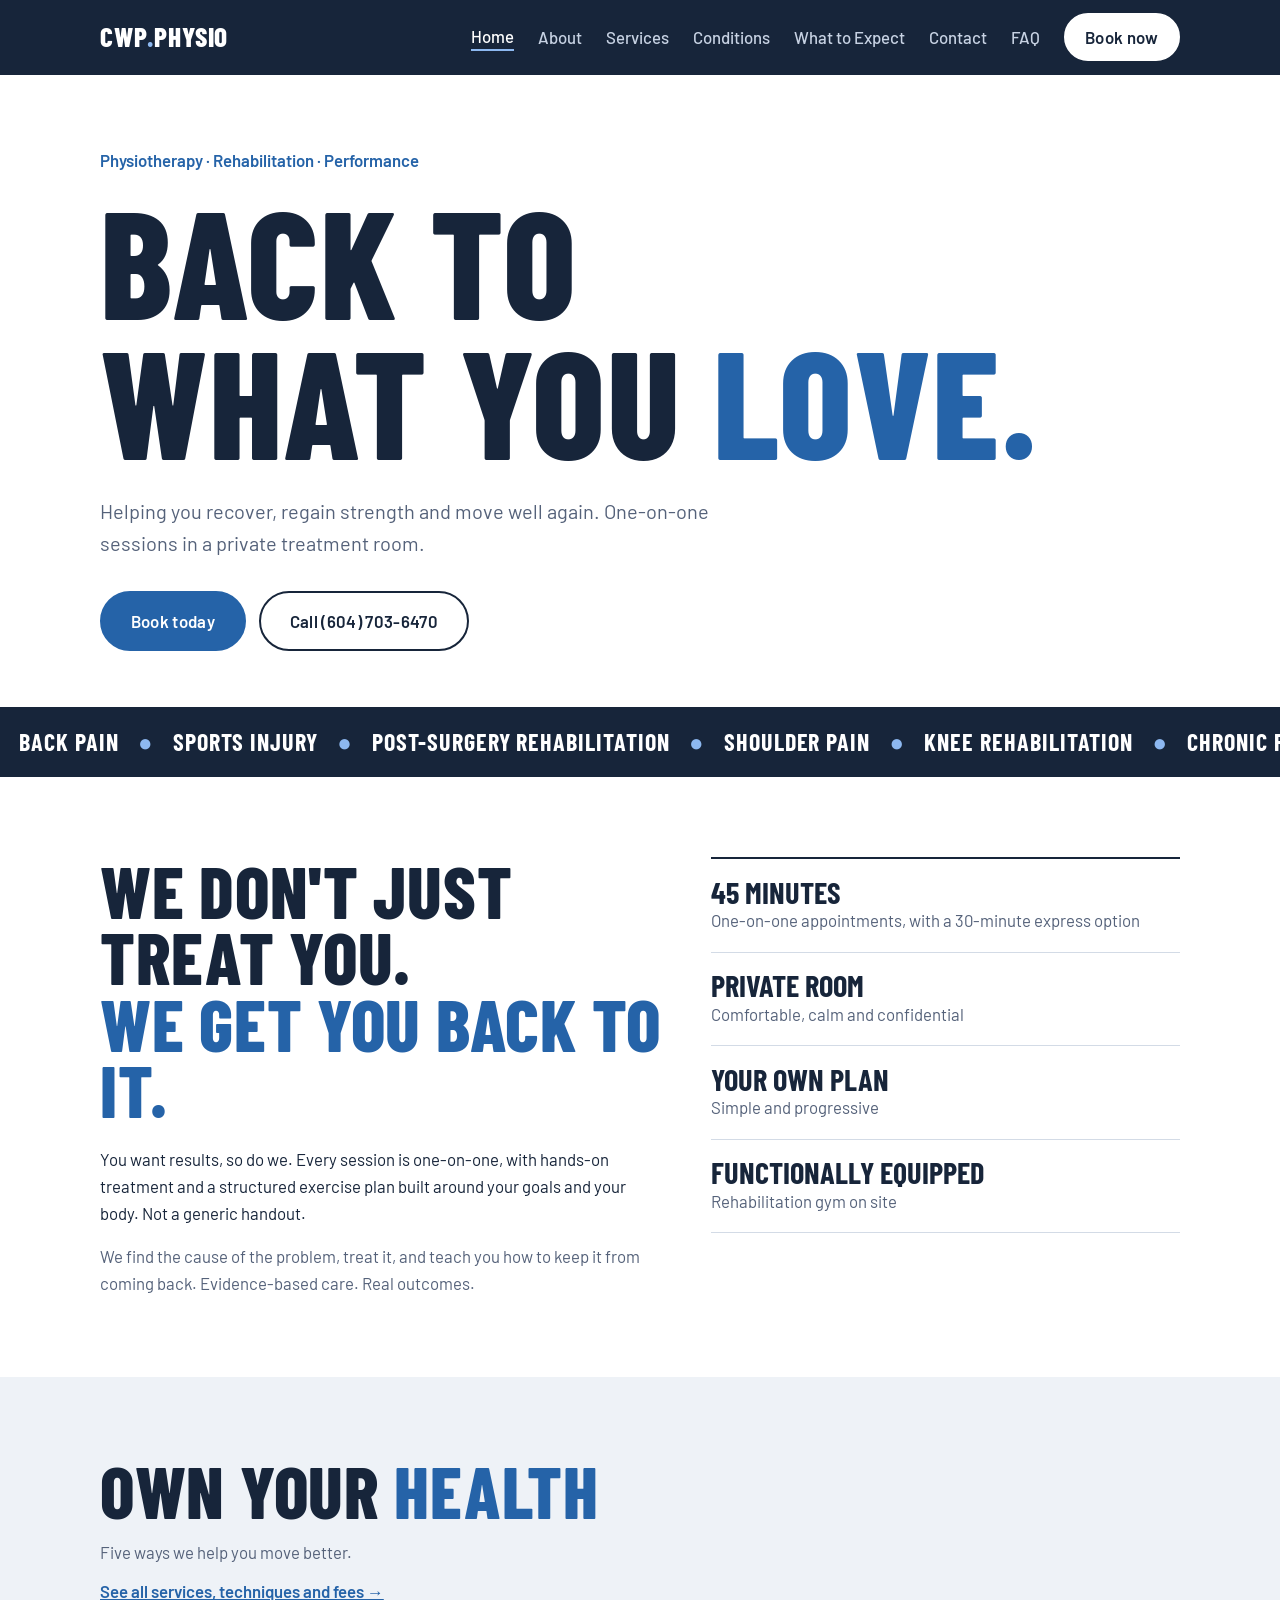
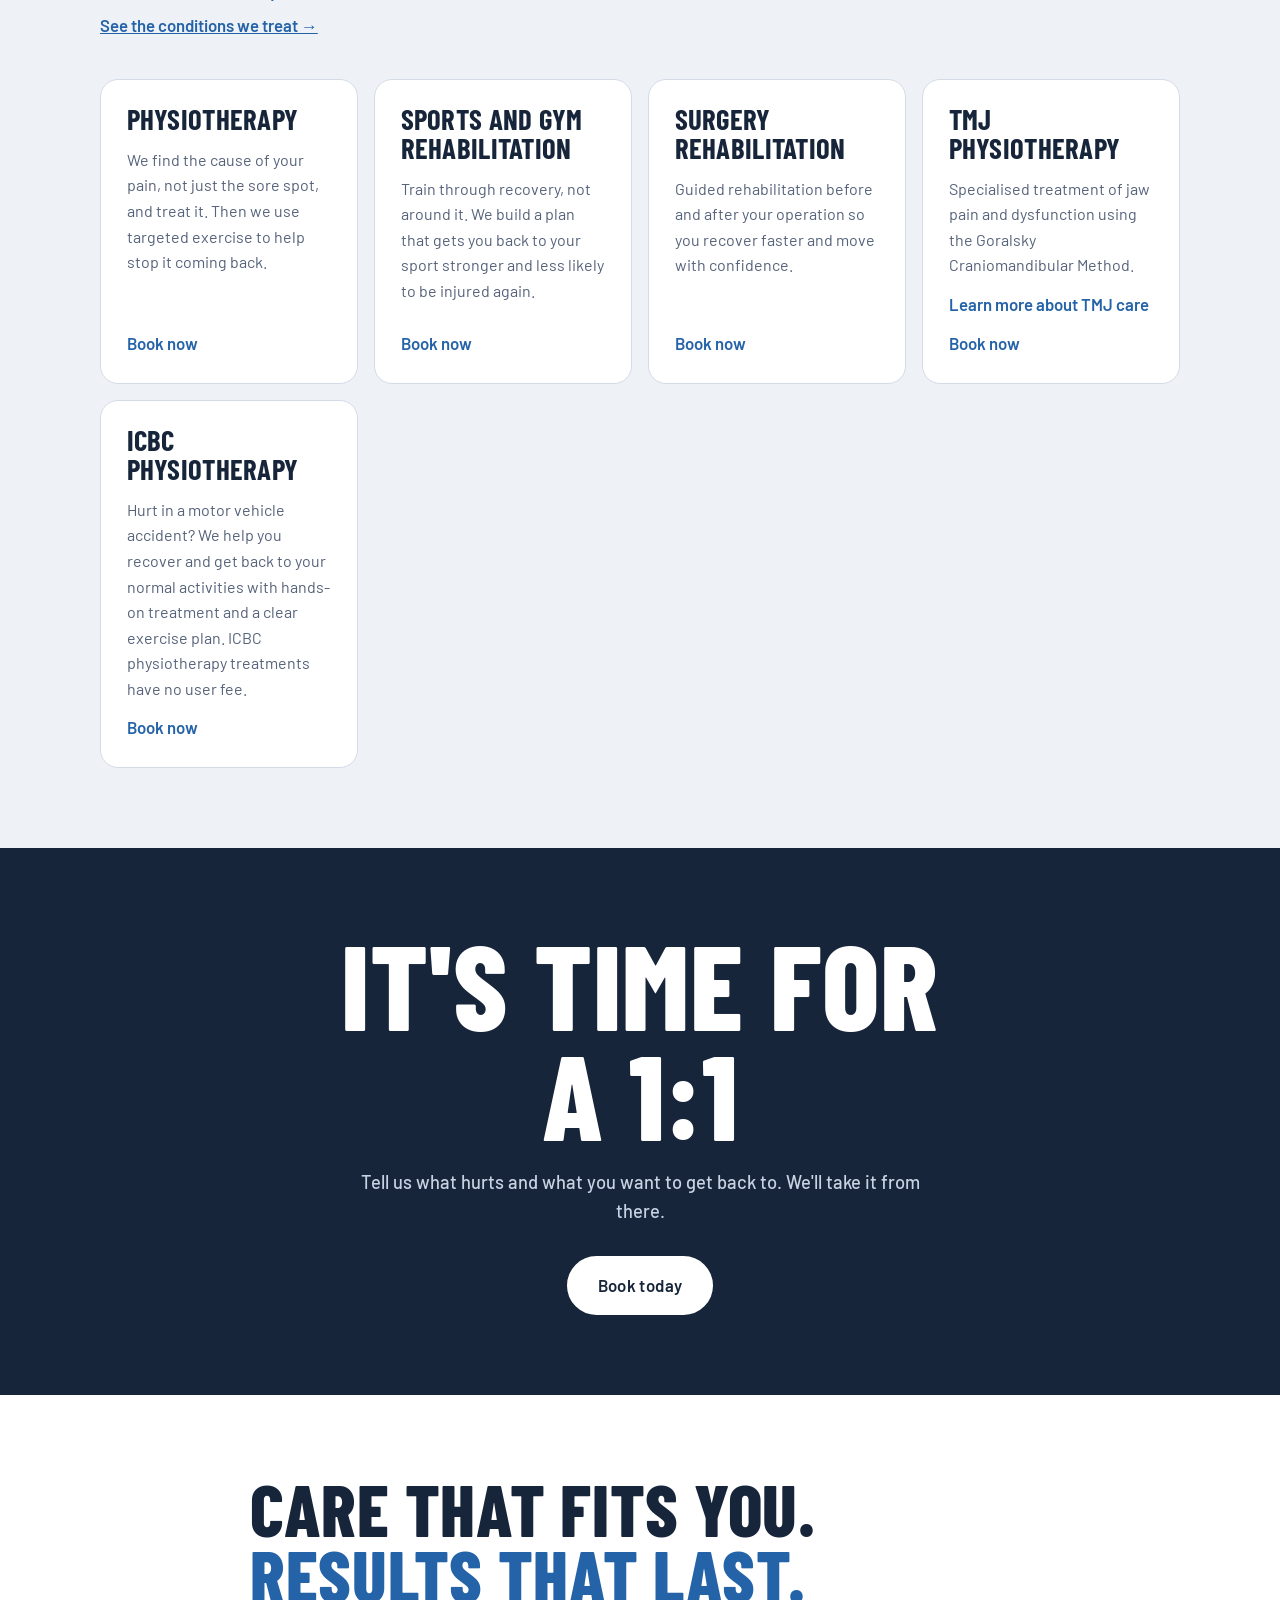
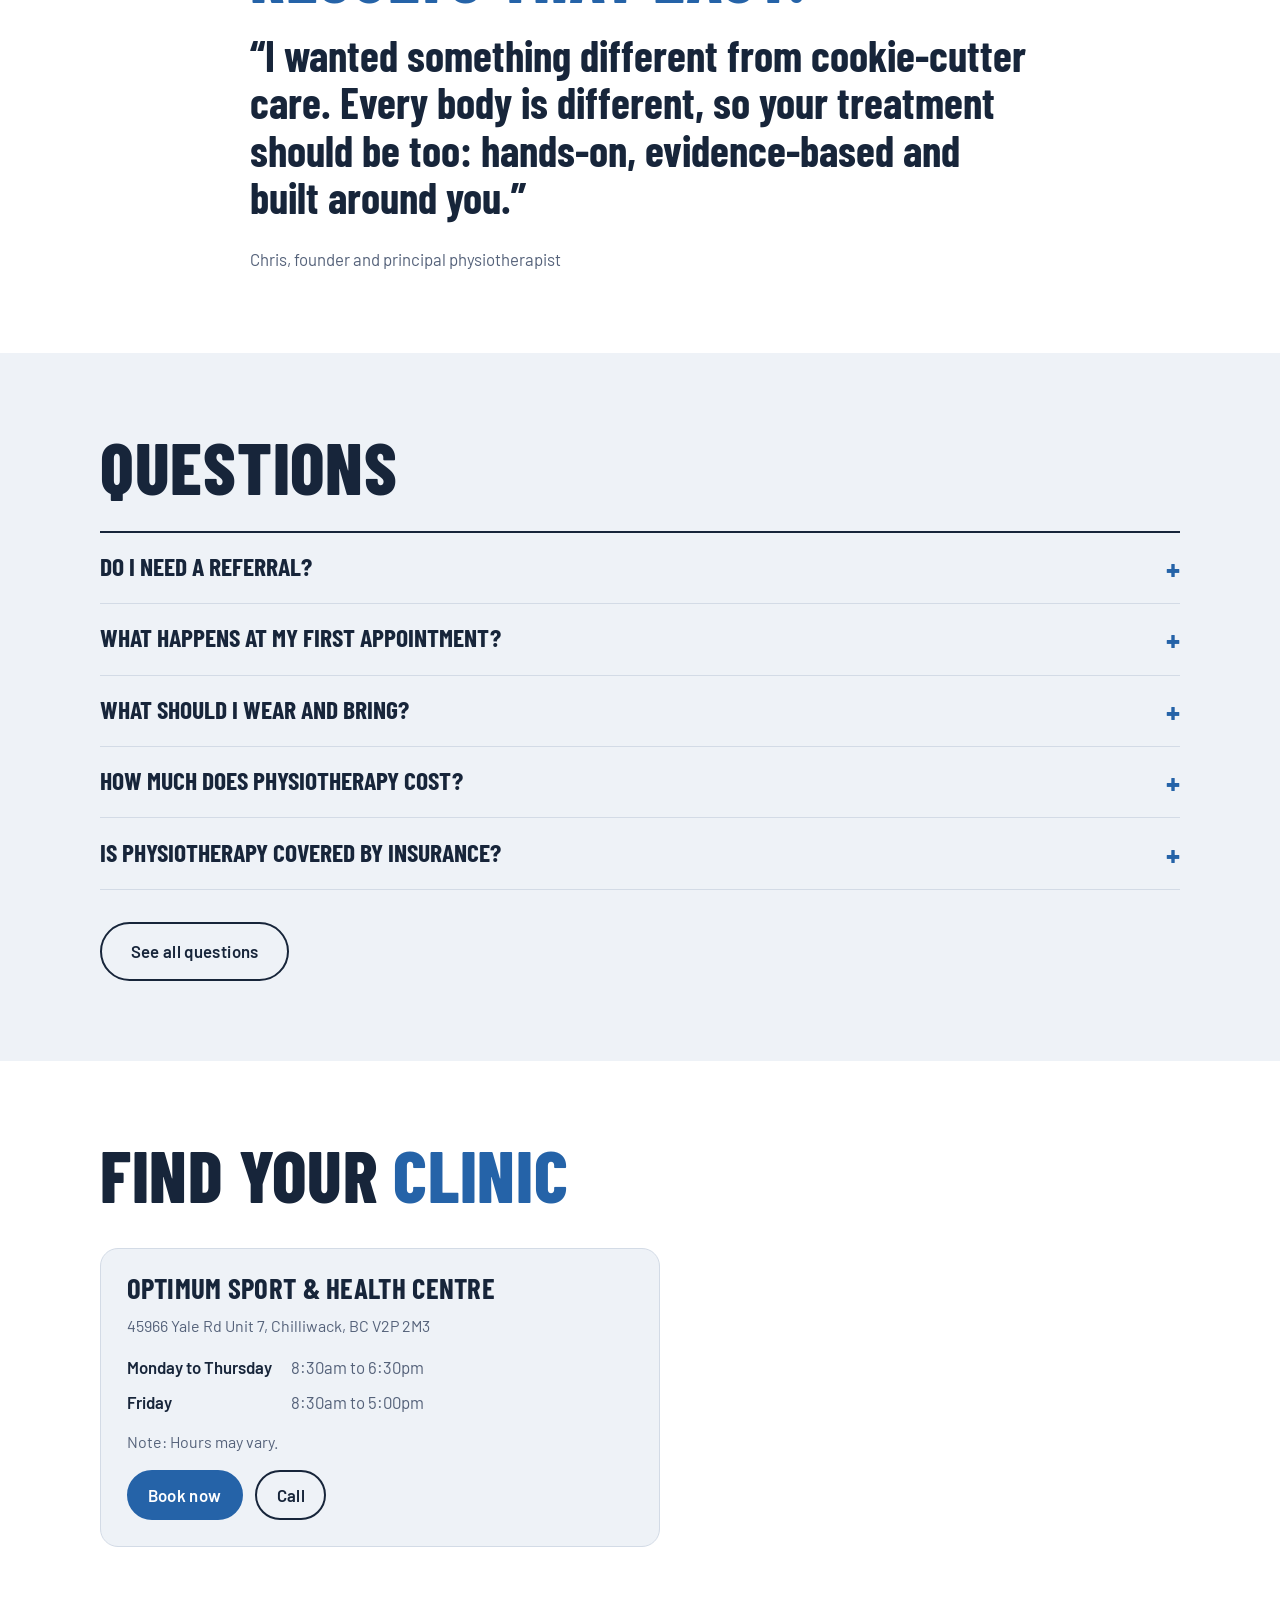
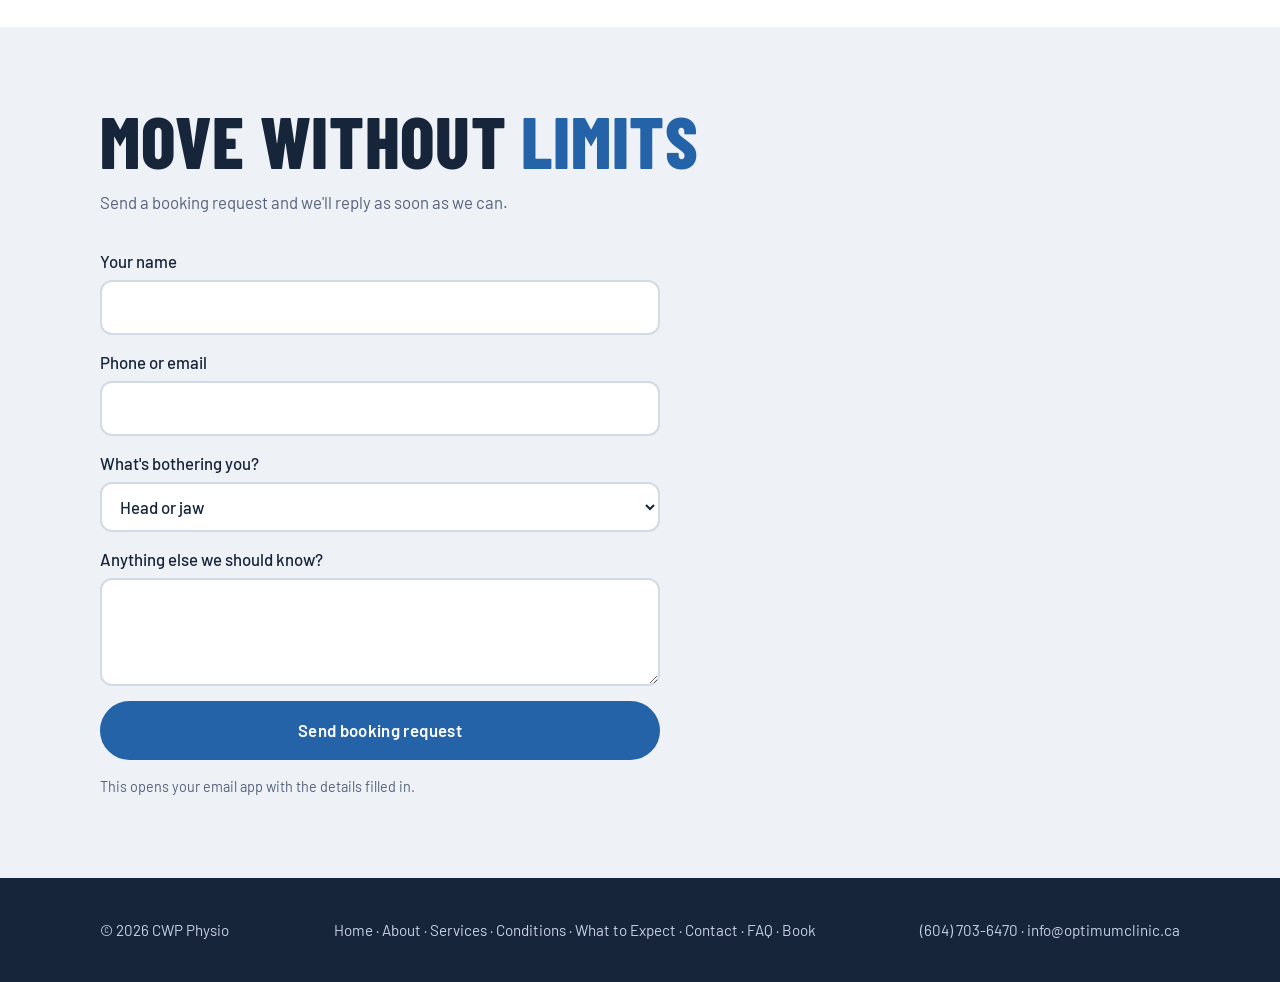
<file: index.html>
<!DOCTYPE html>
<html lang="en">
<head>
<meta charset="UTF-8">
<meta name="viewport" content="width=device-width, initial-scale=1">
<title>CWP Physio | Back to what you love</title>
<meta name="description" content="1-on-1 physiotherapy and rehabilitation in a private room. Book your assessment with CWP Physio.">
<link rel="preconnect" href="https://fonts.googleapis.com">
<link rel="preconnect" href="https://fonts.gstatic.com" crossorigin>
<link href="https://fonts.googleapis.com/css2?family=Barlow+Condensed:wght@700;800&family=Barlow:wght@400;500;600&display=swap" rel="stylesheet">
<link rel="stylesheet" href="styles.css">
<script src="menu.js" defer></script>
</head>
<body>
<header>
  <div class="wrap">
    <a class="logo" href="#top">CWP<span class="hot">.</span>Physio</a>
    <nav aria-label="Main">
      <a href="index.html#top" aria-current="page">Home</a>
      <a href="about.html">About</a>
      <a href="services.html">Services</a>
      <a href="conditions.html">Conditions</a>
      <a href="what-to-expect.html">What to Expect</a>
      <a href="locations.html">Contact</a>
      <a href="faq.html">FAQ</a>
      <a class="btn" href="https://optimumclinic.janeapp.com/#/staff_member/48" target="_blank" rel="noopener">Book now</a>
    </nav>
  </div>
</header>

<main id="top">
<div class="hero">
  <div class="wrap">
    <p class="tag">Physiotherapy &middot; Rehabilitation &middot; Performance</p>
    <h1>Back to<br>what you <span class="hot">love.</span></h1>
    <p class="lead">Helping you recover, regain strength and move well again. One-on-one sessions in a private treatment room.</p>
    <div class="cta">
      <a class="btn" href="https://optimumclinic.janeapp.com/#/staff_member/48" target="_blank" rel="noopener">Book today</a>
      <a class="btn ghost" href="tel:+16047036470">Call (604) 703-6470</a>
    </div>
  </div>
</div>

<div class="ticker" aria-hidden="true">
  <div>
    <span>Back pain</span><i>&#9679;</i><span>Sports injury</span><i>&#9679;</i><span>Post-surgery rehabilitation</span><i>&#9679;</i><span>Shoulder pain</span><i>&#9679;</i><span>Knee rehabilitation</span><i>&#9679;</i><span>Chronic pain</span><i>&#9679;</i><span>TMJ pain</span><i>&#9679;</i><span>Car accident injuries</span><i>&#9679;</i>
    <span>Back pain</span><i>&#9679;</i><span>Sports injury</span><i>&#9679;</i><span>Post-surgery rehabilitation</span><i>&#9679;</i><span>Shoulder pain</span><i>&#9679;</i><span>Knee rehabilitation</span><i>&#9679;</i><span>Chronic pain</span><i>&#9679;</i><span>TMJ pain</span><i>&#9679;</i><span>Car accident injuries</span><i>&#9679;</i>
  </div>
</div>

<section>
  <div class="wrap intro">
    <div>
      <h2>We don't just treat you.<br><span class="hot">We get you back to it.</span></h2>
      <p style="margin-top:1.5rem">You want results, so do we. Every session is one-on-one, with hands-on treatment and a structured exercise plan built around your goals and your body. Not a generic handout.</p>
      <p>We find the cause of the problem, treat it, and teach you how to keep it from coming back. Evidence-based care. Real outcomes.</p>
    </div>
    <div class="proof">
      <div><strong>45 minutes</strong><span>One-on-one appointments, with a 30-minute express option</span></div>
      <div><strong>Private Room</strong><span>Comfortable, calm and confidential</span></div>
      <div><strong>Your own plan</strong><span>Simple and progressive</span></div>
      <div><strong>Functionally equipped</strong><span>Rehabilitation gym on site</span></div>
    </div>
  </div>
</section>

<section id="services" style="background:var(--bg2)">
  <div class="wrap">
    <h2>Own your <span class="hot">health</span></h2>
    <p style="color:var(--mute);margin-top:1rem">Five ways we help you move better.</p>
    <p style="margin-top:.8rem"><a href="services.html" style="color:var(--hot);font-weight:600">See all services, techniques and fees &rarr;</a></p>
    <p style="margin-top:.4rem"><a href="conditions.html" style="color:var(--hot);font-weight:600">See the conditions we treat &rarr;</a></p>
    <div class="tiles">
      <div class="tile" style="background:var(--bg)"><h3>Physiotherapy</h3><p>We find the cause of your pain, not just the sore spot, and treat it. Then we use targeted exercise to help stop it coming back.</p><a href="https://optimumclinic.janeapp.com/#/staff_member/48" target="_blank" rel="noopener">Book now</a></div>
      <div class="tile" style="background:var(--bg)"><h3>Sports and gym rehabilitation</h3><p>Train through recovery, not around it. We build a plan that gets you back to your sport stronger and less likely to be injured again.</p><a href="https://optimumclinic.janeapp.com/#/staff_member/48" target="_blank" rel="noopener">Book now</a></div>
      <div class="tile" style="background:var(--bg)"><h3>Surgery rehabilitation</h3><p>Guided rehabilitation before and after your operation so you recover faster and move with confidence.</p><a href="https://optimumclinic.janeapp.com/#/staff_member/48" target="_blank" rel="noopener">Book now</a></div>
      <div class="tile" style="background:var(--bg)"><h3>TMJ Physiotherapy</h3><p>Specialised treatment of jaw pain and dysfunction using the Goralsky Craniomandibular Method.</p><a href="tmj.html">Learn more about TMJ care</a><a href="https://optimumclinic.janeapp.com/#/staff_member/48" target="_blank" rel="noopener">Book now</a></div>
      <div class="tile" style="background:var(--bg)"><h3>ICBC Physiotherapy</h3><p>Hurt in a motor vehicle accident? We help you recover and get back to your normal activities with hands-on treatment and a clear exercise plan. ICBC physiotherapy treatments have no user fee.</p><a href="https://optimumclinic.janeapp.com/#/staff_member/48" target="_blank" rel="noopener">Book now</a></div>
          </div>
  </div>
</section>

<div class="band">
  <div class="wrap">
    <h2>It's time for<br>a 1:1</h2>
    <p>Tell us what hurts and what you want to get back to. We'll take it from there.</p>
    <a class="btn" href="https://optimumclinic.janeapp.com/#/staff_member/48" target="_blank" rel="noopener">Book today</a>
  </div>
</div>

<section id="story">
  <div class="wrap quote">
    <h2>Care that fits you.<br><span class="hot">Results that last.</span></h2>
    <blockquote>&ldquo;I wanted something different from cookie-cutter care. Every body is different, so your treatment should be too: hands-on, evidence-based and built around you.&rdquo;</blockquote>
    <cite>Chris, founder and principal physiotherapist</cite>
  </div>
</section>

<section id="faq" class="faq" style="background:var(--bg2)">
  <div class="wrap">
    <h2>Questions</h2>
    <div style="margin-top:2rem;border-top:2px solid var(--bone)">
      <details><summary>Do I need a referral?</summary><p>No. You can book directly with us. If you are claiming through insurance, check with your provider first in case they have their own requirements.</p></details>
      <details><summary>What happens at my first appointment?</summary><p>We talk through your history, examine how you move, explain what we find, start treatment and give you your first exercises. Your first visit is usually 45 minutes, or 60 minutes for TMJ physiotherapy. A 30-minute express initial visit is also available if you would like to be seen sooner. See more on our <a href="what-to-expect.html" style="color:var(--hot)">What to Expect page</a>.</p></details>
      <details><summary>What should I wear and bring?</summary><p>Wear clothes that let you move easily and give us access to the sore area, such as shorts for a hip, knee, ankle or foot issue, a tank top or sports bra for a shoulder or neck issue, or a loose t-shirt for back or posture issues. Bring your usual running or gym shoes and any orthotics or assistive devices you use, your insurance details, your ICBC claim number if it applies, any scans or reports, and a list of your current medications. After you book, your intake forms are emailed to you, so please complete them before your visit or arrive 10 minutes early. See the full list on our <a href="what-to-expect.html#before-you-come-in" style="color:var(--hot)">What to Expect page</a>.</p></details>
      <details><summary>How much does physiotherapy cost?</summary><p>It varies by service, such as physiotherapy, TMJ physiotherapy, shockwave therapy and ICBC. <a href="services.html#fees" style="color:var(--hot)">Click here to see our updated price guidelines</a> on the Services page, including visit lengths and what is covered.</p></details>
      <details><summary>Is physiotherapy covered by insurance?</summary><p>Many extended health plans cover physiotherapy, but coverage varies, so check your annual limit and what your plan requires. ICBC physiotherapy treatments have no user fee. We are unable to provide physiotherapy for WorkSafeBC claims. If you are unsure about billing, call us on (604) 703-6470 and we will help.</p></details>
    </div>
    <p style="margin-top:2rem"><a class="btn ghost" href="faq.html">See all questions</a></p>
  </div>
</section>

<section id="locations">
  <div class="wrap">
    <h2>Find your <span class="hot">clinic</span></h2>
    <div class="locs" style="grid-template-columns:minmax(0,560px)">
      <div class="loc"><h3>Optimum Sport &amp; Health Centre</h3><p>45966 Yale Rd Unit 7, Chilliwack, BC V2P 2M3</p><dl style="margin-top:1rem"><dt>Monday to Thursday</dt><dd>8:30am to 6:30pm</dd><dt>Friday</dt><dd>8:30am to 5:00pm</dd></dl><p class="note" style="margin-top:.8rem">Note: Hours may vary.</p><div class="cta"><a class="btn" href="https://optimumclinic.janeapp.com/#/staff_member/48" target="_blank" rel="noopener">Book now</a><a class="btn ghost" href="tel:+16047036470">Call</a></div></div>
    </div>
  </div>
</section>

<section id="book" style="background:var(--bg2)">
  <div class="wrap">
    <h2>Move without <span class="hot">limits</span></h2>
    <p style="color:var(--mute);margin-top:1rem">Send a booking request and we'll reply as soon as we can.</p>
    <form id="bookform">
      <label>Your name<input name="name" required autocomplete="name"></label>
      <label>Phone or email<input name="contact" required></label>
      <label>What's bothering you?
        <select name="area"><option>Head or jaw</option><option>Neck, mid back, low back</option><option>Shoulder, forearm, or hand</option><option>Hip</option><option>Knee</option><option>Foot or ankle</option><option>After surgery</option><option>After motor vehicle accident</option><option>Something Else? Detail below</option></select>
      </label>
      <label>Anything else we should know?<textarea name="msg" rows="3"></textarea></label>
      <button class="btn" type="submit">Send booking request</button>
      <p class="note">This opens your email app with the details filled in.</p>
    </form>
  </div>
</section>
</main>

<footer class="site">
  <div class="wrap">
    <span>&copy; 2026 CWP Physio</span>
    <span><a href="index.html#top">Home</a> &middot; <a href="about.html">About</a> &middot; <a href="services.html">Services</a> &middot; <a href="conditions.html">Conditions</a> &middot; <a href="what-to-expect.html">What to Expect</a> &middot; <a href="locations.html">Contact</a> &middot; <a href="faq.html">FAQ</a> &middot; <a href="book.html">Book</a></span>
    <span><a href="tel:+16047036470">(604) 703-6470</a> &middot; <a href="mailto:info@optimumclinic.ca">info@optimumclinic.ca</a></span>
  </div>
</footer>

<script>
document.getElementById("bookform").addEventListener("submit",function(e){
  e.preventDefault();
  var f=new FormData(e.target);
  var body="Name: "+f.get("name")+"\nContact: "+f.get("contact")+"\nArea: "+f.get("area")+"\n\n"+f.get("msg");
  location.href="mailto:info@optimumclinic.ca?subject="+encodeURIComponent("Booking request")+"&body="+encodeURIComponent(body);
});
</script>
</body>
</html>
</file>
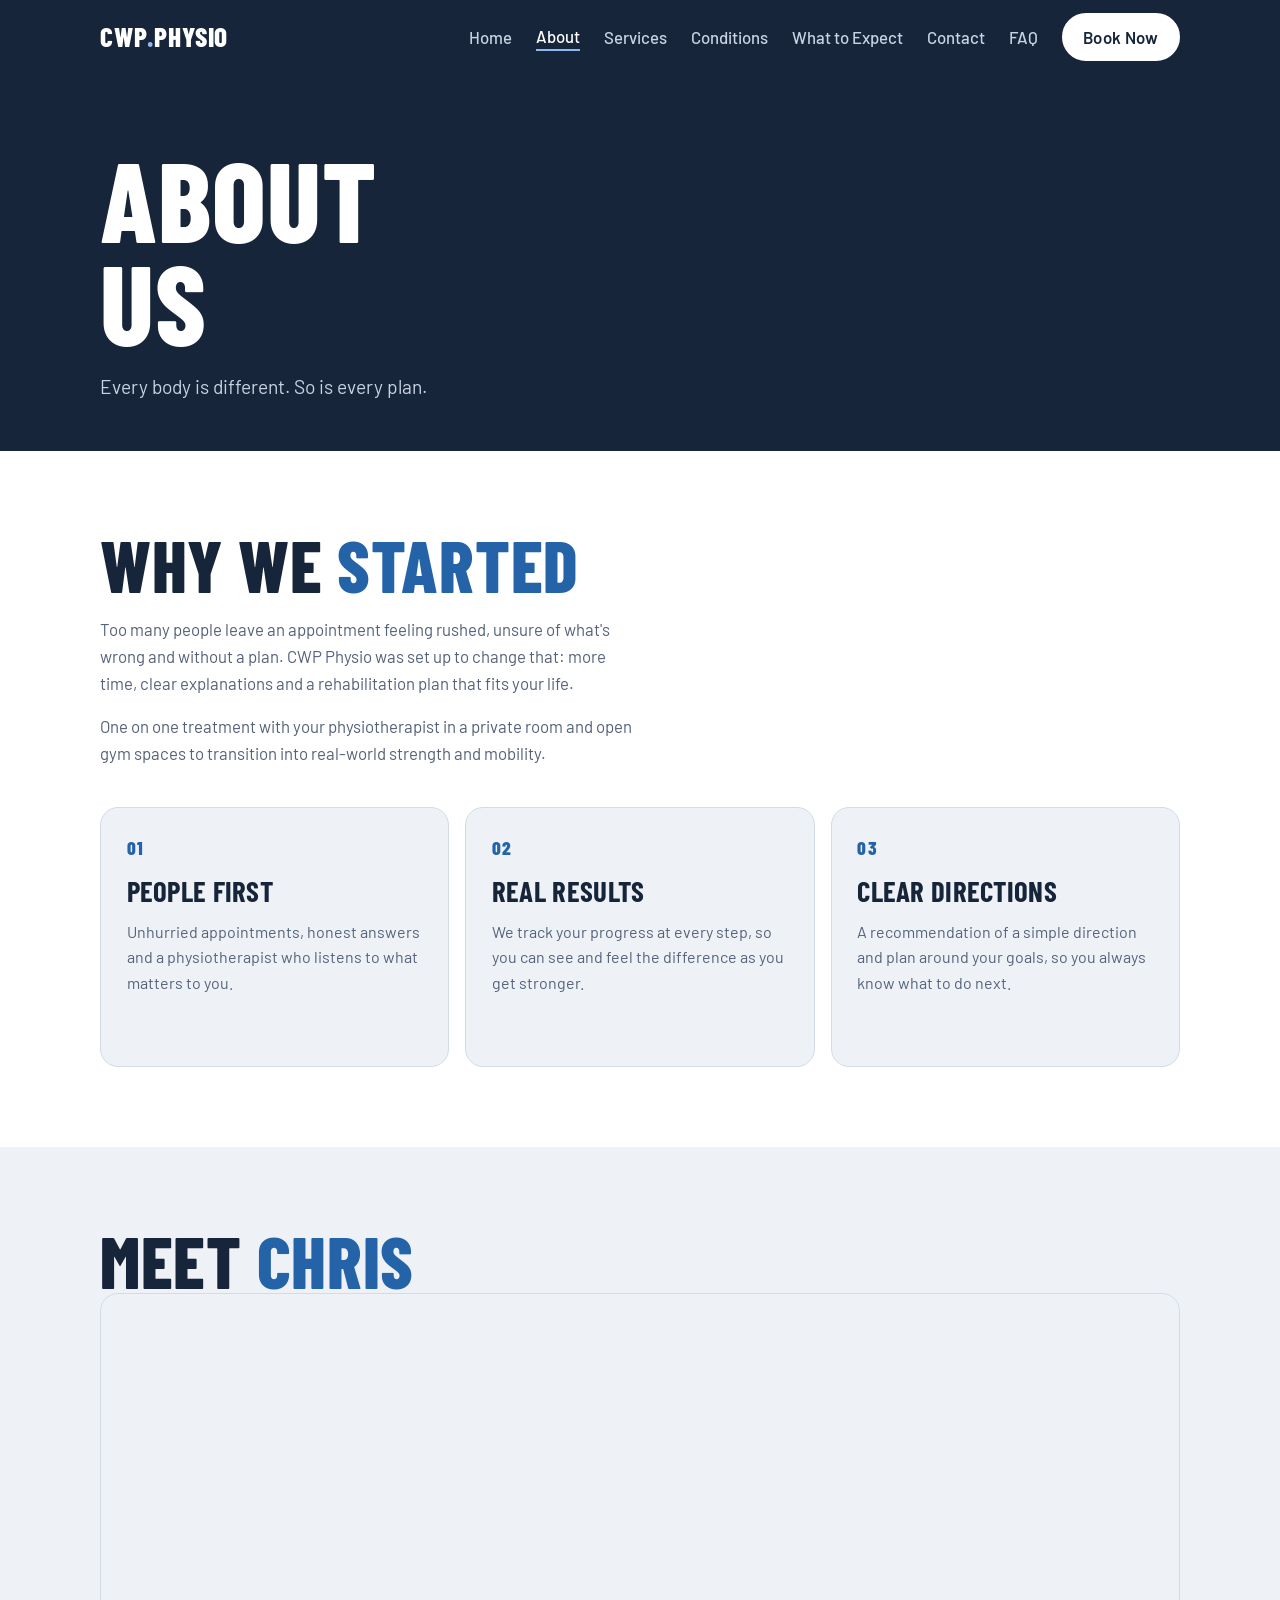
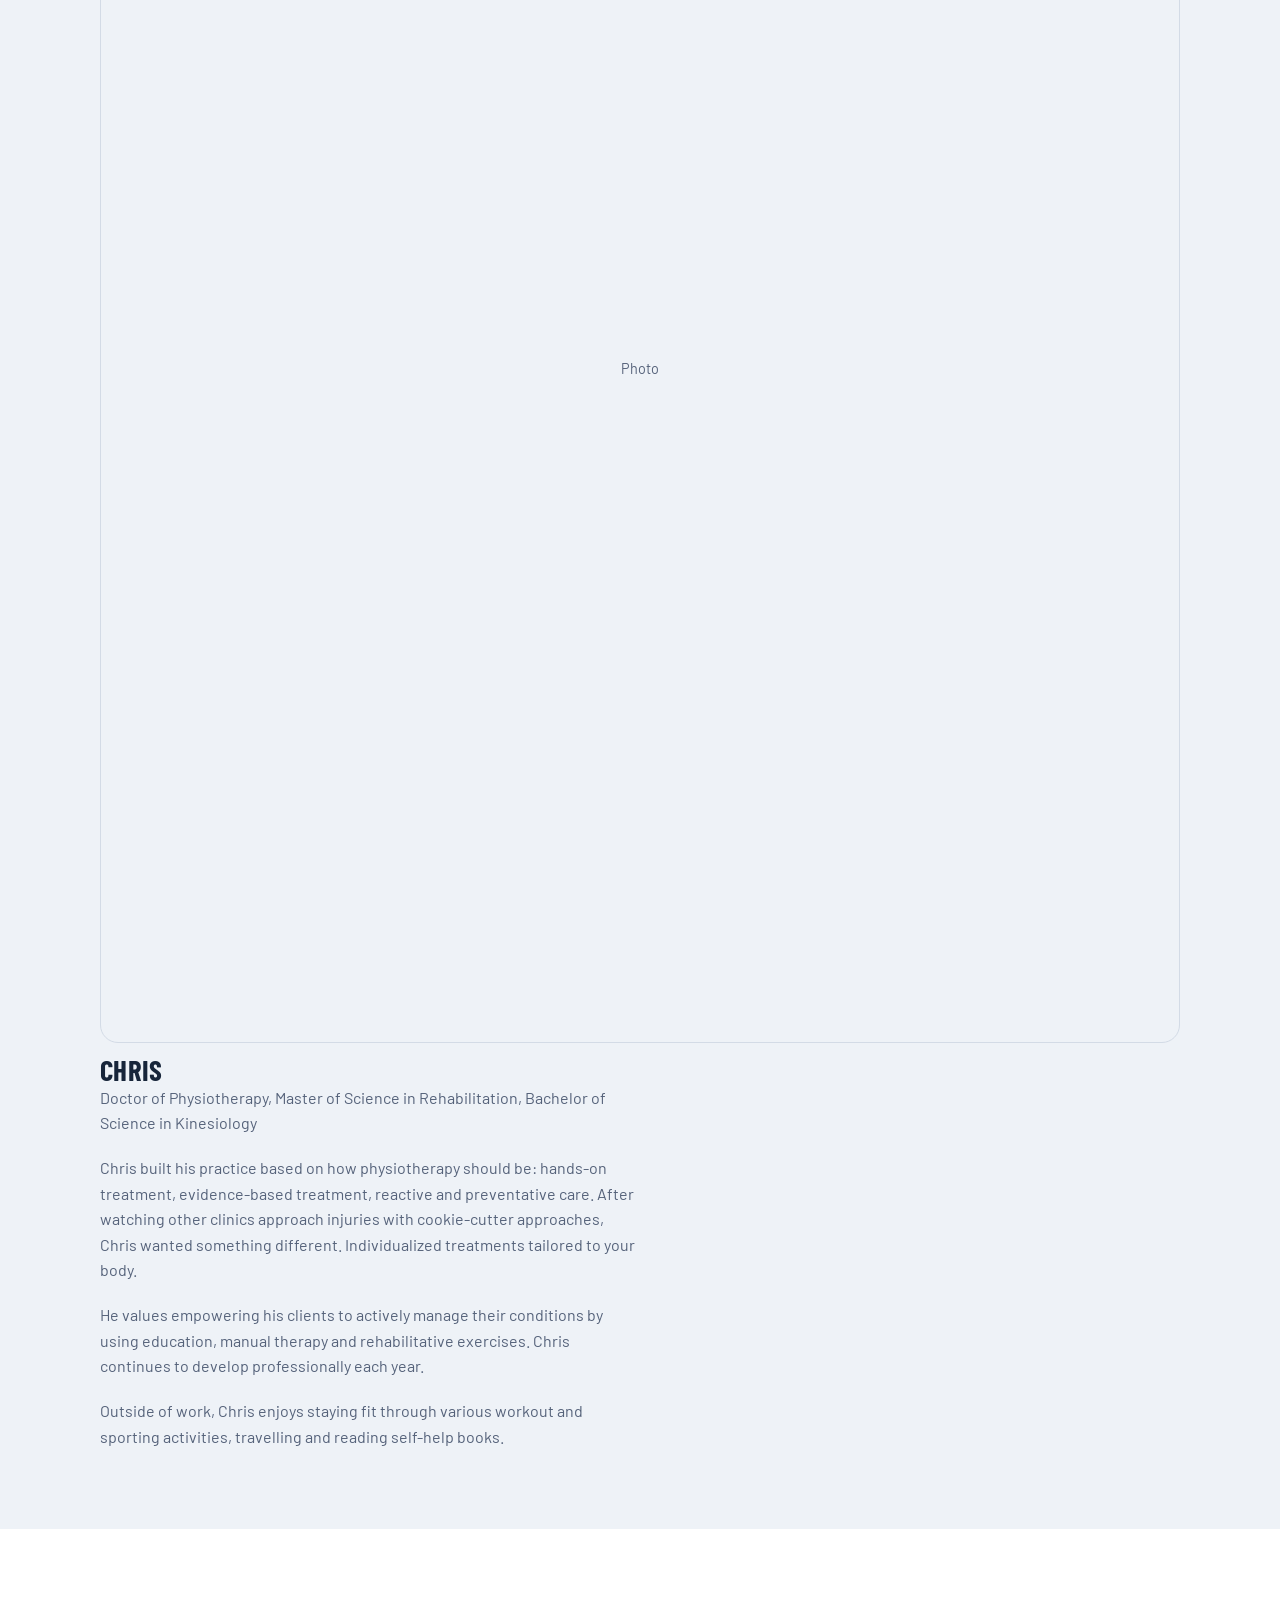
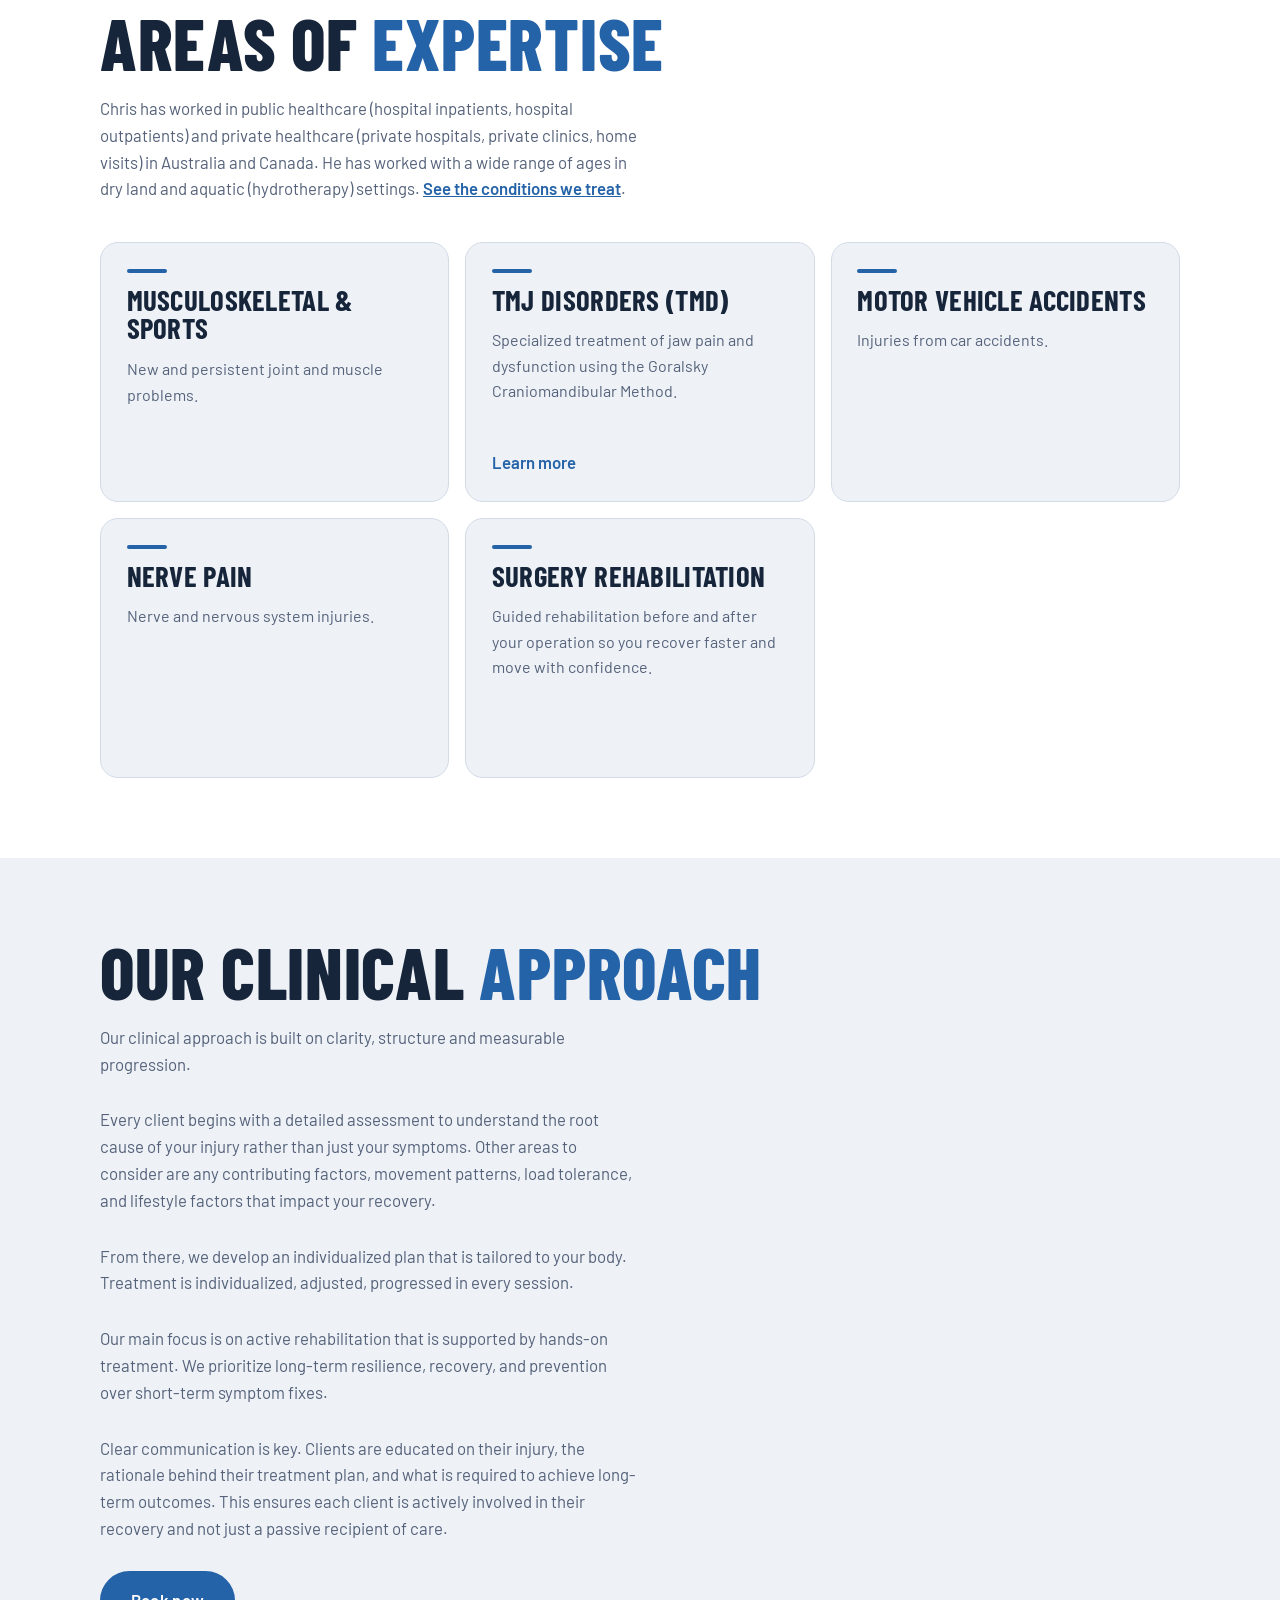
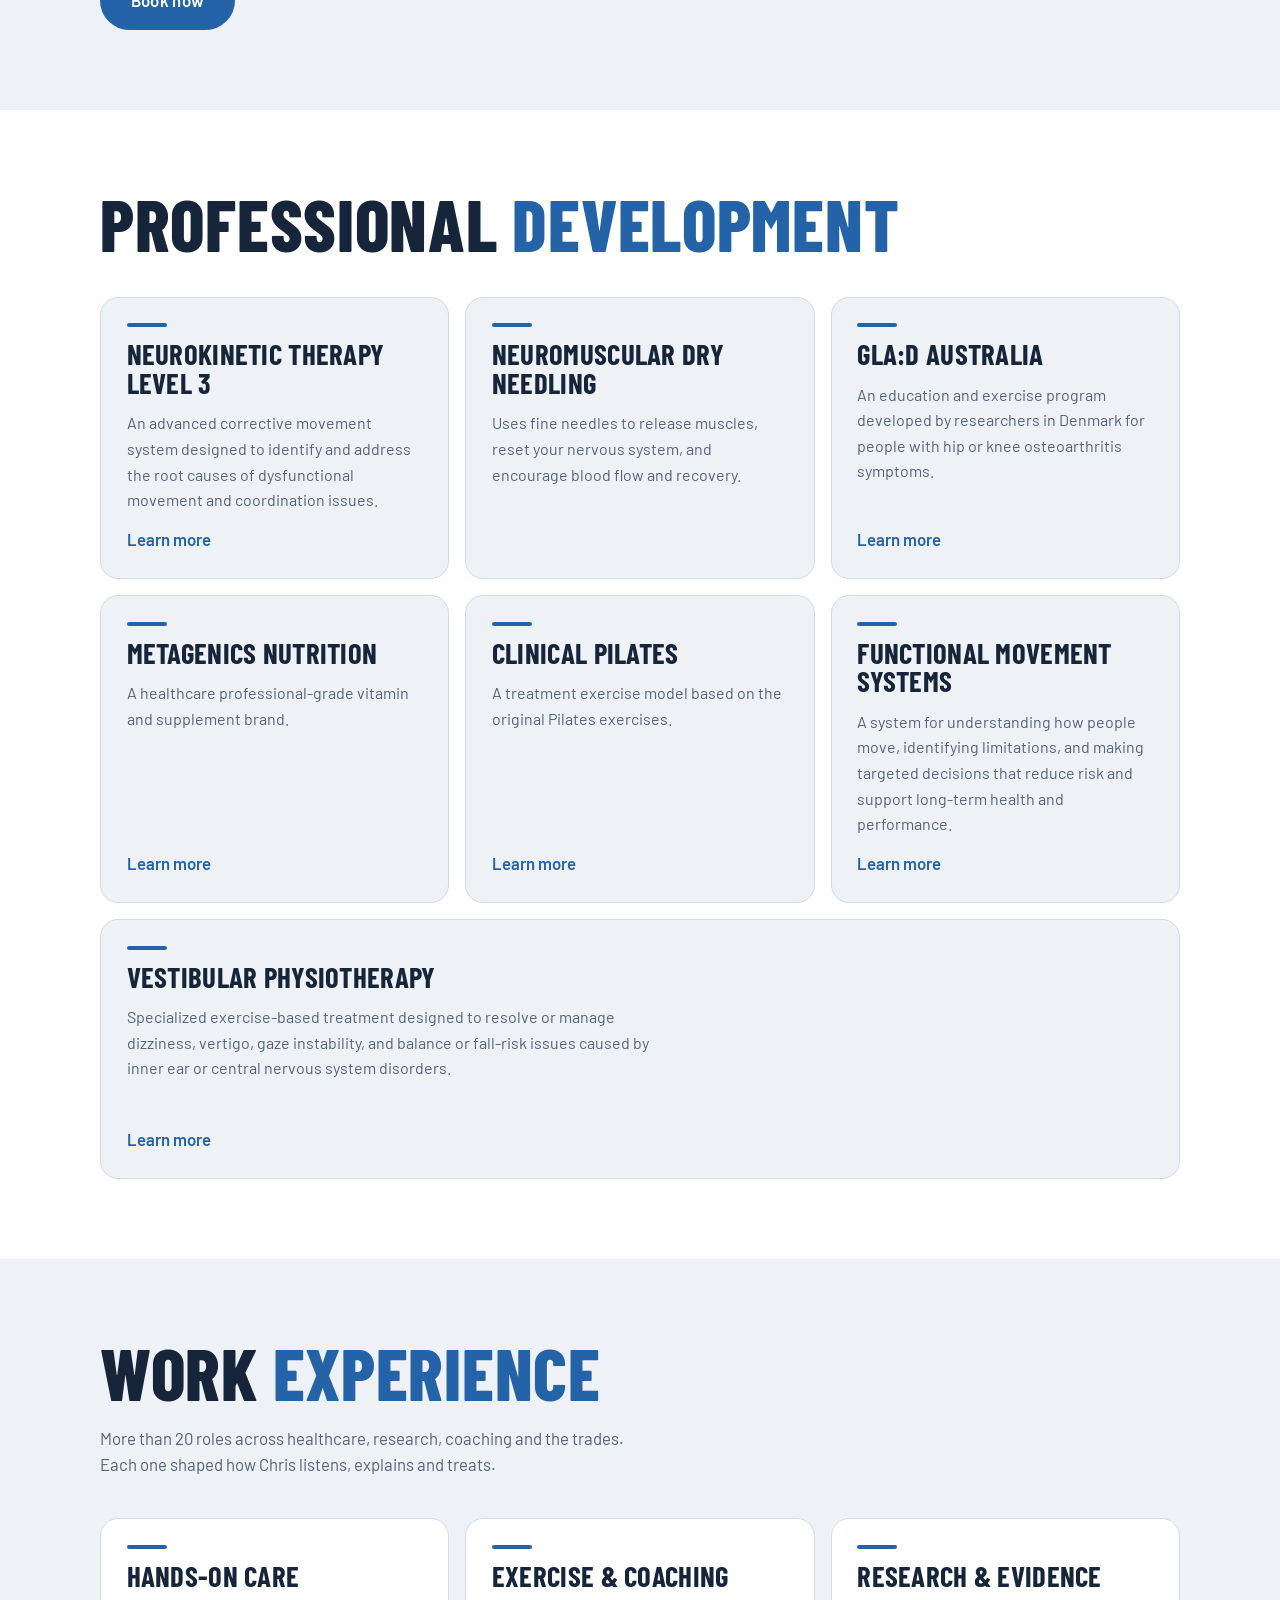
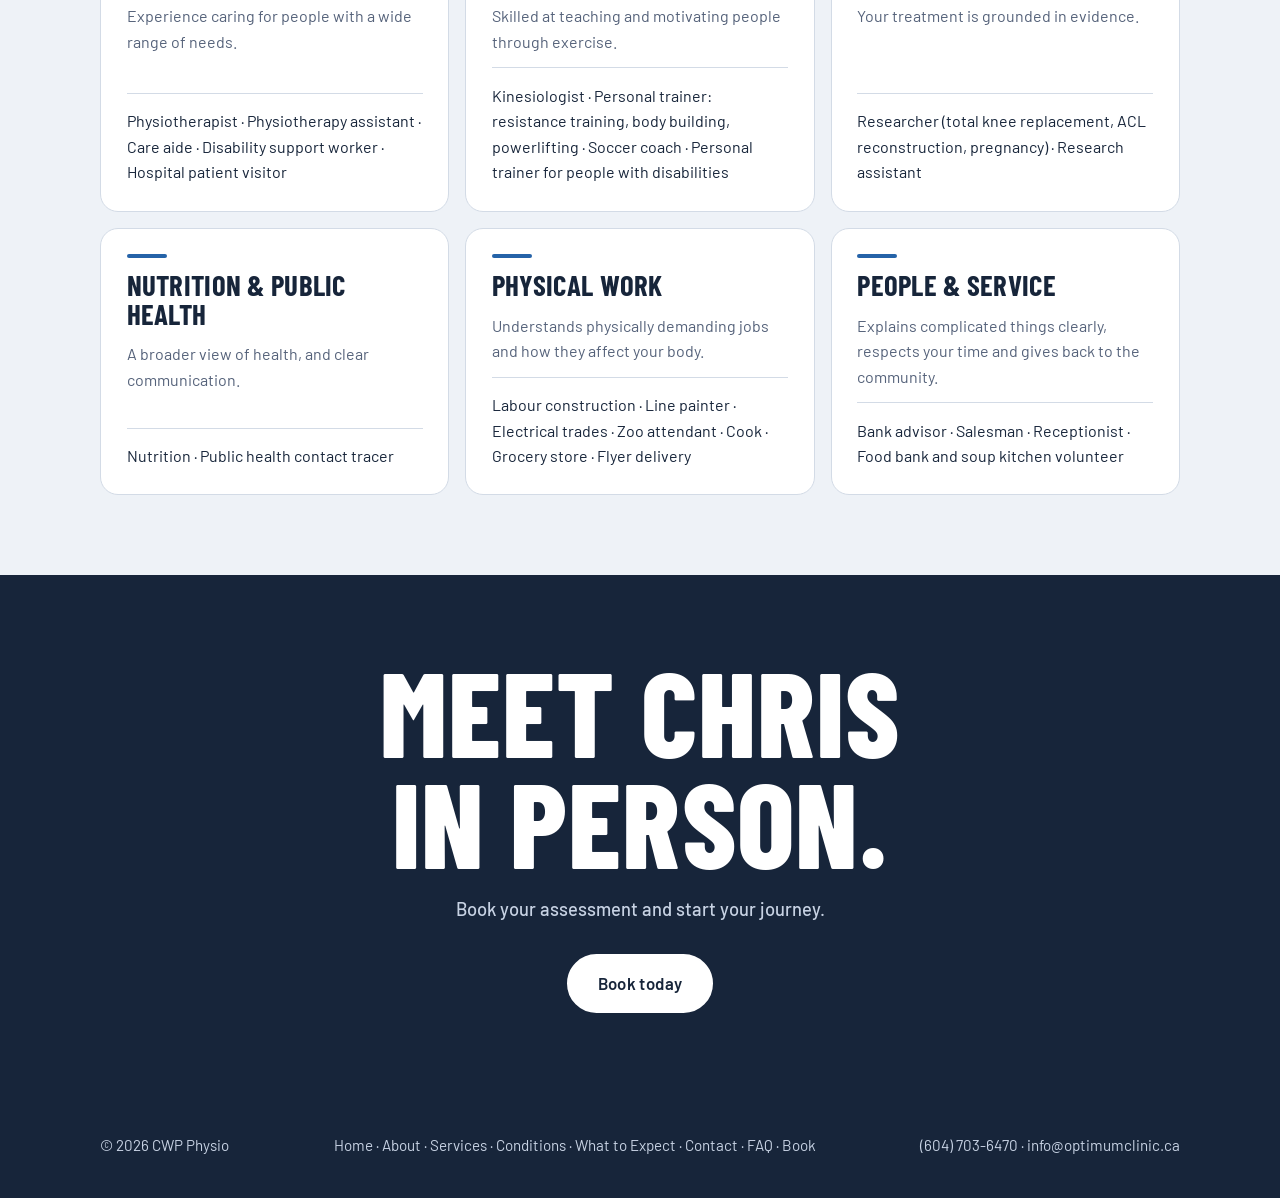
<file: about.html>
<!DOCTYPE html>
<html lang="en">
<head>
<meta charset="UTF-8">
<meta name="viewport" content="width=device-width, initial-scale=1">
<title>About | CWP Physio</title>
<meta name="description" content="Our story, values and team.">
<link rel="preconnect" href="https://fonts.googleapis.com">
<link rel="preconnect" href="https://fonts.gstatic.com" crossorigin>
<link href="https://fonts.googleapis.com/css2?family=Barlow+Condensed:wght@700;800&family=Barlow:wght@400;500;600&display=swap" rel="stylesheet">
<link rel="stylesheet" href="styles.css">
<script src="menu.js" defer></script>
<style>
.roles{margin-top:auto;padding-top:.9rem;border-top:1px solid var(--line);font-size:.95rem;color:var(--bone) !important;flex:none !important}
.num{font-family:var(--head);font-weight:800;font-size:1.2rem;letter-spacing:.08em;color:var(--hot)}
.bar{display:block;width:2.5rem;height:4px;border-radius:2px;background:var(--hot)}
</style>
</head>
<body>
<header>
  <div class="wrap">
    <a class="logo" href="index.html">CWP<span class="hot">.</span>Physio</a>
    <nav aria-label="Main">
      <a href="index.html#top">Home</a>
      <a href="about.html" aria-current="page">About</a>
      <a href="services.html">Services</a>
      <a href="conditions.html">Conditions</a>
      <a href="what-to-expect.html">What to Expect</a>
      <a href="locations.html">Contact</a>
      <a href="faq.html">FAQ</a>
      <a class="btn" href="https://optimumclinic.janeapp.com/#/staff_member/48" target="_blank" rel="noopener">Book Now</a>
    </nav>
  </div>
</header>
<main>
<div class="pagehead"><div class="wrap">
<h1>About<br>us</h1>
<p>Every body is different. So is every plan.</p>
</div></div>
<section><div class="wrap">
<h2>Why we <span class="hot">started</span></h2>
<p style="margin-top:1.2rem;color:var(--mute)">Too many people leave an appointment feeling rushed, unsure of what's wrong and without a plan. CWP Physio was set up to change that: more time, clear explanations and a rehabilitation plan that fits your life.</p>
<p style="margin-top:1rem;color:var(--mute)">One on one treatment with your physiotherapist in a private room and open gym spaces to transition into real-world strength and mobility.</p>
<div class="values">
<div class="tile"><span class="num">01</span><h3>People first</h3><p>Unhurried appointments, honest answers and a physiotherapist who listens to what matters to you.</p></div>
<div class="tile"><span class="num">02</span><h3>Real results</h3><p>We track your progress at every step, so you can see and feel the difference as you get stronger.</p></div>
<div class="tile"><span class="num">03</span><h3>Clear directions</h3><p>A recommendation of a simple direction and plan around your goals, so you always know what to do next.</p></div>
</div></div></section>
<section style="background:var(--bg2)"><div class="wrap">
<h2>Meet <span class="hot">Chris</span></h2>
<div class="Chris">
<div class="person"><div class="ph">Photo</div><h3>Chris</h3><p>Doctor of Physiotherapy, Master of Science in Rehabilitation, Bachelor of Science in Kinesiology</p>
<p style="margin-top:1.2rem;color:var(--mute)">Chris built his practice based on how physiotherapy should be: hands-on treatment, evidence-based treatment, reactive and preventative care. After watching other clinics approach injuries with cookie-cutter approaches, Chris wanted something different. Individualized treatments tailored to your body.</p>
<p style="margin-top:1.2rem;color:var(--mute)">He values empowering his clients to actively manage their conditions by using education, manual therapy and rehabilitative exercises. Chris continues to develop professionally each year.</p>
<p style="margin-top:1.2rem;color:var(--mute)">Outside of work, Chris enjoys staying fit through various workout and sporting activities, travelling and reading self-help books.</p>
</div>
</div></div></section>
<section><div class="wrap">
<h2>Areas of <span class="hot">expertise</span></h2>
<p style="margin-top:1.2rem;color:var(--mute)">Chris has worked in public healthcare (hospital inpatients, hospital outpatients) and private healthcare (private hospitals, private clinics, home visits) in Australia and Canada. He has worked with a wide range of ages in dry land and aquatic (hydrotherapy) settings. <a href="conditions.html" style="color:var(--hot);font-weight:600">See the conditions we treat</a>.</p>
<div class="tiles" style="grid-template-columns:repeat(auto-fit,minmax(min(100%,300px),1fr))">
<div class="tile"><span class="bar"></span><h3>Musculoskeletal &amp; Sports</h3><p>New and persistent joint and muscle problems.</p></div>
<div class="tile"><span class="bar"></span><h3>TMJ disorders (TMD)</h3><p>Specialized treatment of jaw pain and dysfunction using the Goralsky Craniomandibular Method.</p><a href="tmj.html">Learn more</a></div>
<div class="tile"><span class="bar"></span><h3>Motor Vehicle Accidents</h3><p>Injuries from car accidents.</p></div>
<div class="tile"><span class="bar"></span><h3>Nerve Pain</h3><p>Nerve and nervous system injuries.</p></div>
<div class="tile"><span class="bar"></span><h3>Surgery rehabilitation</h3><p>Guided rehabilitation before and after your operation so you recover faster and move with confidence.</p></div>
</div></div></section>
<section style="background:var(--bg2)"><div class="wrap"><h2>Our Clinical <span class="hot">Approach</span></h2>
<p style="margin:1.2rem 0 1.8rem;color:var(--mute)">Our clinical approach is built on clarity, structure and measurable progression.</p>
<p style="margin:1.2rem 0 1.8rem;color:var(--mute)">Every client begins with a detailed assessment to understand the root cause of your injury rather than just your symptoms. Other areas to consider are any contributing factors, movement patterns, load tolerance, and lifestyle factors that impact your recovery. </p>
<p style="margin:1.2rem 0 1.8rem;color:var(--mute)">From there, we develop an individualized plan that is tailored to your body. Treatment is individualized, adjusted, progressed in every session. </p>
<p style="margin:1.2rem 0 1.8rem;color:var(--mute)">Our main focus is on active rehabilitation that is supported by hands-on treatment. We prioritize long-term resilience, recovery, and prevention over short-term symptom fixes.</p>
  <p style="margin:1.2rem 0 1.8rem;color:var(--mute)">Clear communication is key. Clients are educated on their injury, the rationale behind their treatment plan, and what is required to achieve long-term outcomes. This ensures each client is actively involved in their recovery and not just a passive recipient of care. </p>
<a class="btn" href="https://optimumclinic.janeapp.com/#/staff_member/48" target="_blank" rel="noopener">Book now</a></div></section>
<section><div class="wrap">
<h2>Professional <span class="hot">Development</span></h2>
<div class="tiles" style="grid-template-columns:repeat(auto-fit,minmax(min(100%,280px),1fr))">
<div class="tile"><span class="bar"></span><h3>Neurokinetic Therapy Level 3</h3><p>An advanced corrective movement system designed to identify and address the root causes of dysfunctional movement and coordination issues.</p><a href="https://neurokinetictherapy.com/" target="_blank" rel="noopener">Learn more</a></div>
<div class="tile"><span class="bar"></span><h3>Neuromuscular Dry Needling</h3><p>Uses fine needles to release muscles, reset your nervous system, and encourage blood flow and recovery.</p></div>
<div class="tile"><span class="bar"></span><h3>GLA:D Australia</h3><p>An education and exercise program developed by researchers in Denmark for people with hip or knee osteoarthritis symptoms.</p><a href="https://gladaustralia.com.au/" target="_blank" rel="noopener">Learn more</a></div>
<div class="tile"><span class="bar"></span><h3>Metagenics Nutrition</h3><p>A healthcare professional-grade vitamin and supplement brand.</p><a href="https://www.metagenics.com/en-us/about-us" target="_blank" rel="noopener">Learn more</a></div>
<div class="tile"><span class="bar"></span><h3>Clinical Pilates</h3><p>A treatment exercise model based on the original Pilates exercises.</p><a href="https://clinicalpilates.com/" target="_blank" rel="noopener">Learn more</a></div>
<div class="tile"><span class="bar"></span><h3>Functional Movement Systems</h3><p>A system for understanding how people move, identifying limitations, and making targeted decisions that reduce risk and support long-term health and performance.</p><a href="https://www.functionalmovement.com/" target="_blank" rel="noopener">Learn more</a></div>
<div class="tile" style="grid-column:1/-1"><span class="bar"></span><h3>Vestibular Physiotherapy</h3><p>Specialized exercise-based treatment designed to resolve or manage dizziness, vertigo, gaze instability, and balance or fall-risk issues caused by inner ear or central nervous system disorders.</p><a href="https://vestibular-rehab.com/" target="_blank" rel="noopener">Learn more</a></div>
</div></div></section>
<section style="background:var(--bg2)"><div class="wrap">
<h2>Work <span class="hot">Experience</span></h2>
<p style="margin-top:1.2rem;color:var(--mute)">More than 20 roles across healthcare, research, coaching and the trades. Each one shaped how Chris listens, explains and treats.</p>
<div class="tiles" style="grid-template-columns:repeat(auto-fit,minmax(min(100%,320px),1fr))">
<div class="tile" style="background:var(--bg)"><span class="bar"></span><h3>Hands-on care</h3><p>Experience caring for people with a wide range of needs.</p><p class="roles">Physiotherapist &middot; Physiotherapy assistant &middot; Care aide &middot; Disability support worker &middot; Hospital patient visitor</p></div>
<div class="tile" style="background:var(--bg)"><span class="bar"></span><h3>Exercise &amp; coaching</h3><p>Skilled at teaching and motivating people through exercise.</p><p class="roles">Kinesiologist &middot; Personal trainer: resistance training, body building, powerlifting &middot; Soccer coach &middot; Personal trainer for people with disabilities</p></div>
<div class="tile" style="background:var(--bg)"><span class="bar"></span><h3>Research &amp; evidence</h3><p>Your treatment is grounded in evidence.</p><p class="roles">Researcher (total knee replacement, ACL reconstruction, pregnancy) &middot; Research assistant</p></div>
<div class="tile" style="background:var(--bg)"><span class="bar"></span><h3>Nutrition &amp; public health</h3><p>A broader view of health, and clear communication.</p><p class="roles">Nutrition &middot; Public health contact tracer</p></div>
<div class="tile" style="background:var(--bg)"><span class="bar"></span><h3>Physical work</h3><p>Understands physically demanding jobs and how they affect your body.</p><p class="roles">Labour construction &middot; Line painter &middot; Electrical trades &middot; Zoo attendant &middot; Cook &middot; Grocery store &middot; Flyer delivery</p></div>
<div class="tile" style="background:var(--bg)"><span class="bar"></span><h3>People &amp; service</h3><p>Explains complicated things clearly, respects your time and gives back to the community.</p><p class="roles">Bank advisor &middot; Salesman &middot; Receptionist &middot; Food bank and soup kitchen volunteer</p></div>
</div>
</div></section>
<div class="band"><div class="wrap"><h2>Meet Chris<br>in person.</h2><p>Book your assessment and start your journey.</p><a class="btn" href="https://optimumclinic.janeapp.com/#/staff_member/48" target="_blank" rel="noopener">Book today</a></div></div>
</main>
<footer class="site">
  <div class="wrap">
    <span>&copy; 2026 CWP Physio</span>
    <span><a href="index.html#top">Home</a> &middot; <a href="about.html">About</a> &middot; <a href="services.html">Services</a> &middot; <a href="conditions.html">Conditions</a> &middot; <a href="what-to-expect.html">What to Expect</a> &middot; <a href="locations.html">Contact</a> &middot; <a href="faq.html">FAQ</a> &middot; <a href="book.html">Book</a></span>
    <span><a href="tel:+16047036470">(604) 703-6470</a> &middot; <a href="mailto:info@optimumclinic.ca">info@optimumclinic.ca</a></span>
  </div>
</footer>

</body>
</html>
</file>
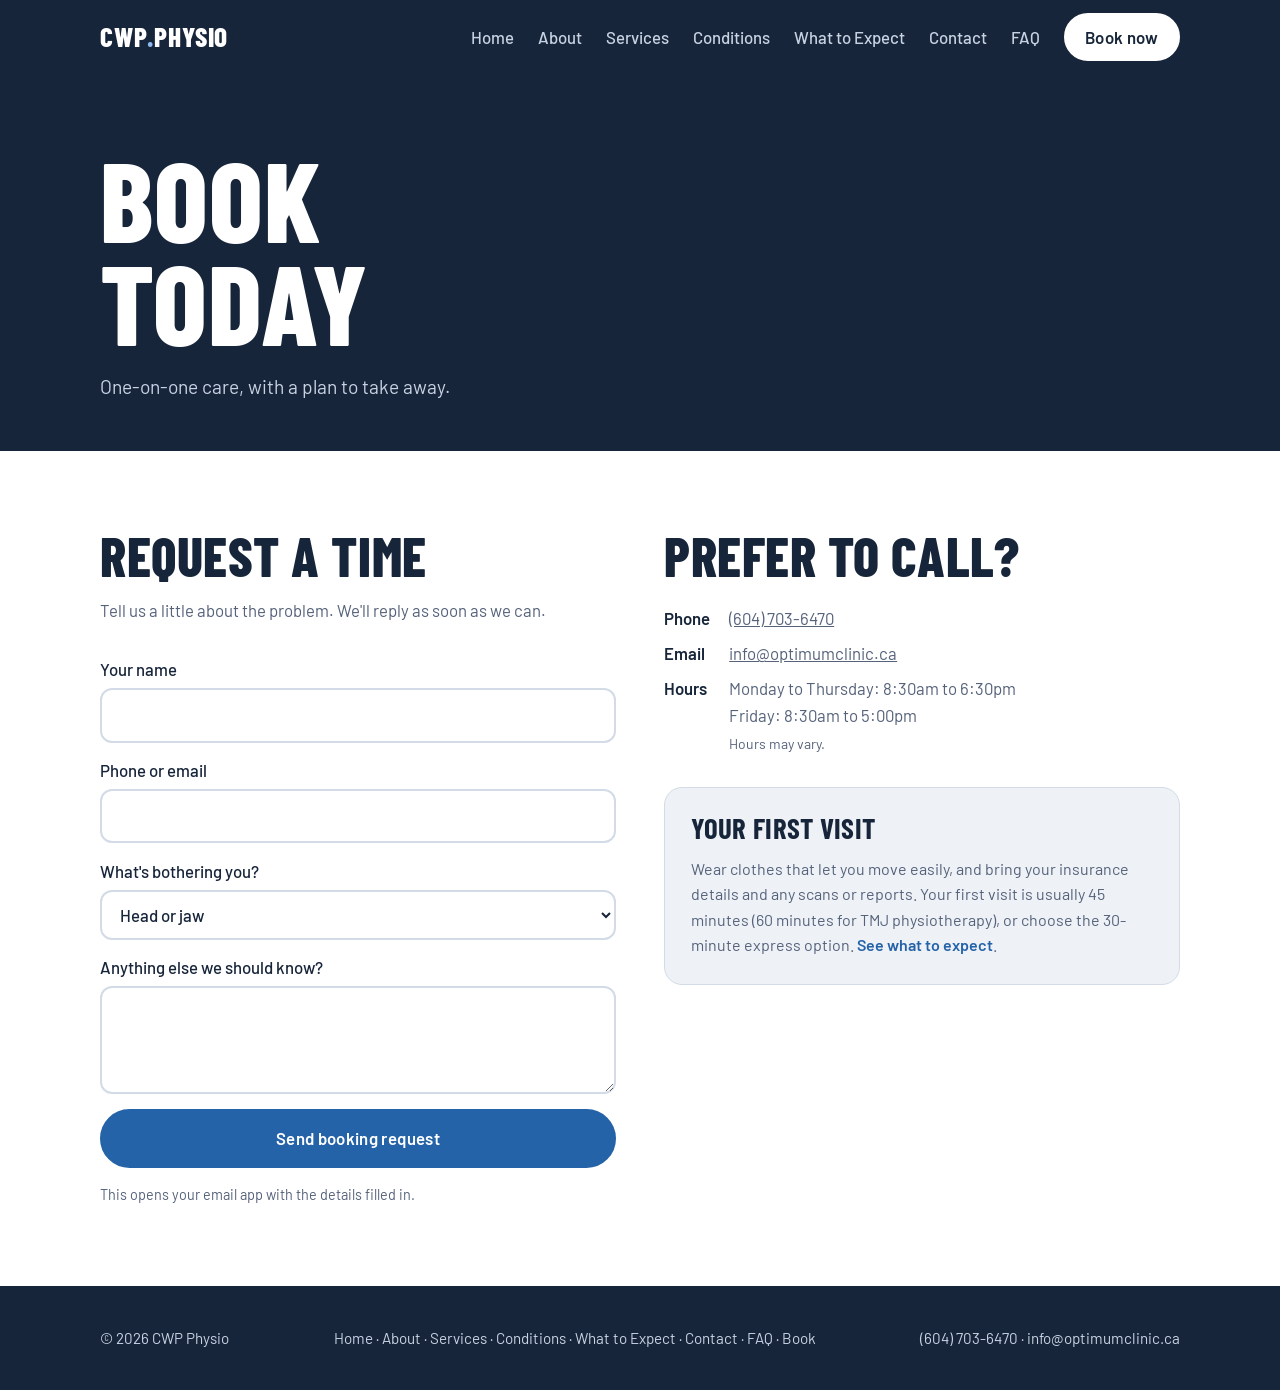
<file: book.html>
<!DOCTYPE html>
<html lang="en">
<head>
<meta charset="UTF-8">
<meta name="viewport" content="width=device-width, initial-scale=1">
<title>Book now | CWP Physio</title>
<meta name="description" content="Book an assessment at CWP Physio.">
<link rel="preconnect" href="https://fonts.googleapis.com">
<link rel="preconnect" href="https://fonts.gstatic.com" crossorigin>
<link href="https://fonts.googleapis.com/css2?family=Barlow+Condensed:wght@700;800&family=Barlow:wght@400;500;600&display=swap" rel="stylesheet">
<link rel="stylesheet" href="styles.css">
<script src="menu.js" defer></script>
</head>
<body>
<header>
  <div class="wrap">
    <a class="logo" href="index.html">CWP<span class="hot">.</span>Physio</a>
    <nav aria-label="Main">
      <a href="index.html#top">Home</a>
      <a href="about.html">About</a>
      <a href="services.html">Services</a>
      <a href="conditions.html">Conditions</a>
      <a href="what-to-expect.html">What to Expect</a>
      <a href="locations.html">Contact</a>
      <a href="faq.html">FAQ</a>
      <a class="btn" href="https://optimumclinic.janeapp.com/#/staff_member/48" target="_blank" rel="noopener">Book now</a>
    </nav>
  </div>
</header>
<main>
<div class="pagehead"><div class="wrap">
<h1>Book<br>today</h1>
<p>One-on-one care, with a plan to take away.</p>
</div></div>
<section><div class="wrap contactbox">
<div>
<h2 style="font-size:clamp(2.2rem,5vw,3.4rem)">Request a time</h2>
<p style="color:var(--mute);margin-top:1rem">Tell us a little about the problem. We'll reply as soon as we can.</p>
<form id="bookform">
<label>Your name<input name="name" required autocomplete="name"></label>
<label>Phone or email<input name="contact" required></label>
<label>What's bothering you?<select name="area"><option>Head or jaw</option><option>Neck, mid back, low back</option><option>Shoulder, forearm, or hand</option><option>Hip</option><option>Knee</option><option>Foot or ankle</option><option>After surgery</option><option>After motor vehicle accident</option><option>Something Else? Detail below</option></select></label>
<label>Anything else we should know?<textarea name="msg" rows="3"></textarea></label>
<button class="btn" type="submit">Send booking request</button>
<p class="note">This opens your email app with the details filled in.</p>
</form></div>
<div>
<h2 style="font-size:clamp(2.2rem,5vw,3.4rem)">Prefer to call?</h2>
<dl><dt>Phone</dt><dd><a href="tel:+16047036470">(604) 703-6470</a></dd><dt>Email</dt><dd><a href="mailto:info@optimumclinic.ca">info@optimumclinic.ca</a></dd><dt>Hours</dt><dd>Monday to Thursday: 8:30am to 6:30pm<br>Friday: 8:30am to 5:00pm<br><small>Hours may vary.</small></dd></dl>
<div class="tile" style="margin-top:2rem;min-height:0"><h3>Your first visit</h3><p>Wear clothes that let you move easily, and bring your insurance details and any scans or reports. Your first visit is usually 45 minutes (60 minutes for TMJ physiotherapy), or choose the 30-minute express option. <a href="what-to-expect.html" style="color:var(--hot);font-weight:600">See what to expect</a>.</p></div>
</div></div></section>
</main>
<footer class="site">
  <div class="wrap">
    <span>&copy; 2026 CWP Physio</span>
    <span><a href="index.html#top">Home</a> &middot; <a href="about.html">About</a> &middot; <a href="services.html">Services</a> &middot; <a href="conditions.html">Conditions</a> &middot; <a href="what-to-expect.html">What to Expect</a> &middot; <a href="locations.html">Contact</a> &middot; <a href="faq.html">FAQ</a> &middot; <a href="book.html">Book</a></span>
    <span><a href="tel:+16047036470">(604) 703-6470</a> &middot; <a href="mailto:info@optimumclinic.ca">info@optimumclinic.ca</a></span>
  </div>
</footer>
<script>
document.getElementById("bookform").addEventListener("submit",function(e){
  e.preventDefault();
  var f=new FormData(e.target);
  var body="Name: "+f.get("name")+"\nContact: "+f.get("contact")+"\nArea: "+f.get("area")+"\n\n"+f.get("msg");
  location.href="mailto:info@optimumclinic.ca?subject="+encodeURIComponent("Booking request")+"&body="+encodeURIComponent(body);
});
</script>
</body>
</html>
</file>
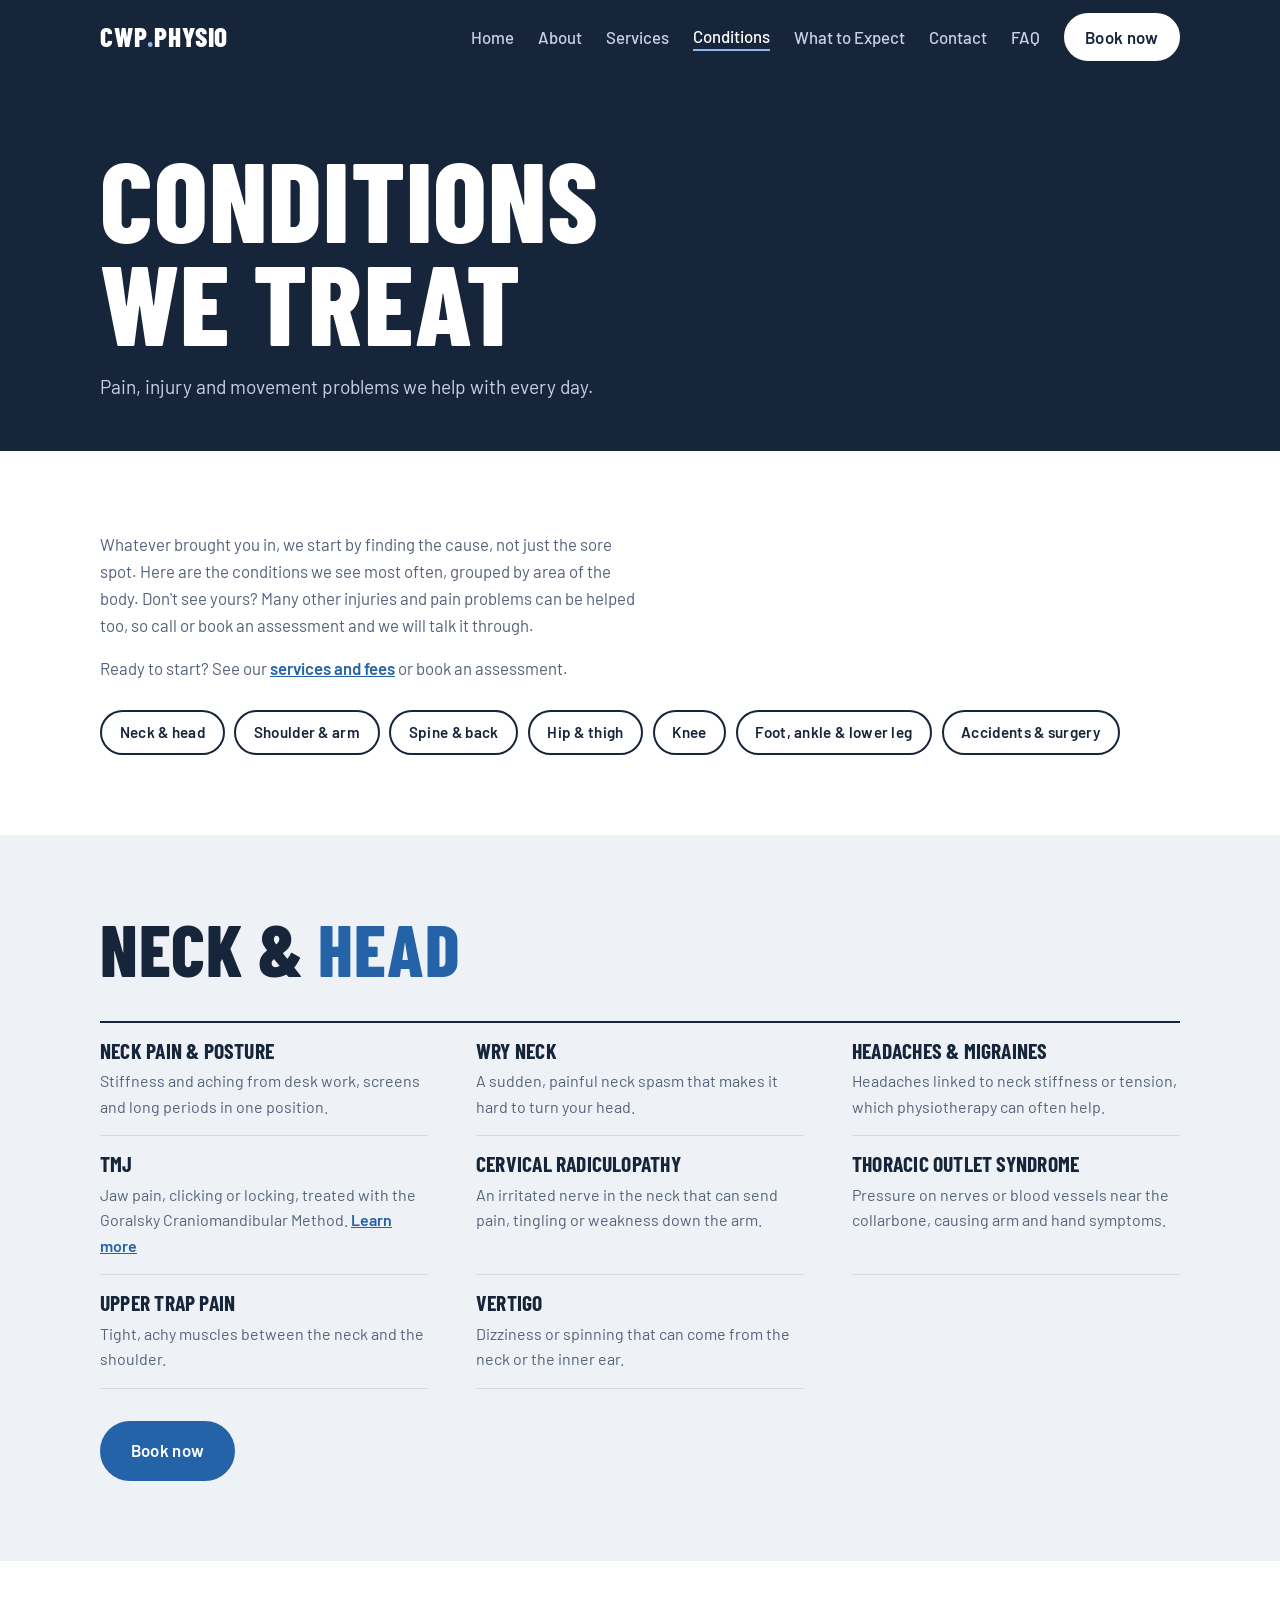
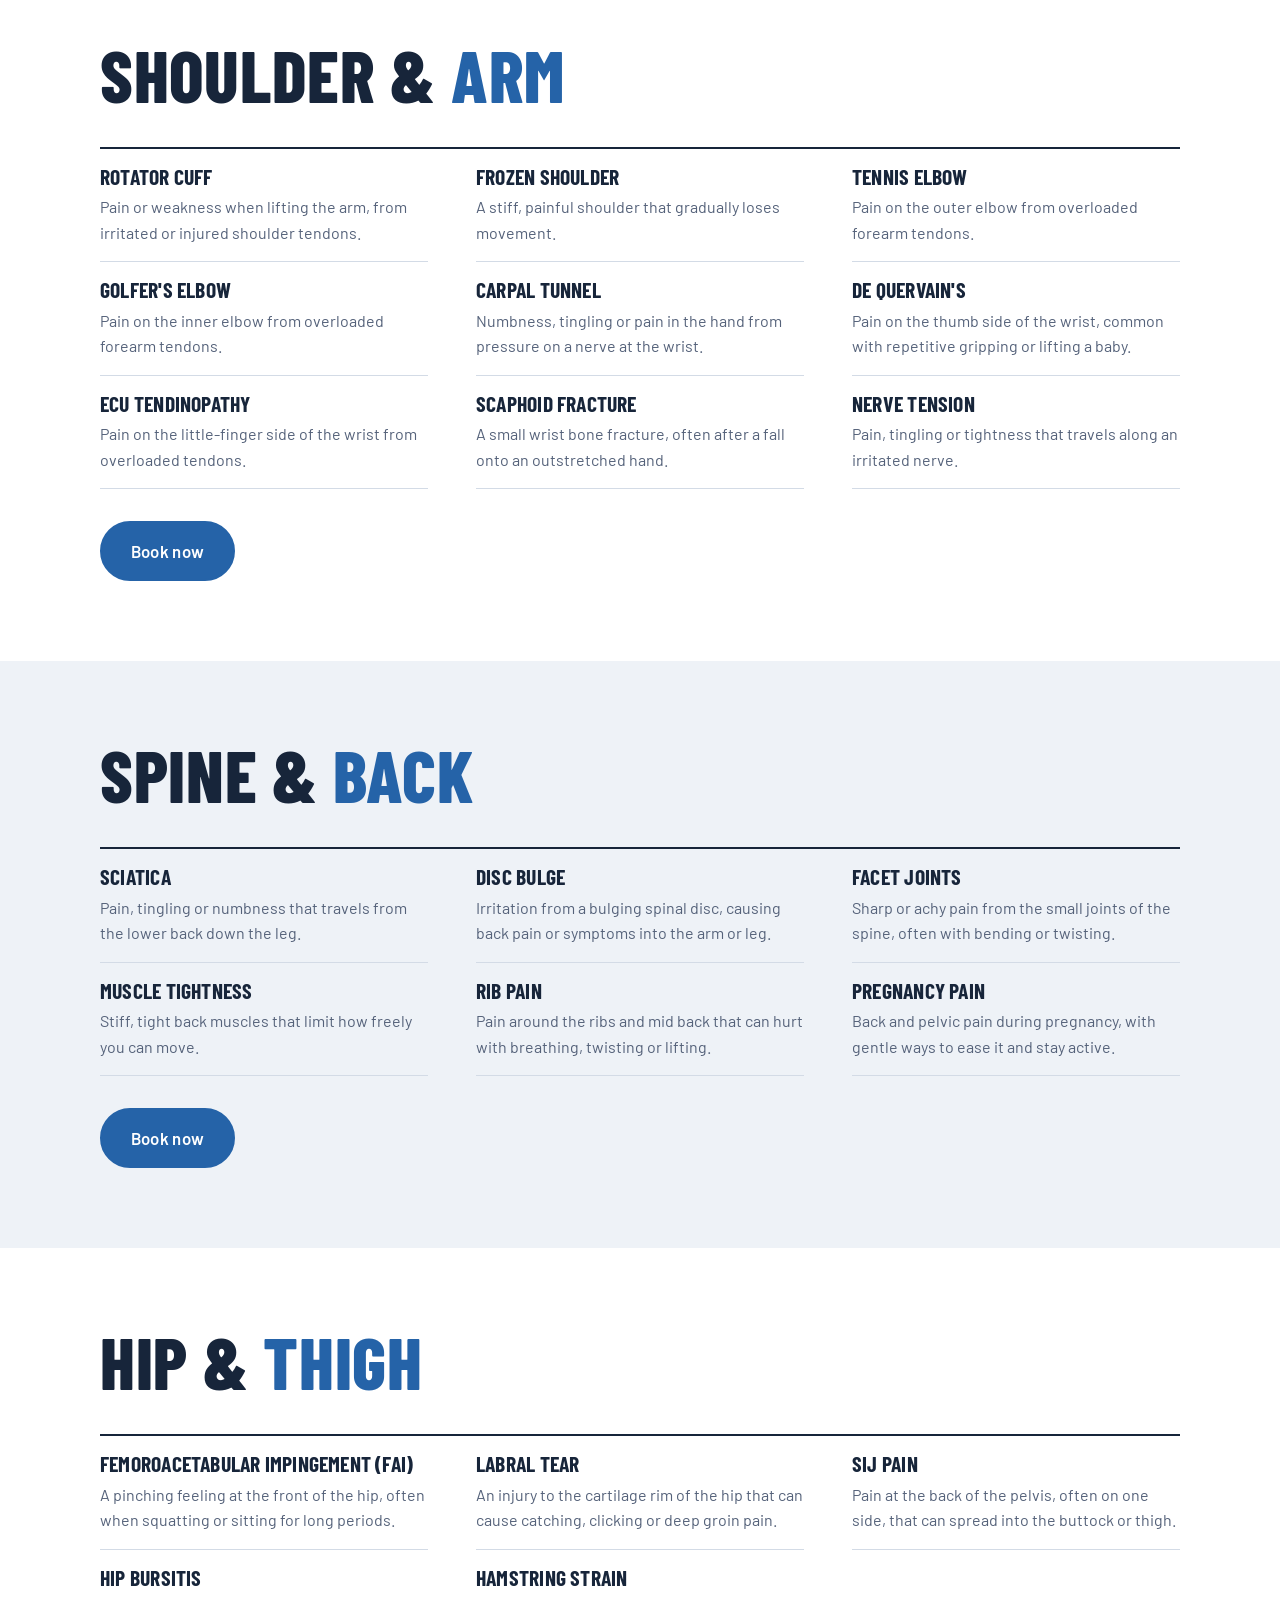
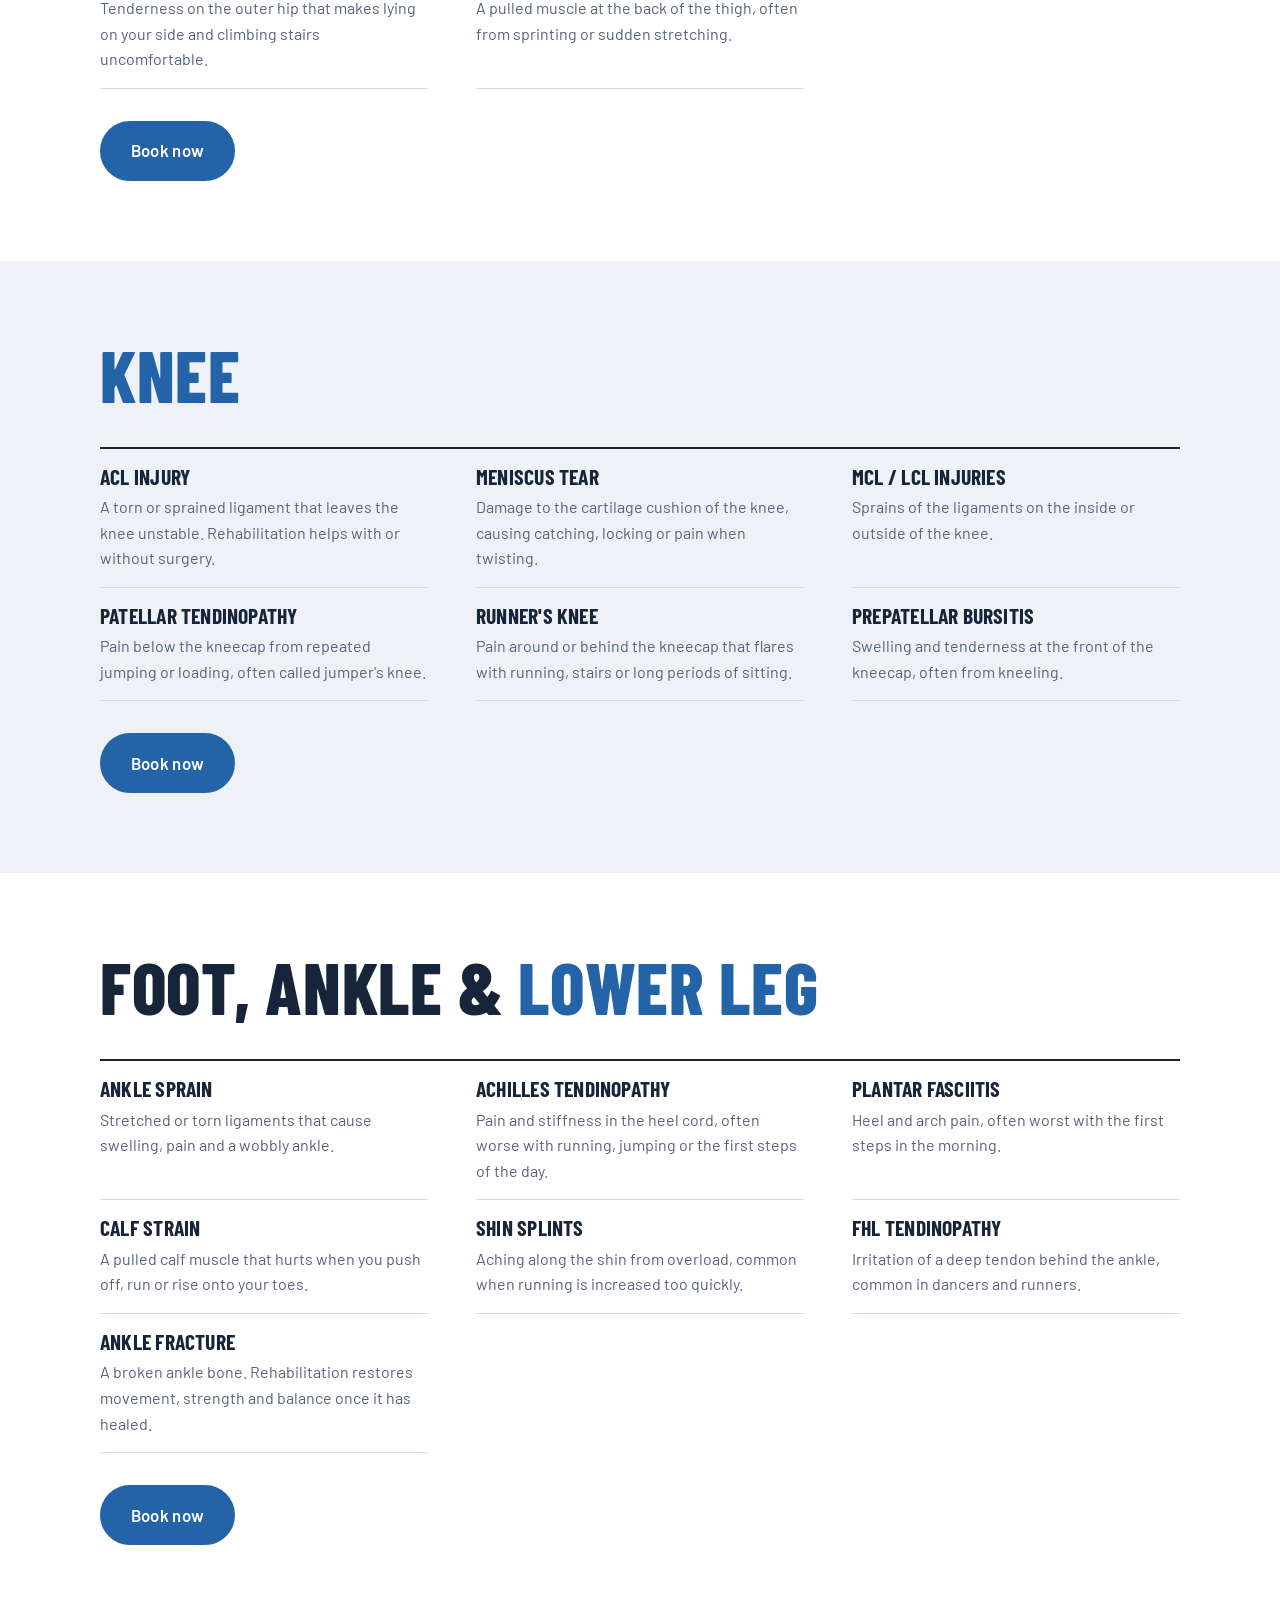
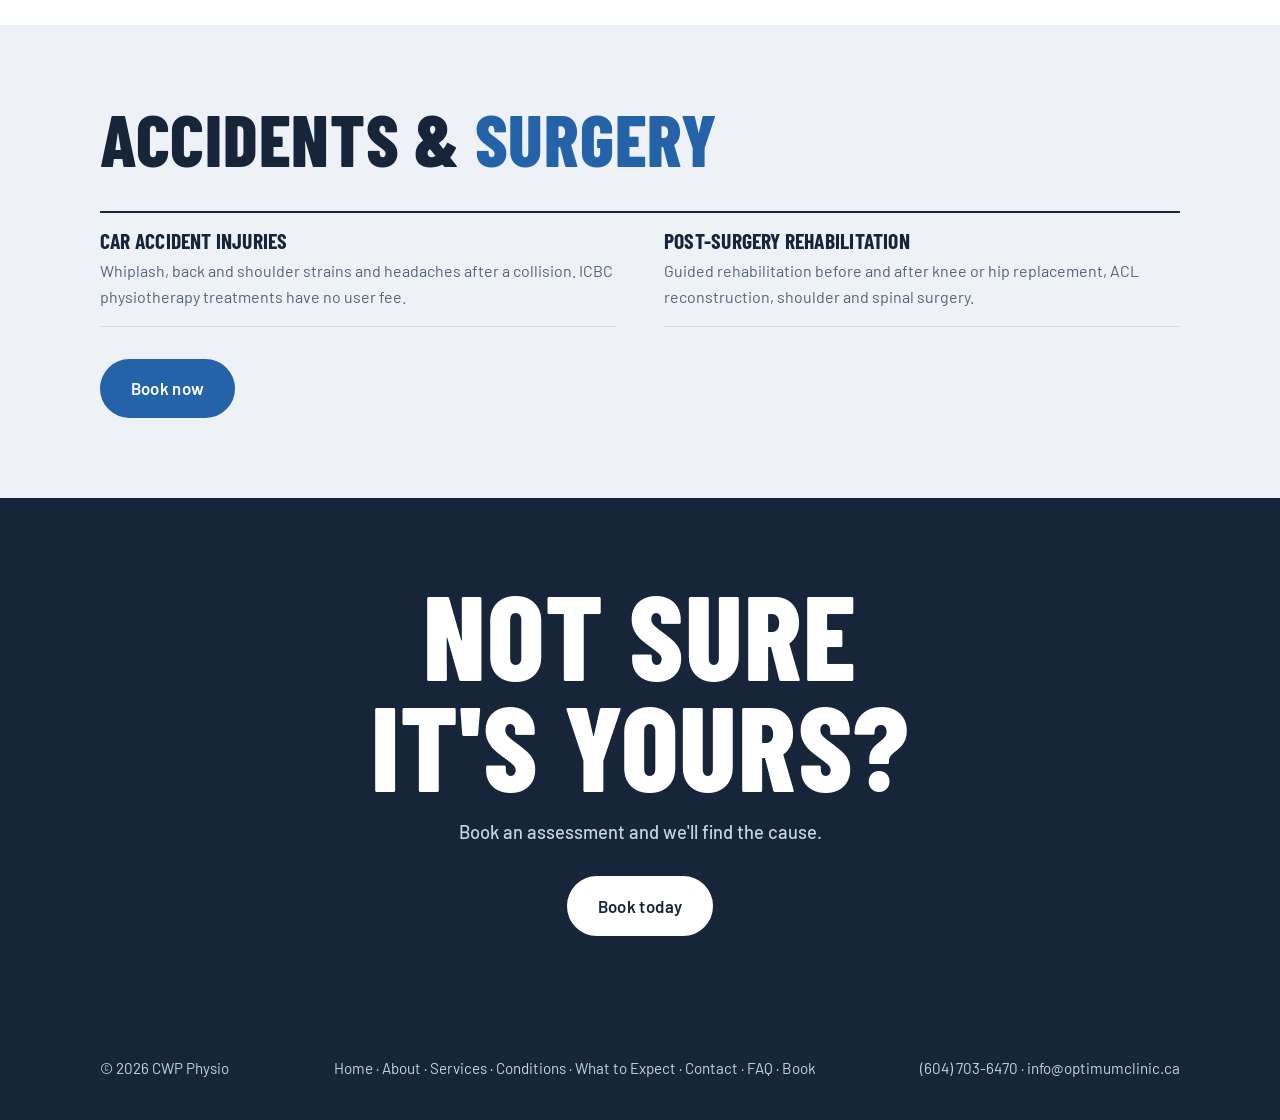
<file: conditions.html>
<!DOCTYPE html>
<html lang="en">
<head>
<meta charset="UTF-8">
<meta name="viewport" content="width=device-width, initial-scale=1">
<title>Conditions We Treat | CWP Physio</title>
<meta name="description" content="Physiotherapy conditions treated at CWP Physio in Chilliwack, BC, from neck, shoulder and back pain to knee, ankle, jaw and sports injuries.">
<link rel="preconnect" href="https://fonts.googleapis.com">
<link rel="preconnect" href="https://fonts.gstatic.com" crossorigin>
<link href="https://fonts.googleapis.com/css2?family=Barlow+Condensed:wght@700;800&family=Barlow:wght@400;500;600&display=swap" rel="stylesheet">
<link rel="stylesheet" href="styles.css">
<script src="menu.js" defer></script>
<style>
section[id]{scroll-margin-top:4.5rem}
.jump{display:flex;flex-wrap:wrap;gap:.6rem;margin-top:1.8rem}
.jump .btn{padding:.5rem 1.1rem;font-size:.95rem}
.condlist{list-style:none;padding:0;margin-top:2.5rem;display:grid;grid-template-columns:repeat(auto-fit,minmax(300px,1fr));gap:0 3rem;border-top:2px solid var(--bone)}
.condlist li{padding:1rem 0;border-bottom:1px solid var(--line)}
.condlist strong{display:block;font-family:var(--head);font-size:1.35rem;text-transform:uppercase;letter-spacing:.01em;line-height:1.1}
.condlist span{display:block;margin-top:.35rem;color:var(--mute);font-size:1rem}
.cta-row{margin-top:2rem}
</style>
</head>
<body>
<header>
  <div class="wrap">
    <a class="logo" href="index.html">CWP<span class="hot">.</span>Physio</a>
    <nav aria-label="Main">
      <a href="index.html#top">Home</a>
      <a href="about.html">About</a>
      <a href="services.html">Services</a>
      <a href="conditions.html" aria-current="page">Conditions</a>
      <a href="what-to-expect.html">What to Expect</a>
      <a href="locations.html">Contact</a>
      <a href="faq.html">FAQ</a>
      <a class="btn" href="https://optimumclinic.janeapp.com/#/staff_member/48" target="_blank" rel="noopener">Book now</a>
    </nav>
  </div>
</header>
<main>
<div class="pagehead"><div class="wrap">
<h1>Conditions<br>we treat</h1>
<p>Pain, injury and movement problems we help with every day.</p>
</div></div>

<section><div class="wrap">
<p style="color:var(--mute)">Whatever brought you in, we start by finding the cause, not just the sore spot. Here are the conditions we see most often, grouped by area of the body. Don't see yours? Many other injuries and pain problems can be helped too, so call or book an assessment and we will talk it through.</p>
<p style="margin-top:1rem;color:var(--mute)">Ready to start? See our <a href="services.html" style="color:var(--hot);font-weight:600">services and fees</a> or book an assessment.</p>
<div class="jump"><a class="btn ghost" href="#neck">Neck &amp; head</a><a class="btn ghost" href="#shoulder">Shoulder &amp; arm</a><a class="btn ghost" href="#spine">Spine &amp; back</a><a class="btn ghost" href="#hip">Hip &amp; thigh</a><a class="btn ghost" href="#knee">Knee</a><a class="btn ghost" href="#foot">Foot, ankle &amp; lower leg</a><a class="btn ghost" href="#other">Accidents &amp; surgery</a></div>
</div></section>

<section id="neck" style="background:var(--bg2)"><div class="wrap">
<h2>Neck &amp; <span class="hot">head</span></h2>
<details class="fold" open><summary>See the 8 conditions</summary><ul class="condlist">
<li><strong>Neck pain &amp; posture</strong><span>Stiffness and aching from desk work, screens and long periods in one position.</span></li>
<li><strong>Wry neck</strong><span>A sudden, painful neck spasm that makes it hard to turn your head.</span></li>
<li><strong>Headaches &amp; migraines</strong><span>Headaches linked to neck stiffness or tension, which physiotherapy can often help.</span></li>
<li><strong>TMJ</strong><span>Jaw pain, clicking or locking, treated with the Goralsky Craniomandibular Method. <a href="tmj.html" style="color:var(--hot);font-weight:600">Learn more</a></span></li>
<li><strong>Cervical radiculopathy</strong><span>An irritated nerve in the neck that can send pain, tingling or weakness down the arm.</span></li>
<li><strong>Thoracic outlet syndrome</strong><span>Pressure on nerves or blood vessels near the collarbone, causing arm and hand symptoms.</span></li>
<li><strong>Upper trap pain</strong><span>Tight, achy muscles between the neck and the shoulder.</span></li>
<li><strong>Vertigo</strong><span>Dizziness or spinning that can come from the neck or the inner ear.</span></li>
</ul></details>
<p class="cta-row"><a class="btn" href="https://optimumclinic.janeapp.com/#/staff_member/48" target="_blank" rel="noopener">Book now</a></p>
</div></section>
<section id="shoulder"><div class="wrap">
<h2>Shoulder &amp; <span class="hot">arm</span></h2>
<details class="fold" open><summary>See the 9 conditions</summary><ul class="condlist">
<li><strong>Rotator cuff</strong><span>Pain or weakness when lifting the arm, from irritated or injured shoulder tendons.</span></li>
<li><strong>Frozen shoulder</strong><span>A stiff, painful shoulder that gradually loses movement.</span></li>
<li><strong>Tennis elbow</strong><span>Pain on the outer elbow from overloaded forearm tendons.</span></li>
<li><strong>Golfer's elbow</strong><span>Pain on the inner elbow from overloaded forearm tendons.</span></li>
<li><strong>Carpal tunnel</strong><span>Numbness, tingling or pain in the hand from pressure on a nerve at the wrist.</span></li>
<li><strong>De Quervain's</strong><span>Pain on the thumb side of the wrist, common with repetitive gripping or lifting a baby.</span></li>
<li><strong>ECU tendinopathy</strong><span>Pain on the little-finger side of the wrist from overloaded tendons.</span></li>
<li><strong>Scaphoid fracture</strong><span>A small wrist bone fracture, often after a fall onto an outstretched hand.</span></li>
<li><strong>Nerve tension</strong><span>Pain, tingling or tightness that travels along an irritated nerve.</span></li>
</ul></details>
<p class="cta-row"><a class="btn" href="https://optimumclinic.janeapp.com/#/staff_member/48" target="_blank" rel="noopener">Book now</a></p>
</div></section>
<section id="spine" style="background:var(--bg2)"><div class="wrap">
<h2>Spine &amp; <span class="hot">back</span></h2>
<details class="fold" open><summary>See the 6 conditions</summary><ul class="condlist">
<li><strong>Sciatica</strong><span>Pain, tingling or numbness that travels from the lower back down the leg.</span></li>
<li><strong>Disc bulge</strong><span>Irritation from a bulging spinal disc, causing back pain or symptoms into the arm or leg.</span></li>
<li><strong>Facet joints</strong><span>Sharp or achy pain from the small joints of the spine, often with bending or twisting.</span></li>
<li><strong>Muscle tightness</strong><span>Stiff, tight back muscles that limit how freely you can move.</span></li>
<li><strong>Rib pain</strong><span>Pain around the ribs and mid back that can hurt with breathing, twisting or lifting.</span></li>
<li><strong>Pregnancy pain</strong><span>Back and pelvic pain during pregnancy, with gentle ways to ease it and stay active.</span></li>
</ul></details>
<p class="cta-row"><a class="btn" href="https://optimumclinic.janeapp.com/#/staff_member/48" target="_blank" rel="noopener">Book now</a></p>
</div></section>
<section id="hip"><div class="wrap">
<h2>Hip &amp; <span class="hot">thigh</span></h2>
<details class="fold" open><summary>See the 5 conditions</summary><ul class="condlist">
<li><strong>Femoroacetabular impingement (FAI)</strong><span>A pinching feeling at the front of the hip, often when squatting or sitting for long periods.</span></li>
<li><strong>Labral tear</strong><span>An injury to the cartilage rim of the hip that can cause catching, clicking or deep groin pain.</span></li>
<li><strong>SIJ pain</strong><span>Pain at the back of the pelvis, often on one side, that can spread into the buttock or thigh.</span></li>
<li><strong>Hip bursitis</strong><span>Tenderness on the outer hip that makes lying on your side and climbing stairs uncomfortable.</span></li>
<li><strong>Hamstring strain</strong><span>A pulled muscle at the back of the thigh, often from sprinting or sudden stretching.</span></li>
</ul></details>
<p class="cta-row"><a class="btn" href="https://optimumclinic.janeapp.com/#/staff_member/48" target="_blank" rel="noopener">Book now</a></p>
</div></section>
<section id="knee" style="background:var(--bg2)"><div class="wrap">
<h2><span class="hot">Knee</span></h2>
<details class="fold" open><summary>See the 6 conditions</summary><ul class="condlist">
<li><strong>ACL injury</strong><span>A torn or sprained ligament that leaves the knee unstable. Rehabilitation helps with or without surgery.</span></li>
<li><strong>Meniscus tear</strong><span>Damage to the cartilage cushion of the knee, causing catching, locking or pain when twisting.</span></li>
<li><strong>MCL / LCL injuries</strong><span>Sprains of the ligaments on the inside or outside of the knee.</span></li>
<li><strong>Patellar tendinopathy</strong><span>Pain below the kneecap from repeated jumping or loading, often called jumper's knee.</span></li>
<li><strong>Runner's knee</strong><span>Pain around or behind the kneecap that flares with running, stairs or long periods of sitting.</span></li>
<li><strong>Prepatellar bursitis</strong><span>Swelling and tenderness at the front of the kneecap, often from kneeling.</span></li>
</ul></details>
<p class="cta-row"><a class="btn" href="https://optimumclinic.janeapp.com/#/staff_member/48" target="_blank" rel="noopener">Book now</a></p>
</div></section>
<section id="foot"><div class="wrap">
<h2>Foot, ankle &amp; <span class="hot">lower leg</span></h2>
<details class="fold" open><summary>See the 7 conditions</summary><ul class="condlist">
<li><strong>Ankle sprain</strong><span>Stretched or torn ligaments that cause swelling, pain and a wobbly ankle.</span></li>
<li><strong>Achilles tendinopathy</strong><span>Pain and stiffness in the heel cord, often worse with running, jumping or the first steps of the day.</span></li>
<li><strong>Plantar fasciitis</strong><span>Heel and arch pain, often worst with the first steps in the morning.</span></li>
<li><strong>Calf strain</strong><span>A pulled calf muscle that hurts when you push off, run or rise onto your toes.</span></li>
<li><strong>Shin splints</strong><span>Aching along the shin from overload, common when running is increased too quickly.</span></li>
<li><strong>FHL tendinopathy</strong><span>Irritation of a deep tendon behind the ankle, common in dancers and runners.</span></li>
<li><strong>Ankle fracture</strong><span>A broken ankle bone. Rehabilitation restores movement, strength and balance once it has healed.</span></li>
</ul></details>
<p class="cta-row"><a class="btn" href="https://optimumclinic.janeapp.com/#/staff_member/48" target="_blank" rel="noopener">Book now</a></p>
</div></section>
<section id="other" style="background:var(--bg2)"><div class="wrap">
<h2>Accidents &amp; <span class="hot">surgery</span></h2>
<details class="fold" open><summary>See the 2 conditions</summary><ul class="condlist">
<li><strong>Car accident injuries</strong><span>Whiplash, back and shoulder strains and headaches after a collision. ICBC physiotherapy treatments have no user fee.</span></li>
<li><strong>Post-surgery rehabilitation</strong><span>Guided rehabilitation before and after knee or hip replacement, ACL reconstruction, shoulder and spinal surgery.</span></li>
</ul></details>
<p class="cta-row"><a class="btn" href="https://optimumclinic.janeapp.com/#/staff_member/48" target="_blank" rel="noopener">Book now</a></p>
</div></section>

<div class="band"><div class="wrap"><h2>Not sure<br>it's yours?</h2><p>Book an assessment and we'll find the cause.</p><a class="btn" href="https://optimumclinic.janeapp.com/#/staff_member/48" target="_blank" rel="noopener">Book today</a></div></div>
</main>
<footer class="site">
  <div class="wrap">
    <span>&copy; 2026 CWP Physio</span>
    <span><a href="index.html#top">Home</a> &middot; <a href="about.html">About</a> &middot; <a href="services.html">Services</a> &middot; <a href="conditions.html">Conditions</a> &middot; <a href="what-to-expect.html">What to Expect</a> &middot; <a href="locations.html">Contact</a> &middot; <a href="faq.html">FAQ</a> &middot; <a href="book.html">Book</a></span>
    <span><a href="tel:+16047036470">(604) 703-6470</a> &middot; <a href="mailto:info@optimumclinic.ca">info@optimumclinic.ca</a></span>
  </div>
</footer>

</body>
</html>
</file>
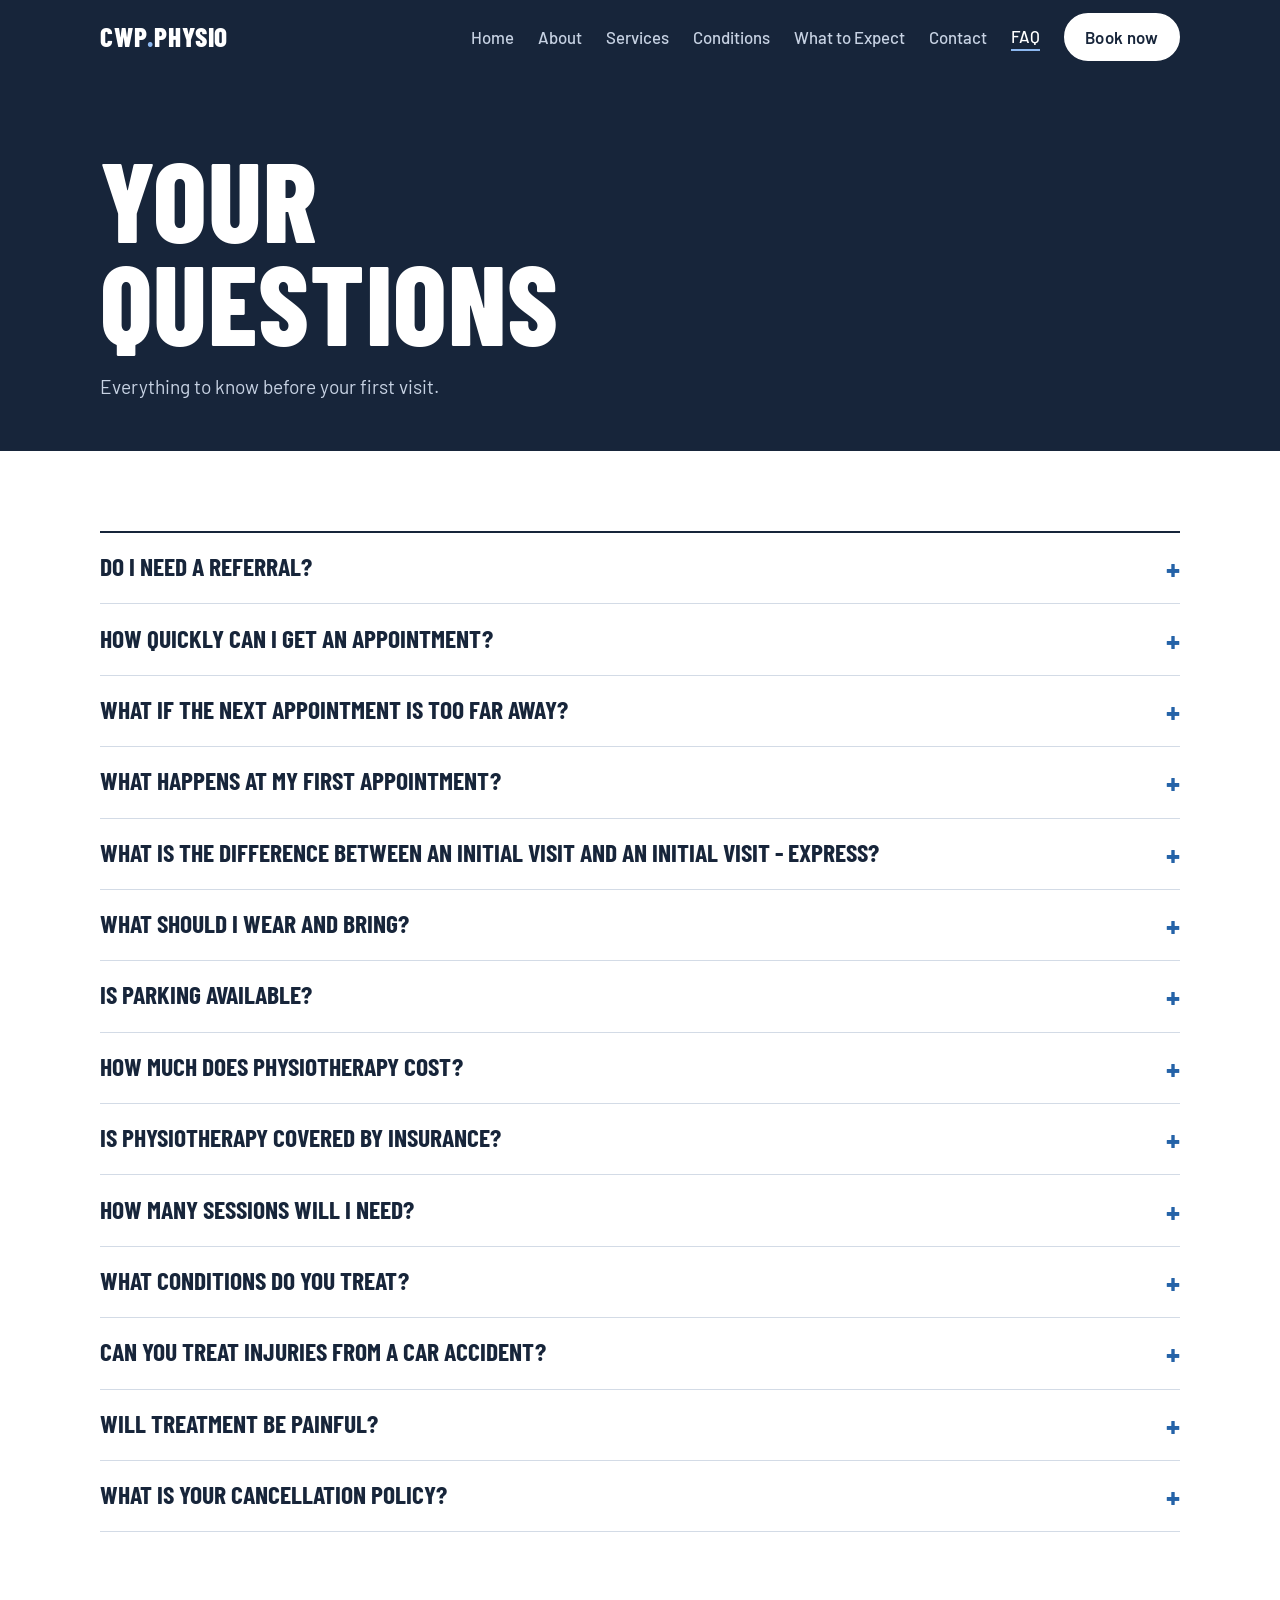
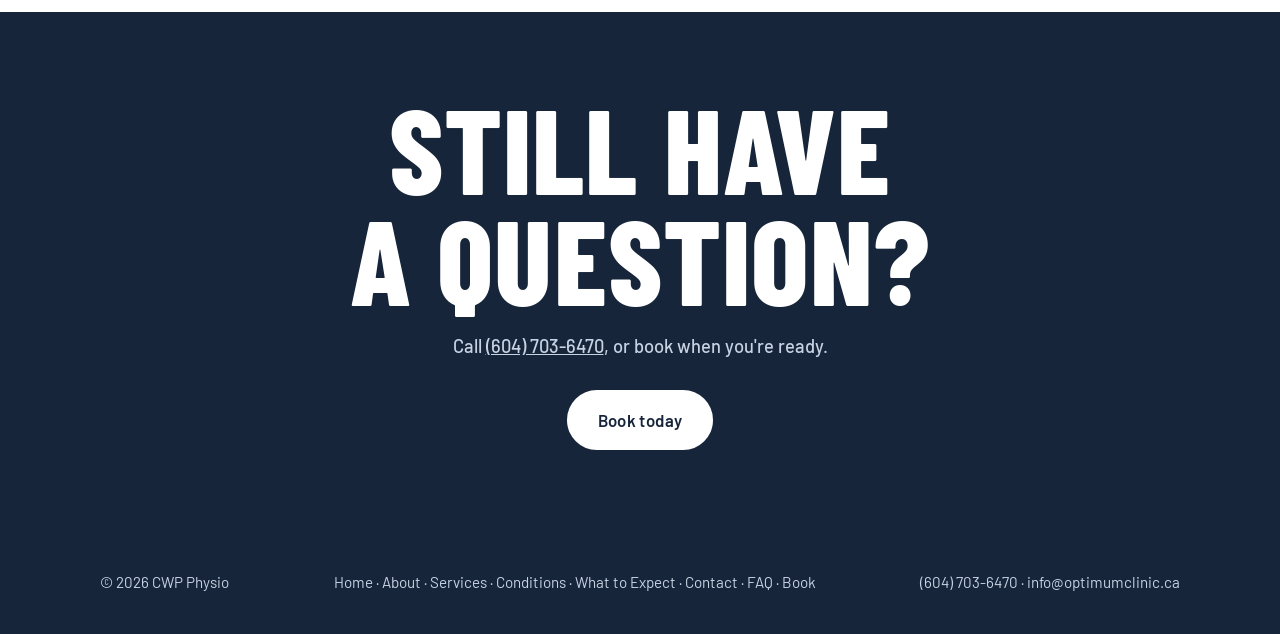
<file: faq.html>
<!DOCTYPE html>
<html lang="en">
<head>
<meta charset="UTF-8">
<meta name="viewport" content="width=device-width, initial-scale=1">
<title>FAQ | CWP Physio</title>
<meta name="description" content="Answers to the most common questions about booking physiotherapy with CWP Physio in Chilliwack, BC.">
<link rel="preconnect" href="https://fonts.googleapis.com">
<link rel="preconnect" href="https://fonts.gstatic.com" crossorigin>
<link href="https://fonts.googleapis.com/css2?family=Barlow+Condensed:wght@700;800&family=Barlow:wght@400;500;600&display=swap" rel="stylesheet">
<link rel="stylesheet" href="styles.css">
<script src="menu.js" defer></script>
</head>
<body>
<header>
  <div class="wrap">
    <a class="logo" href="index.html">CWP<span class="hot">.</span>Physio</a>
    <nav aria-label="Main">
      <a href="index.html#top">Home</a>
      <a href="about.html">About</a>
      <a href="services.html">Services</a>
      <a href="conditions.html">Conditions</a>
      <a href="what-to-expect.html">What to Expect</a>
      <a href="locations.html">Contact</a>
      <a href="faq.html" aria-current="page">FAQ</a>
      <a class="btn" href="https://optimumclinic.janeapp.com/#/staff_member/48" target="_blank" rel="noopener">Book now</a>
    </nav>
  </div>
</header>
<main>
<div class="pagehead"><div class="wrap">
<h1>Your<br>questions</h1>
<p>Everything to know before your first visit.</p>
</div></div>
<section class="faq"><div class="wrap" style="border-top:0"><div style="border-top:2px solid var(--bone)">
<details><summary>Do I need a referral?</summary><p>No. You can book directly with us. If you are claiming through insurance, check with your provider first in case they have their own requirements.</p></details>
<details><summary>How quickly can I get an appointment?</summary><p>We often have same-day or next-day appointments available, although it depends on the day. The quickest way to see what is open is to <a href="https://optimumclinic.janeapp.com/#/staff_member/48" target="_blank" rel="noopener" style="color:var(--hot)">book online</a> or call us on (604) 703-6470.</p></details>
<details><summary>What if the next appointment is too far away?</summary><p>If the next available appointment is further away than you would like, you can <a href="https://optimumclinic.janeapp.com/wait_list/new?staff_member_id=48" target="_blank" rel="noopener" style="color:var(--hot)">join our waitlist</a> and we will let you know if an earlier time opens up. You can also call us on (604) 703-6470.</p></details>
<details><summary>What happens at my first appointment?</summary><p>We talk through your history, examine how you move, explain what we find, start treatment and give you your first exercises. Your first visit is usually 45 minutes, or 60 minutes for TMJ physiotherapy. A 30-minute express initial visit is also available if you would like to be seen sooner. See more on our <a href="what-to-expect.html" style="color:var(--hot)">What to Expect page</a>.</p></details>
<details><summary>What is the difference between an initial visit and an initial visit - express?</summary><p>The express initial visit is a shorter first appointment (30 minutes instead of 45) for patients who want to be seen sooner. Your history is spread over two sessions, but your treatment time is the same. Both options are $125.</p></details>
<details><summary>What should I wear and bring?</summary><p>Wear clothes that let you move easily and give us access to the sore area, such as shorts for a hip, knee, ankle or foot issue, a tank top or sports bra for a shoulder or neck issue, or a loose t-shirt for back or posture issues. Bring your usual running or gym shoes and any orthotics or assistive devices you use, your insurance details, your ICBC claim number if it applies, any scans or reports, and a list of your current medications. After you book, your intake forms are emailed to you, so please complete them before your visit or arrive 10 minutes early. See the full list on our <a href="what-to-expect.html#before-you-come-in" style="color:var(--hot)">What to Expect page</a>.</p></details>
<details><summary>Is parking available?</summary><p>Yes. Parking is free, and there is plenty of space.</p></details>
<details><summary>How much does physiotherapy cost?</summary><p>It varies by service, such as physiotherapy, TMJ physiotherapy, shockwave therapy and ICBC. <a href="services.html#fees" style="color:var(--hot)">Click here to see our updated price guidelines</a> on the Services page, including visit lengths and what is covered.</p></details>
<details><summary>Is physiotherapy covered by insurance?</summary><p>Many extended health plans cover physiotherapy, but coverage varies, so check your annual limit and what your plan requires. ICBC physiotherapy treatments have no user fee. We are unable to provide physiotherapy for WorkSafeBC claims. If you are unsure about billing, call us on (604) 703-6470 and we will help.</p></details>
<details><summary>How many sessions will I need?</summary><p>It depends on the problem. You will get an honest estimate after your first visit, and we review it as you improve.</p></details>
<details><summary>What conditions do you treat?</summary><p>Back and neck pain, shoulder, hip and knee problems, tendon injuries, sports injuries, joint pain and arthritis, jaw (<a href="tmj.html" style="color:var(--hot)">TMJ</a>) pain, headaches from the neck, rehabilitation before or after surgery, and injuries from car accidents. See the full list on our <a href="conditions.html" style="color:var(--hot)">Conditions page</a>.</p></details>
<details><summary>Can you treat injuries from a car accident?</summary><p>Yes. We treat injuries after a motor vehicle accident, such as whiplash, back and shoulder strains and headaches after a collision. ICBC physiotherapy treatments have no user fee. Call us if you have questions about your claim.</p></details>
<details><summary>Will treatment be painful?</summary><p>Most people find treatment comfortable. Some techniques, such as manual therapy or dry needling, can cause mild, short-lived soreness. We always explain what to expect and adjust to what feels right for you.</p></details>
<details><summary>What is your cancellation policy?</summary><p>We require 24 hours' notice for any change or cancellation. Please call us on (604) 703-6470 rather than emailing, as email may not be checked in time. If you miss your appointment without notice, or cancel with less than 24 hours' notice, the full appointment fee is charged. Extended health plans, ICBC and private insurance do not cover late cancellation or no-show fees, because no treatment was provided. If you arrive late, your session will still end at its scheduled time so we can keep other patients on schedule. If you frequently cancel or miss appointments, you may be asked to prepay for future appointments or may face further restrictions. We understand that emergencies and unavoidable circumstances can arise. Please let us know as soon as possible and we will review each situation case by case.</p></details>
</div></div></section><div class="band"><div class="wrap"><h2>Still have<br>a question?</h2><p>Call <a href="tel:+16047036470" style="text-decoration:underline">(604) 703-6470</a>, or book when you're ready.</p><a class="btn" href="https://optimumclinic.janeapp.com/#/staff_member/48" target="_blank" rel="noopener">Book today</a></div></div>
</main>
<footer class="site">
  <div class="wrap">
    <span>&copy; 2026 CWP Physio</span>
    <span><a href="index.html#top">Home</a> &middot; <a href="about.html">About</a> &middot; <a href="services.html">Services</a> &middot; <a href="conditions.html">Conditions</a> &middot; <a href="what-to-expect.html">What to Expect</a> &middot; <a href="locations.html">Contact</a> &middot; <a href="faq.html">FAQ</a> &middot; <a href="book.html">Book</a></span>
    <span><a href="tel:+16047036470">(604) 703-6470</a> &middot; <a href="mailto:info@optimumclinic.ca">info@optimumclinic.ca</a></span>
  </div>
</footer>

</body>
</html>
</file>
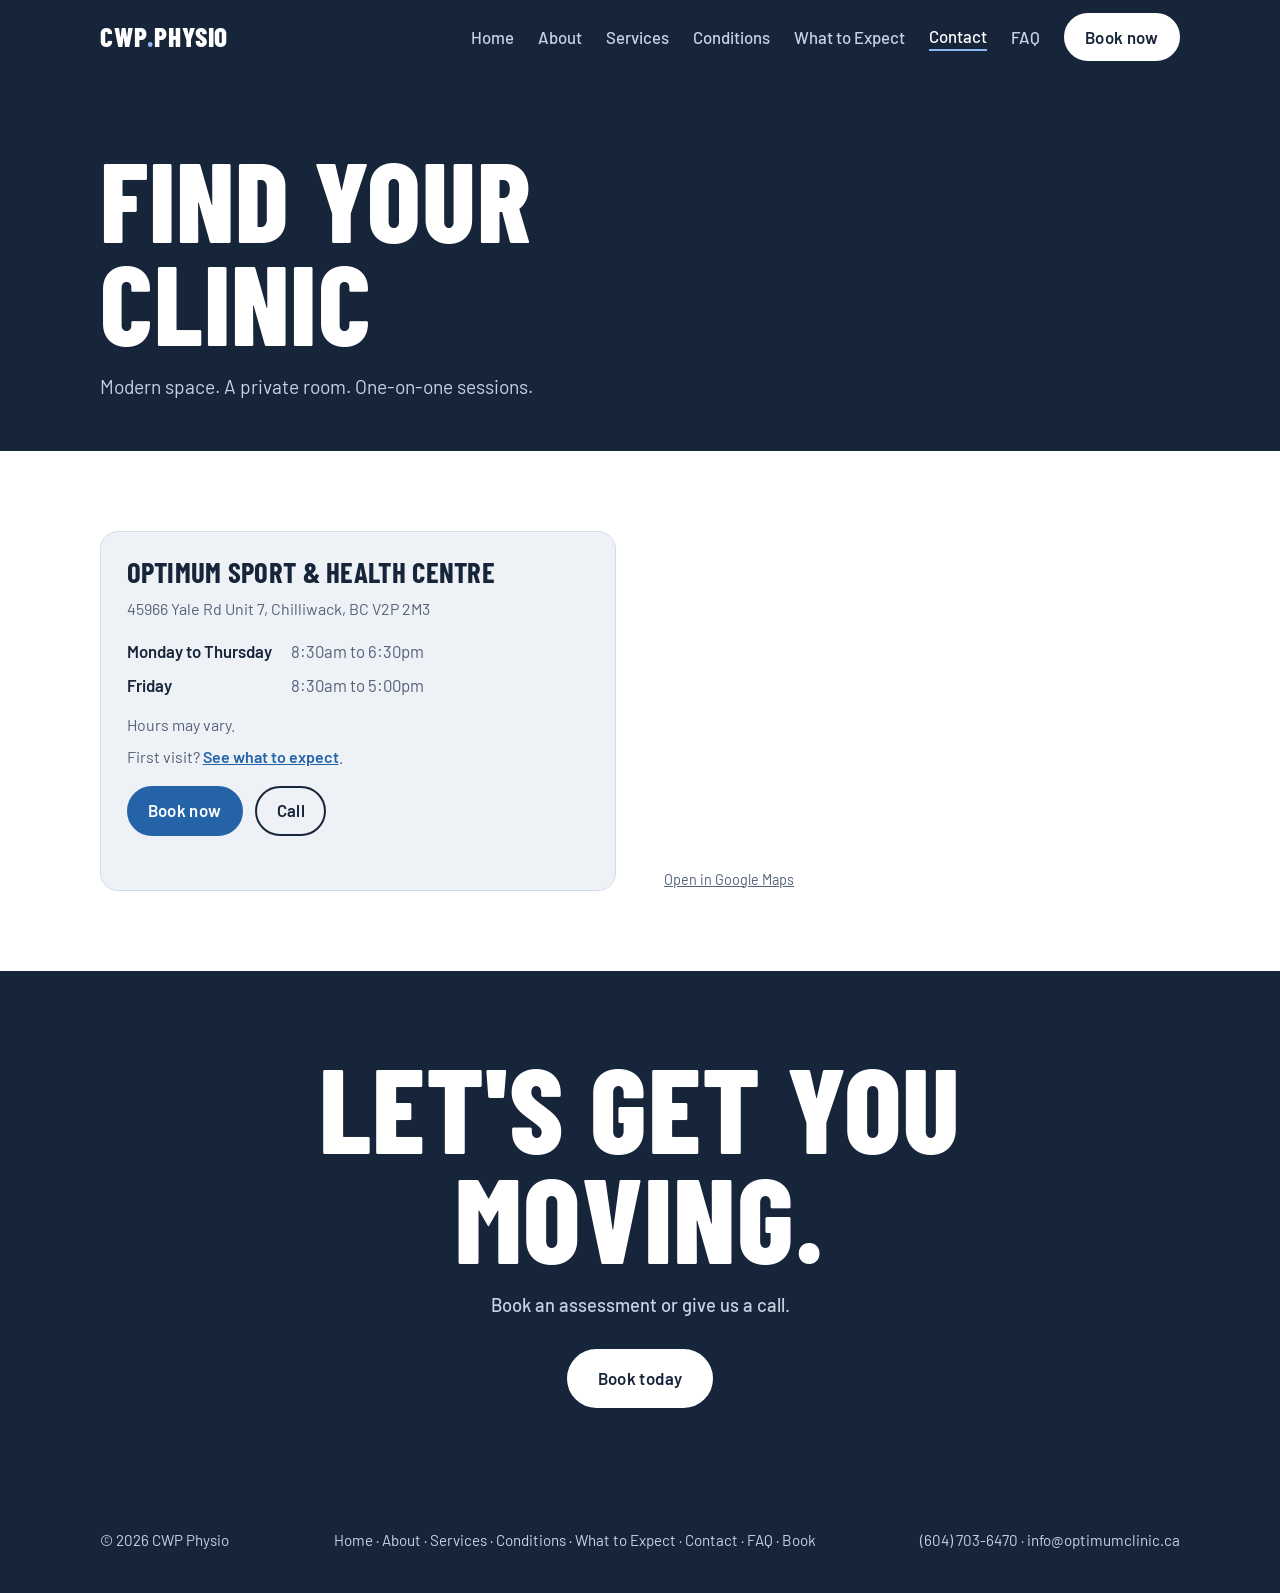
<file: locations.html>
<!DOCTYPE html>
<html lang="en">
<head>
<meta charset="UTF-8">
<meta name="viewport" content="width=device-width, initial-scale=1">
<title>Locations | CWP Physio</title>
<meta name="description" content="Find CWP Physio at Optimum Sport &amp; Health Centre in Chilliwack, BC.">
<link rel="preconnect" href="https://fonts.googleapis.com">
<link rel="preconnect" href="https://fonts.gstatic.com" crossorigin>
<link href="https://fonts.googleapis.com/css2?family=Barlow+Condensed:wght@700;800&family=Barlow:wght@400;500;600&display=swap" rel="stylesheet">
<link rel="stylesheet" href="styles.css">
<script src="menu.js" defer></script>
</head>
<body>
<header>
  <div class="wrap">
    <a class="logo" href="index.html">CWP<span class="hot">.</span>Physio</a>
    <nav aria-label="Main">
      <a href="index.html#top">Home</a>
      <a href="about.html">About</a>
      <a href="services.html">Services</a>
      <a href="conditions.html">Conditions</a>
      <a href="what-to-expect.html">What to Expect</a>
      <a href="locations.html" aria-current="page">Contact</a>
      <a href="faq.html">FAQ</a>
      <a class="btn" href="https://optimumclinic.janeapp.com/#/staff_member/48" target="_blank" rel="noopener">Book now</a>
    </nav>
  </div>
</header>
<main>
<div class="pagehead"><div class="wrap">
<h1>Find your<br>clinic</h1>
<p>Modern space. A private room. One-on-one sessions.</p>
</div></div>
<section><div class="wrap"><div class="contactbox"><div class="loc"><h3>Optimum Sport &amp; Health Centre</h3><p>45966 Yale Rd Unit 7, Chilliwack, BC V2P 2M3</p><dl style="margin-top:1rem"><dt>Monday to Thursday</dt><dd>8:30am to 6:30pm</dd><dt>Friday</dt><dd>8:30am to 5:00pm</dd></dl><p class="note" style="margin-top:.8rem">Hours may vary.</p><p>First visit? <a href="what-to-expect.html" style="color:var(--hot);font-weight:600">See what to expect</a>.</p><div class="cta"><a class="btn" href="https://optimumclinic.janeapp.com/#/staff_member/48" target="_blank" rel="noopener">Book now</a><a class="btn ghost" href="tel:+16047036470">Call</a></div></div><div><iframe title="Map showing Optimum Sport &amp; Health Centre, 45966 Yale Rd Unit 7, Chilliwack" src="https://www.google.com/maps?q=45966+Yale+Rd+Unit+7,+Chilliwack,+BC+V2P+2M3&amp;output=embed" width="100%" height="320" style="border:0;border-radius:18px" loading="lazy" referrerpolicy="no-referrer-when-downgrade" allowfullscreen></iframe><p class="note" style="margin-top:.6rem"><a href="https://www.google.ca/maps/place/Optimum+Sport+Performance/@49.1681646,-121.9589688,17z/data=!3m1!4b1!4m5!3m4!1s0x54843f7149111d85:0x7245f7bc21e5c512!8m2!3d49.1681611!4d-121.9567801" target="_blank" rel="noopener">Open in Google Maps</a></p></div></div></div></section><div class="band"><div class="wrap"><h2>Let's get you<br>moving.</h2><p>Book an assessment or give us a call.</p><a class="btn" href="https://optimumclinic.janeapp.com/#/staff_member/48" target="_blank" rel="noopener">Book today</a></div></div>
</main>
<footer class="site">
  <div class="wrap">
    <span>&copy; 2026 CWP Physio</span>
    <span><a href="index.html#top">Home</a> &middot; <a href="about.html">About</a> &middot; <a href="services.html">Services</a> &middot; <a href="conditions.html">Conditions</a> &middot; <a href="what-to-expect.html">What to Expect</a> &middot; <a href="locations.html">Contact</a> &middot; <a href="faq.html">FAQ</a> &middot; <a href="book.html">Book</a></span>
    <span><a href="tel:+16047036470">(604) 703-6470</a> &middot; <a href="mailto:info@optimumclinic.ca">info@optimumclinic.ca</a></span>
  </div>
</footer>

</body>
</html>
</file>
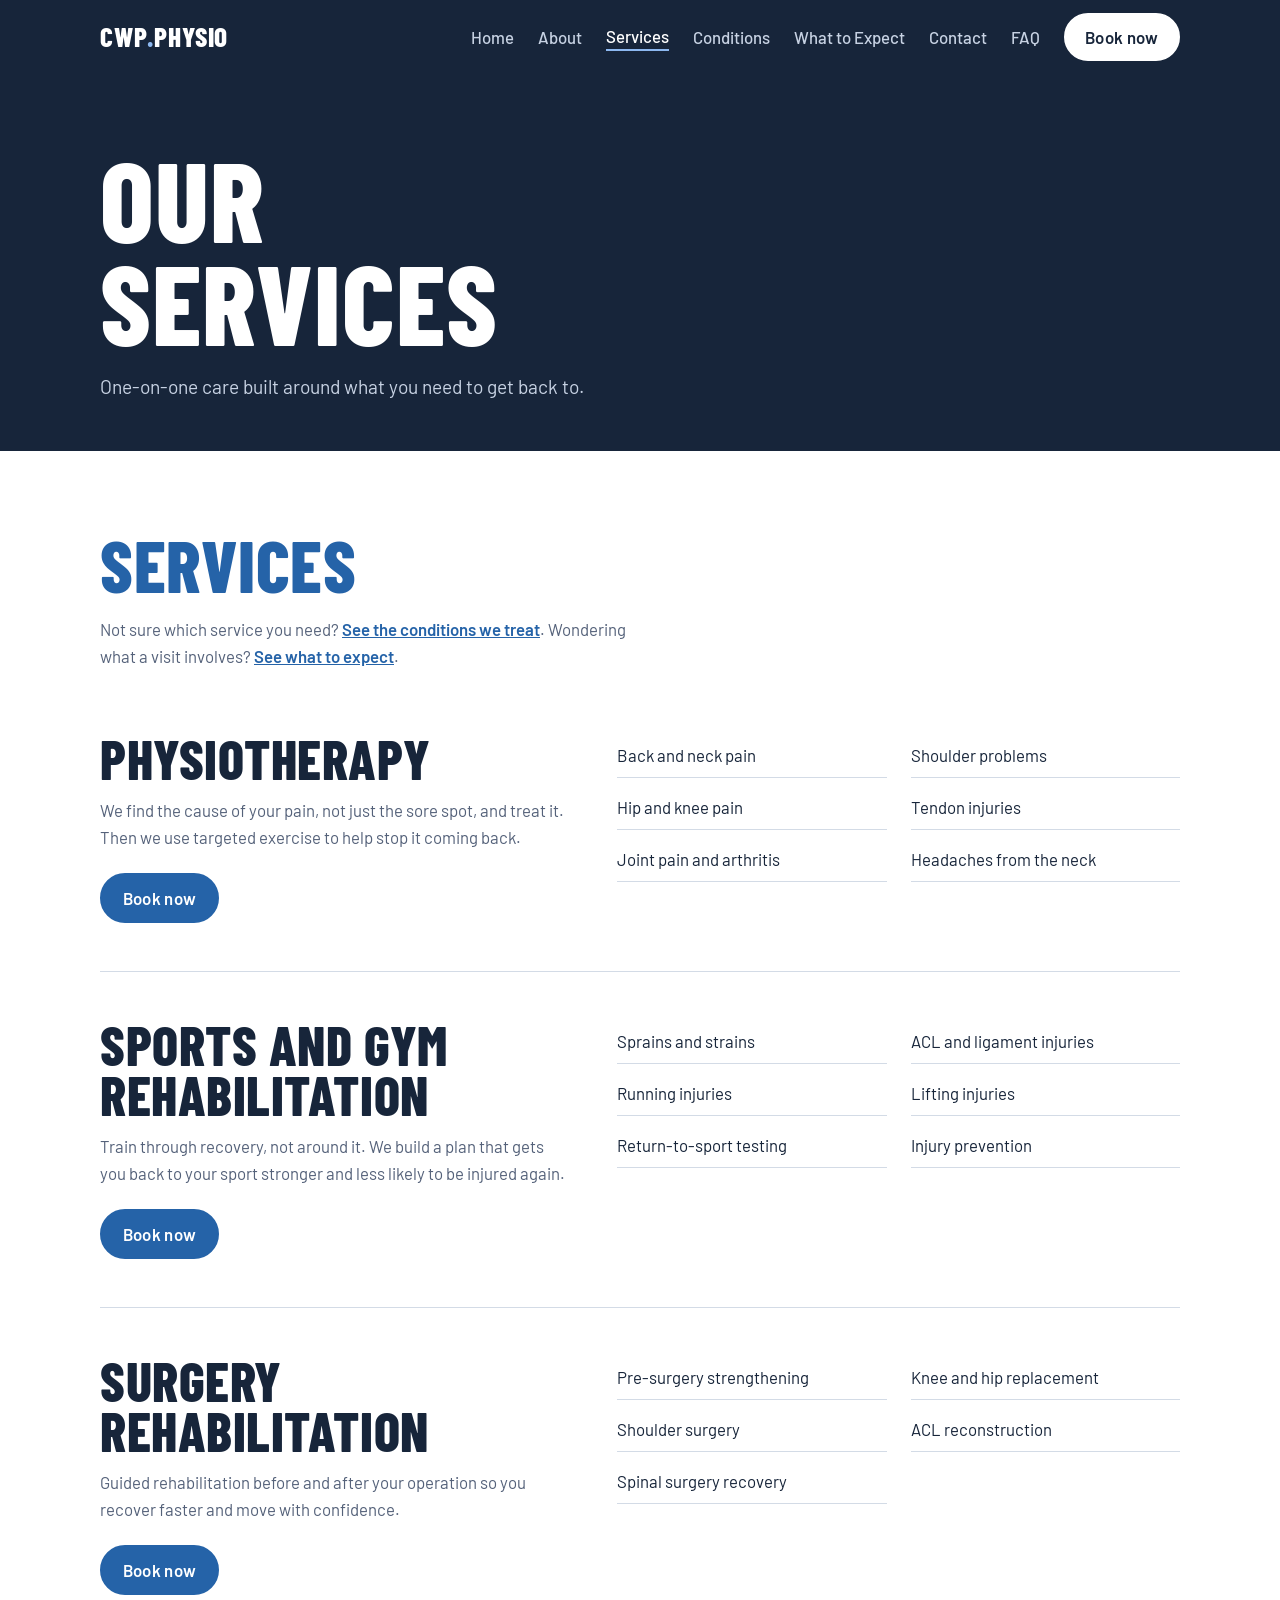
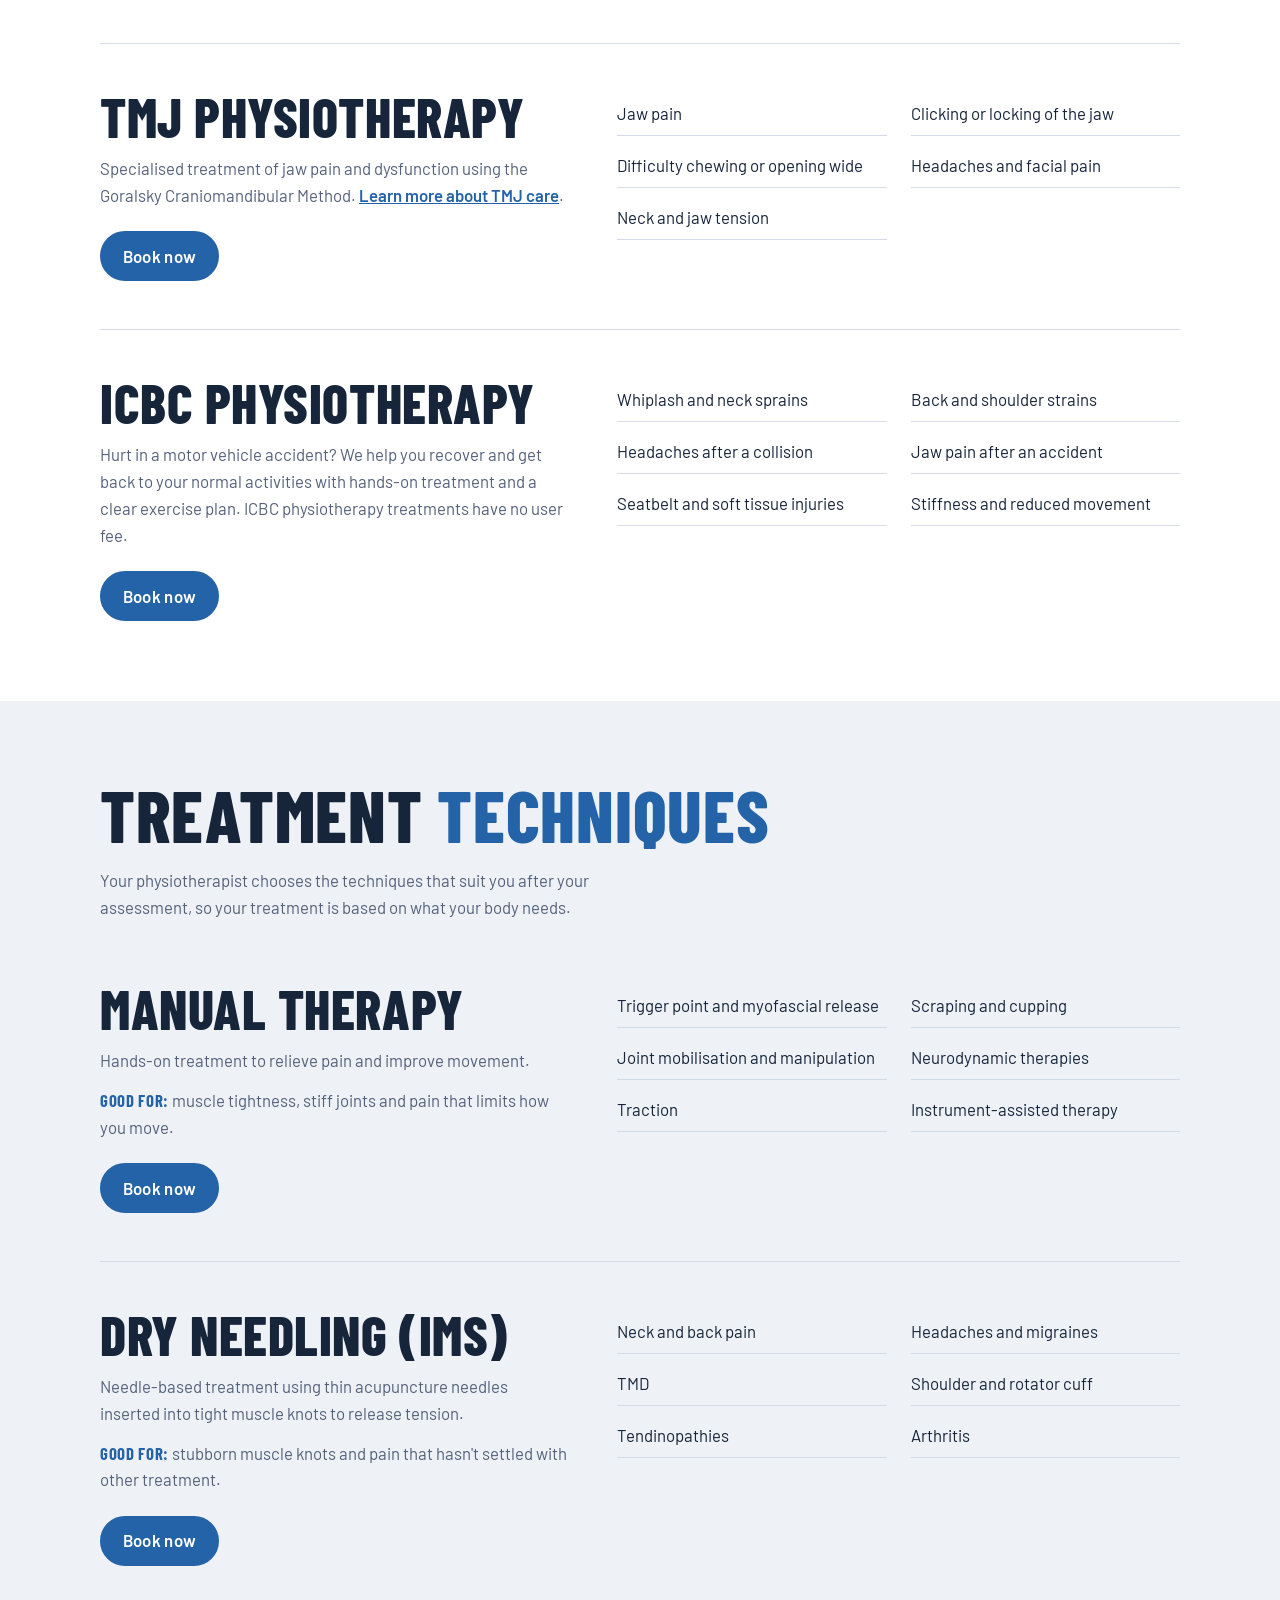
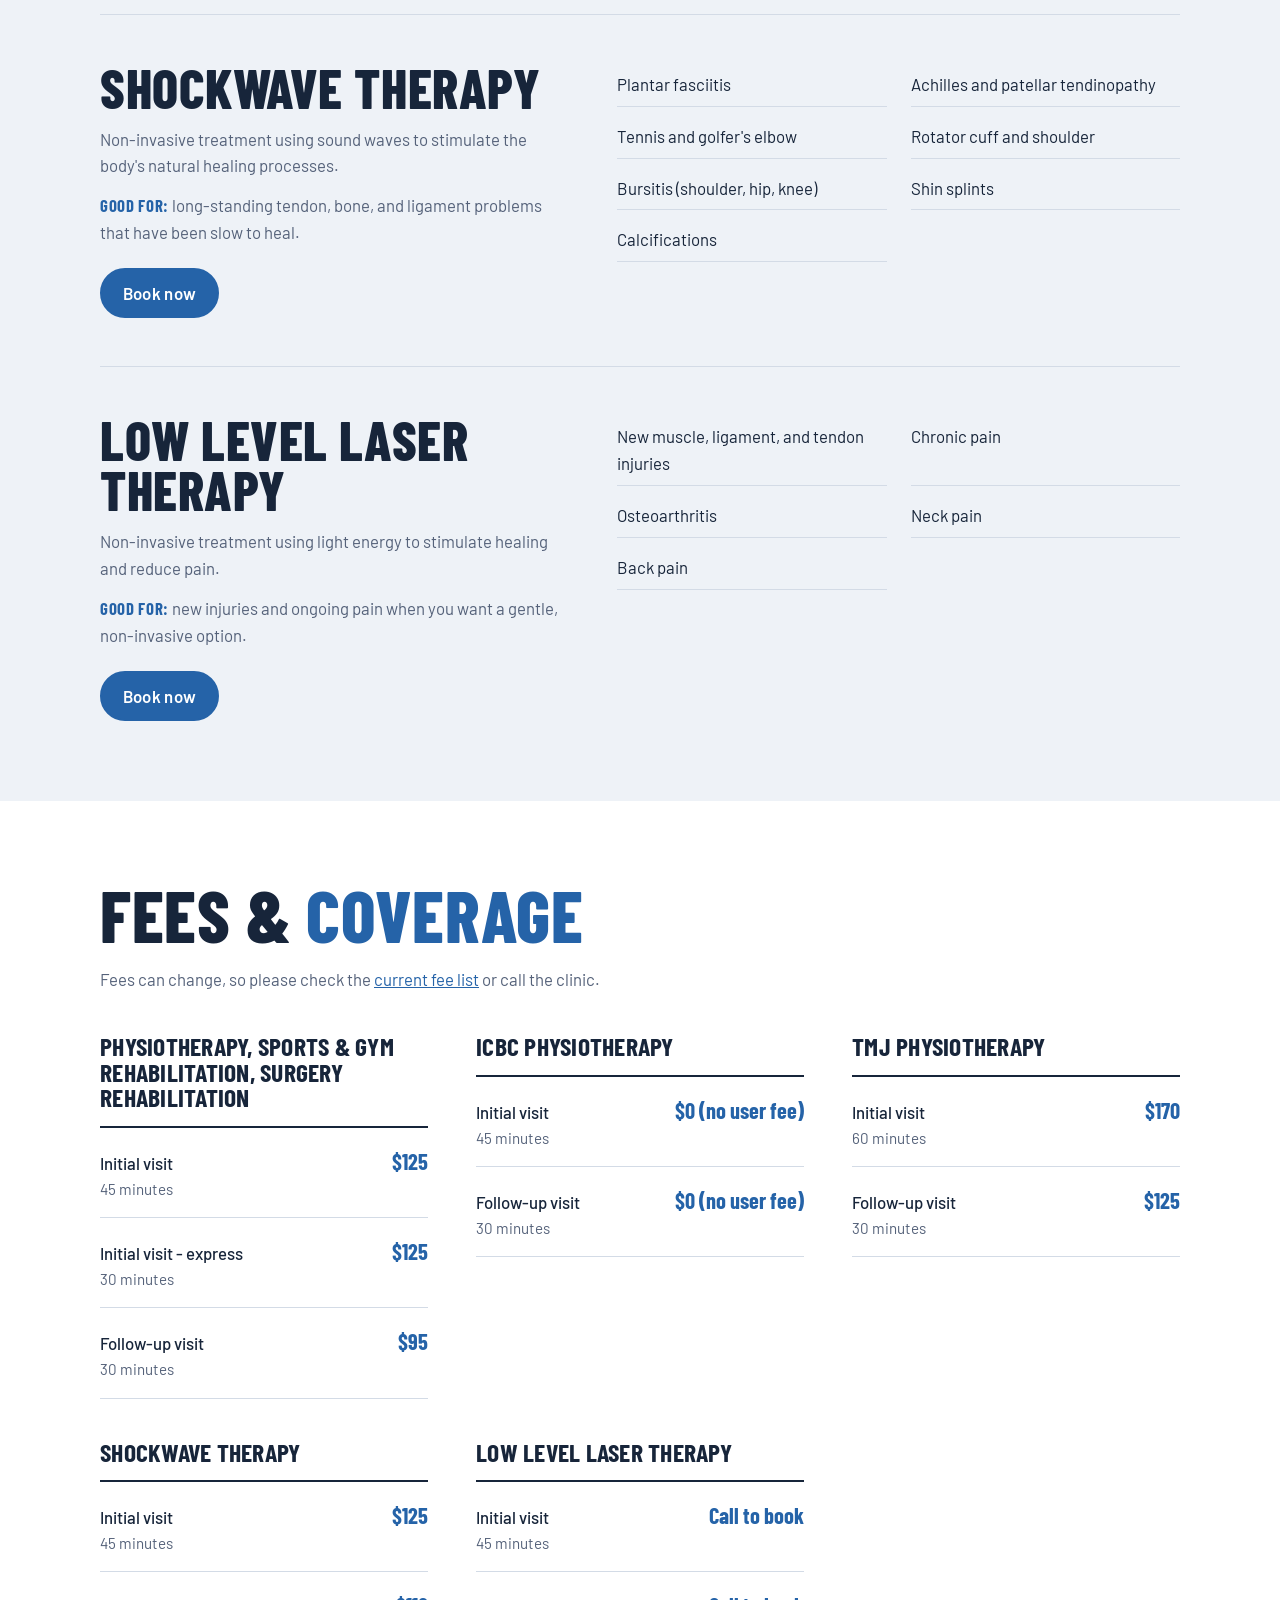
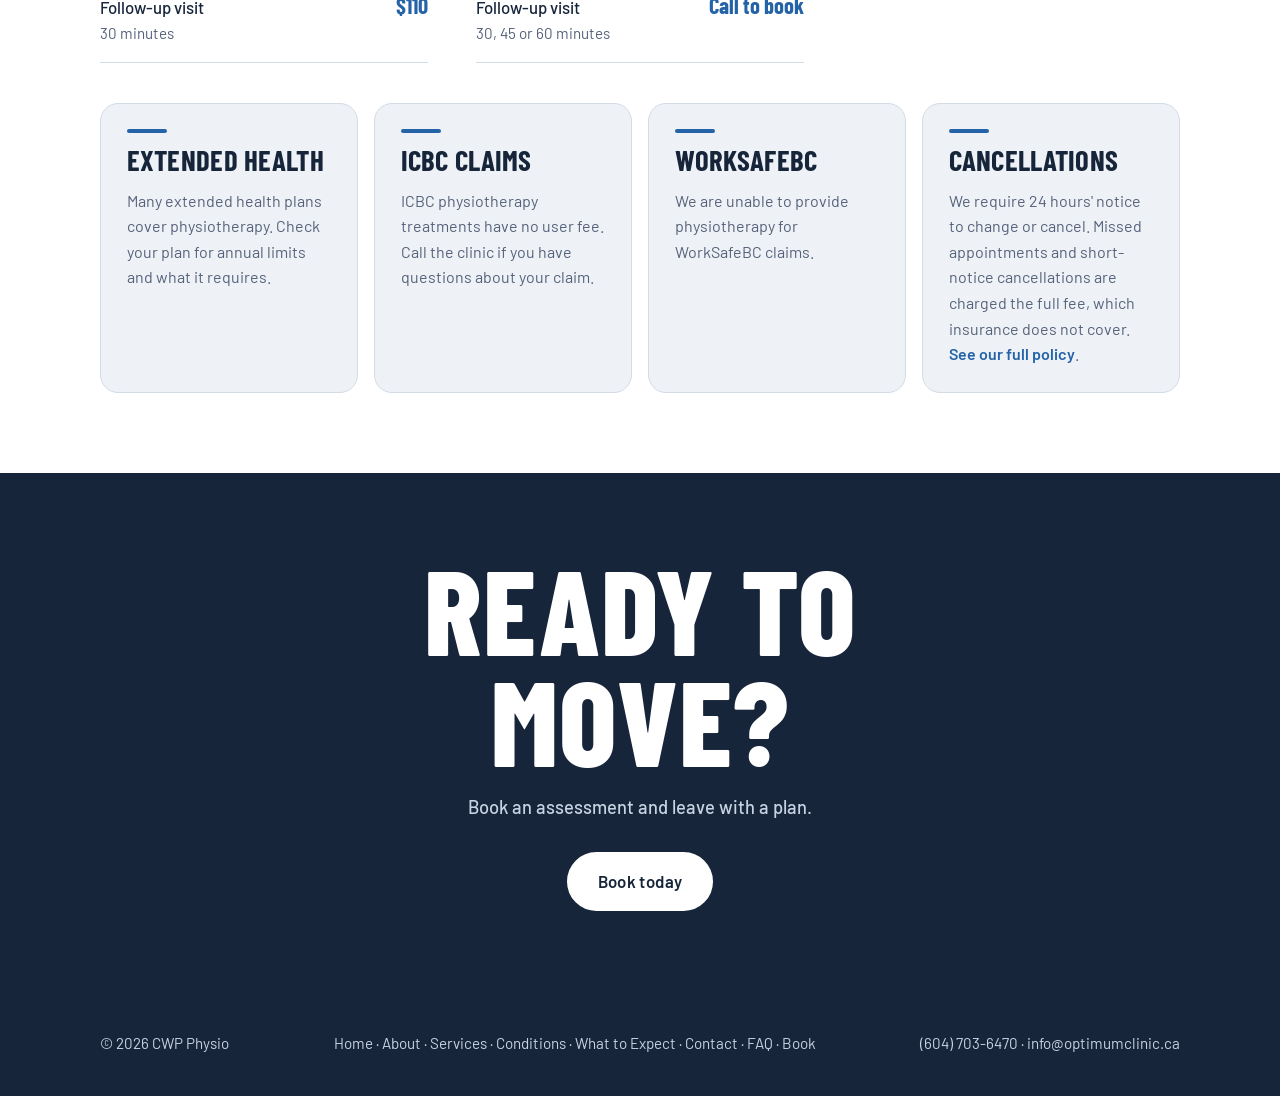
<file: services.html>
<!DOCTYPE html>
<html lang="en">
<head>
<meta charset="UTF-8">
<meta name="viewport" content="width=device-width, initial-scale=1">
<title>Services | CWP Physio</title>
<meta name="description" content="Physiotherapy, sports and gym rehabilitation, surgery rehabilitation, TMJ physiotherapy and ICBC physiotherapy in Chilliwack, BC.">
<link rel="preconnect" href="https://fonts.googleapis.com">
<link rel="preconnect" href="https://fonts.gstatic.com" crossorigin>
<link href="https://fonts.googleapis.com/css2?family=Barlow+Condensed:wght@700;800&family=Barlow:wght@400;500;600&display=swap" rel="stylesheet">
<link rel="stylesheet" href="styles.css">
<script src="menu.js" defer></script>
<style>
.meta strong{font-family:var(--head);font-weight:700;letter-spacing:.04em;text-transform:uppercase;color:var(--hot)}
.split .btn{margin-top:1.4rem;padding:.6rem 1.3rem}
.bar{display:block;width:2.5rem;height:4px;border-radius:2px;background:var(--hot)}
.feelist{list-style:none;padding:0;margin-top:2rem;max-width:720px;border-top:2px solid var(--bone)}
.feegroups{display:grid;grid-template-columns:repeat(auto-fit,minmax(min(100%,300px),1fr));gap:2.5rem 3rem;margin-top:2.5rem}
.feegroups .feelist{margin-top:1rem;max-width:none}
.feegroup h3{font-size:1.6rem}
.feelist li{display:flex;justify-content:space-between;align-items:baseline;gap:1rem;padding:1rem 0;border-bottom:1px solid var(--line);font-weight:500}
.feelist li span:last-child{font-family:var(--head);font-weight:700;font-size:1.4rem;color:var(--hot);text-align:right;white-space:nowrap}
.feelist small{display:block;color:var(--mute);font-weight:400;font-size:.95rem}
</style>
</head>
<body>
<header>
  <div class="wrap">
    <a class="logo" href="index.html">CWP<span class="hot">.</span>Physio</a>
    <nav aria-label="Main">
      <a href="index.html#top">Home</a>
      <a href="about.html">About</a>
      <a href="services.html" aria-current="page">Services</a>
      <a href="conditions.html">Conditions</a>
      <a href="what-to-expect.html">What to Expect</a>
      <a href="locations.html">Contact</a>
      <a href="faq.html">FAQ</a>
      <a class="btn" href="https://optimumclinic.janeapp.com/#/staff_member/48" target="_blank" rel="noopener">Book now</a>
    </nav>
  </div>
</header>
<main>
<div class="pagehead"><div class="wrap">
<h1>Our<br>services</h1>
<p>One-on-one care built around what you need to get back to.</p>
</div></div>

<section><div class="wrap">
<h2><span class="hot">Services</span></h2>
<p style="margin-top:1.2rem;color:var(--mute)">Not sure which service you need? <a href="conditions.html" style="color:var(--hot);font-weight:600">See the conditions we treat</a>. Wondering what a visit involves? <a href="what-to-expect.html" style="color:var(--hot);font-weight:600">See what to expect</a>.</p>
<div class="split" style="margin-top:1rem"><div><h2 style="font-size:clamp(2.2rem,5vw,3.4rem)">Physiotherapy</h2><p>We find the cause of your pain, not just the sore spot, and treat it. Then we use targeted exercise to help stop it coming back.</p><a class="btn" href="https://optimumclinic.janeapp.com/#/staff_member/48" target="_blank" rel="noopener">Book now</a></div><details class="fold" open><summary>What we treat</summary><ul><li>Back and neck pain</li><li>Shoulder problems</li><li>Hip and knee pain</li><li>Tendon injuries</li><li>Joint pain and arthritis</li><li>Headaches from the neck</li></ul></details></div>
<div class="split"><div><h2 style="font-size:clamp(2.2rem,5vw,3.4rem)">Sports and gym rehabilitation</h2><p>Train through recovery, not around it. We build a plan that gets you back to your sport stronger and less likely to be injured again.</p><a class="btn" href="https://optimumclinic.janeapp.com/#/staff_member/48" target="_blank" rel="noopener">Book now</a></div><details class="fold" open><summary>What we treat</summary><ul><li>Sprains and strains</li><li>ACL and ligament injuries</li><li>Running injuries</li><li>Lifting injuries</li><li>Return-to-sport testing</li><li>Injury prevention</li></ul></details></div>
<div class="split"><div><h2 style="font-size:clamp(2.2rem,5vw,3.4rem)">Surgery rehabilitation</h2><p>Guided rehabilitation before and after your operation so you recover faster and move with confidence.</p><a class="btn" href="https://optimumclinic.janeapp.com/#/staff_member/48" target="_blank" rel="noopener">Book now</a></div><details class="fold" open><summary>What we treat</summary><ul><li>Pre-surgery strengthening</li><li>Knee and hip replacement</li><li>Shoulder surgery</li><li>ACL reconstruction</li><li>Spinal surgery recovery</li></ul></details></div>
<div class="split"><div><h2 style="font-size:clamp(2.2rem,5vw,3.4rem)">TMJ Physiotherapy</h2><p>Specialised treatment of jaw pain and dysfunction using the Goralsky Craniomandibular Method. <a href="tmj.html" style="color:var(--hot);font-weight:600">Learn more about TMJ care</a>.</p><a class="btn" href="https://optimumclinic.janeapp.com/#/staff_member/48" target="_blank" rel="noopener">Book now</a></div><details class="fold" open><summary>What we treat</summary><ul><li>Jaw pain</li><li>Clicking or locking of the jaw</li><li>Difficulty chewing or opening wide</li><li>Headaches and facial pain</li><li>Neck and jaw tension</li></ul></details></div>
<div class="split" style="padding-bottom:0"><div><h2 style="font-size:clamp(2.2rem,5vw,3.4rem)">ICBC Physiotherapy</h2><p>Hurt in a motor vehicle accident? We help you recover and get back to your normal activities with hands-on treatment and a clear exercise plan. ICBC physiotherapy treatments have no user fee.</p><a class="btn" href="https://optimumclinic.janeapp.com/#/staff_member/48" target="_blank" rel="noopener">Book now</a></div><details class="fold" open><summary>What we treat</summary><ul><li>Whiplash and neck sprains</li><li>Back and shoulder strains</li><li>Headaches after a collision</li><li>Jaw pain after an accident</li><li>Seatbelt and soft tissue injuries</li><li>Stiffness and reduced movement</li></ul></details></div>
</div></section>

<section id="techniques" style="background:var(--bg2)"><div class="wrap">
<h2>Treatment <span class="hot">Techniques</span></h2>
<p style="margin-top:1.2rem;color:var(--mute)">Your physiotherapist chooses the techniques that suit you after your assessment, so your treatment is based on what your body needs.</p>
<div class="split" style="margin-top:1rem"><div><h2 style="font-size:clamp(2.2rem,5vw,3.4rem)">Manual Therapy</h2><p>Hands-on treatment to relieve pain and improve movement.</p><p class="meta"><strong>Good for:</strong> muscle tightness, stiff joints and pain that limits how you move.</p><a class="btn" href="https://optimumclinic.janeapp.com/#/staff_member/48" target="_blank" rel="noopener">Book now</a></div><details class="fold" open><summary>What we treat</summary><ul><li>Trigger point and myofascial release</li><li>Scraping and cupping</li><li>Joint mobilisation and manipulation</li><li>Neurodynamic therapies</li><li>Traction</li><li>Instrument-assisted therapy</li></ul></details></div>
<div class="split"><div><h2 style="font-size:clamp(2.2rem,5vw,3.4rem)">Dry Needling (IMS)</h2><p>Needle-based treatment using thin acupuncture needles inserted into tight muscle knots to release tension.</p><p class="meta"><strong>Good for:</strong> stubborn muscle knots and pain that hasn't settled with other treatment.</p><a class="btn" href="https://optimumclinic.janeapp.com/#/staff_member/48" target="_blank" rel="noopener">Book now</a></div><details class="fold" open><summary>What we treat</summary><ul><li>Neck and back pain</li><li>Headaches and migraines</li><li>TMD</li><li>Shoulder and rotator cuff</li><li>Tendinopathies</li><li>Arthritis</li></ul></details></div>
<div class="split"><div><h2 style="font-size:clamp(2.2rem,5vw,3.4rem)">Shockwave Therapy</h2><p>Non-invasive treatment using sound waves to stimulate the body's natural healing processes.</p><p class="meta"><strong>Good for:</strong> long-standing tendon, bone, and ligament problems that have been slow to heal.</p><a class="btn" href="https://optimumclinic.janeapp.com/#/staff_member/48" target="_blank" rel="noopener">Book now</a></div><details class="fold" open><summary>What we treat</summary><ul><li>Plantar fasciitis</li><li>Achilles and patellar tendinopathy</li><li>Tennis and golfer's elbow</li><li>Rotator cuff and shoulder</li><li>Bursitis (shoulder, hip, knee)</li><li>Shin splints</li><li>Calcifications</li></ul></details></div>
<div class="split" style="padding-bottom:0"><div><h2 style="font-size:clamp(2.2rem,5vw,3.4rem)">Low Level Laser Therapy</h2><p>Non-invasive treatment using light energy to stimulate healing and reduce pain.</p><p class="meta"><strong>Good for:</strong> new injuries and ongoing pain when you want a gentle, non-invasive option.</p><a class="btn" href="https://optimumclinic.janeapp.com/#/staff_member/48" target="_blank" rel="noopener">Book now</a></div><details class="fold" open><summary>What we treat</summary><ul><li>New muscle, ligament, and tendon injuries</li><li>Chronic pain</li><li>Osteoarthritis</li><li>Neck pain</li><li>Back pain</li></ul></details></div>
</div></section>

<section id="fees"><div class="wrap">
<h2>Fees &amp; <span class="hot">coverage</span></h2>
<p style="margin-top:1.2rem;color:var(--mute)">Fees can change, so please check the <a href="https://optimumclinic.ca/forms-and-fees/" target="_blank" rel="noopener" style="color:var(--hot)">current fee list</a> or call the clinic.</p>
<div class="feegroups">
<div class="feegroup"><h3>Physiotherapy, sports &amp; gym rehabilitation, surgery rehabilitation</h3><ul class="feelist">
<li><span>Initial visit<small>45 minutes</small></span><span>$125</span></li>
<li><span>Initial visit - express<small>30 minutes</small></span><span>$125</span></li>
<li><span>Follow-up visit<small>30 minutes</small></span><span>$95</span></li>
</ul></div>
<div class="feegroup"><h3>ICBC physiotherapy</h3><ul class="feelist">
<li><span>Initial visit<small>45 minutes</small></span><span>$0 (no user fee)</span></li>
<li><span>Follow-up visit<small>30 minutes</small></span><span>$0 (no user fee)</span></li>
</ul></div>
<div class="feegroup"><h3>TMJ physiotherapy</h3><ul class="feelist">
<li><span>Initial visit<small>60 minutes</small></span><span>$170</span></li>
<li><span>Follow-up visit<small>30 minutes</small></span><span>$125</span></li>
</ul></div>
<div class="feegroup"><h3>Shockwave therapy</h3><ul class="feelist">
<li><span>Initial visit<small>45 minutes</small></span><span>$125</span></li>
<li><span>Follow-up visit<small>30 minutes</small></span><span>$110</span></li>
</ul></div>
<div class="feegroup"><h3>Low level laser therapy</h3><ul class="feelist">
<li><span>Initial visit<small>45 minutes</small></span><span>Call to book</span></li>
<li><span>Follow-up visit<small>30, 45 or 60 minutes</small></span><span>Call to book</span></li>
</ul></div>
</div>
<div class="tiles">
<div class="tile"><span class="bar"></span><h3>Extended health</h3><p>Many extended health plans cover physiotherapy. Check your plan for annual limits and what it requires.</p></div>
<div class="tile"><span class="bar"></span><h3>ICBC claims</h3><p>ICBC physiotherapy treatments have no user fee. Call the clinic if you have questions about your claim.</p></div>
<div class="tile"><span class="bar"></span><h3>WorkSafeBC</h3><p>We are unable to provide physiotherapy for WorkSafeBC claims.</p></div>
<div class="tile"><span class="bar"></span><h3>Cancellations</h3><p>We require 24 hours' notice to change or cancel. Missed appointments and short-notice cancellations are charged the full fee, which insurance does not cover. <a href="what-to-expect.html#before-you-come-in" style="color:var(--hot)">See our full policy</a>.</p></div>
</div>
</div></section>

<div class="band"><div class="wrap"><h2>Ready to<br>move?</h2><p>Book an assessment and leave with a plan.</p><a class="btn" href="https://optimumclinic.janeapp.com/#/staff_member/48" target="_blank" rel="noopener">Book today</a></div></div>
</main>
<footer class="site">
  <div class="wrap">
    <span>&copy; 2026 CWP Physio</span>
    <span><a href="index.html#top">Home</a> &middot; <a href="about.html">About</a> &middot; <a href="services.html">Services</a> &middot; <a href="conditions.html">Conditions</a> &middot; <a href="what-to-expect.html">What to Expect</a> &middot; <a href="locations.html">Contact</a> &middot; <a href="faq.html">FAQ</a> &middot; <a href="book.html">Book</a></span>
    <span><a href="tel:+16047036470">(604) 703-6470</a> &middot; <a href="mailto:info@optimumclinic.ca">info@optimumclinic.ca</a></span>
  </div>
</footer>

</body>
</html>
</file>
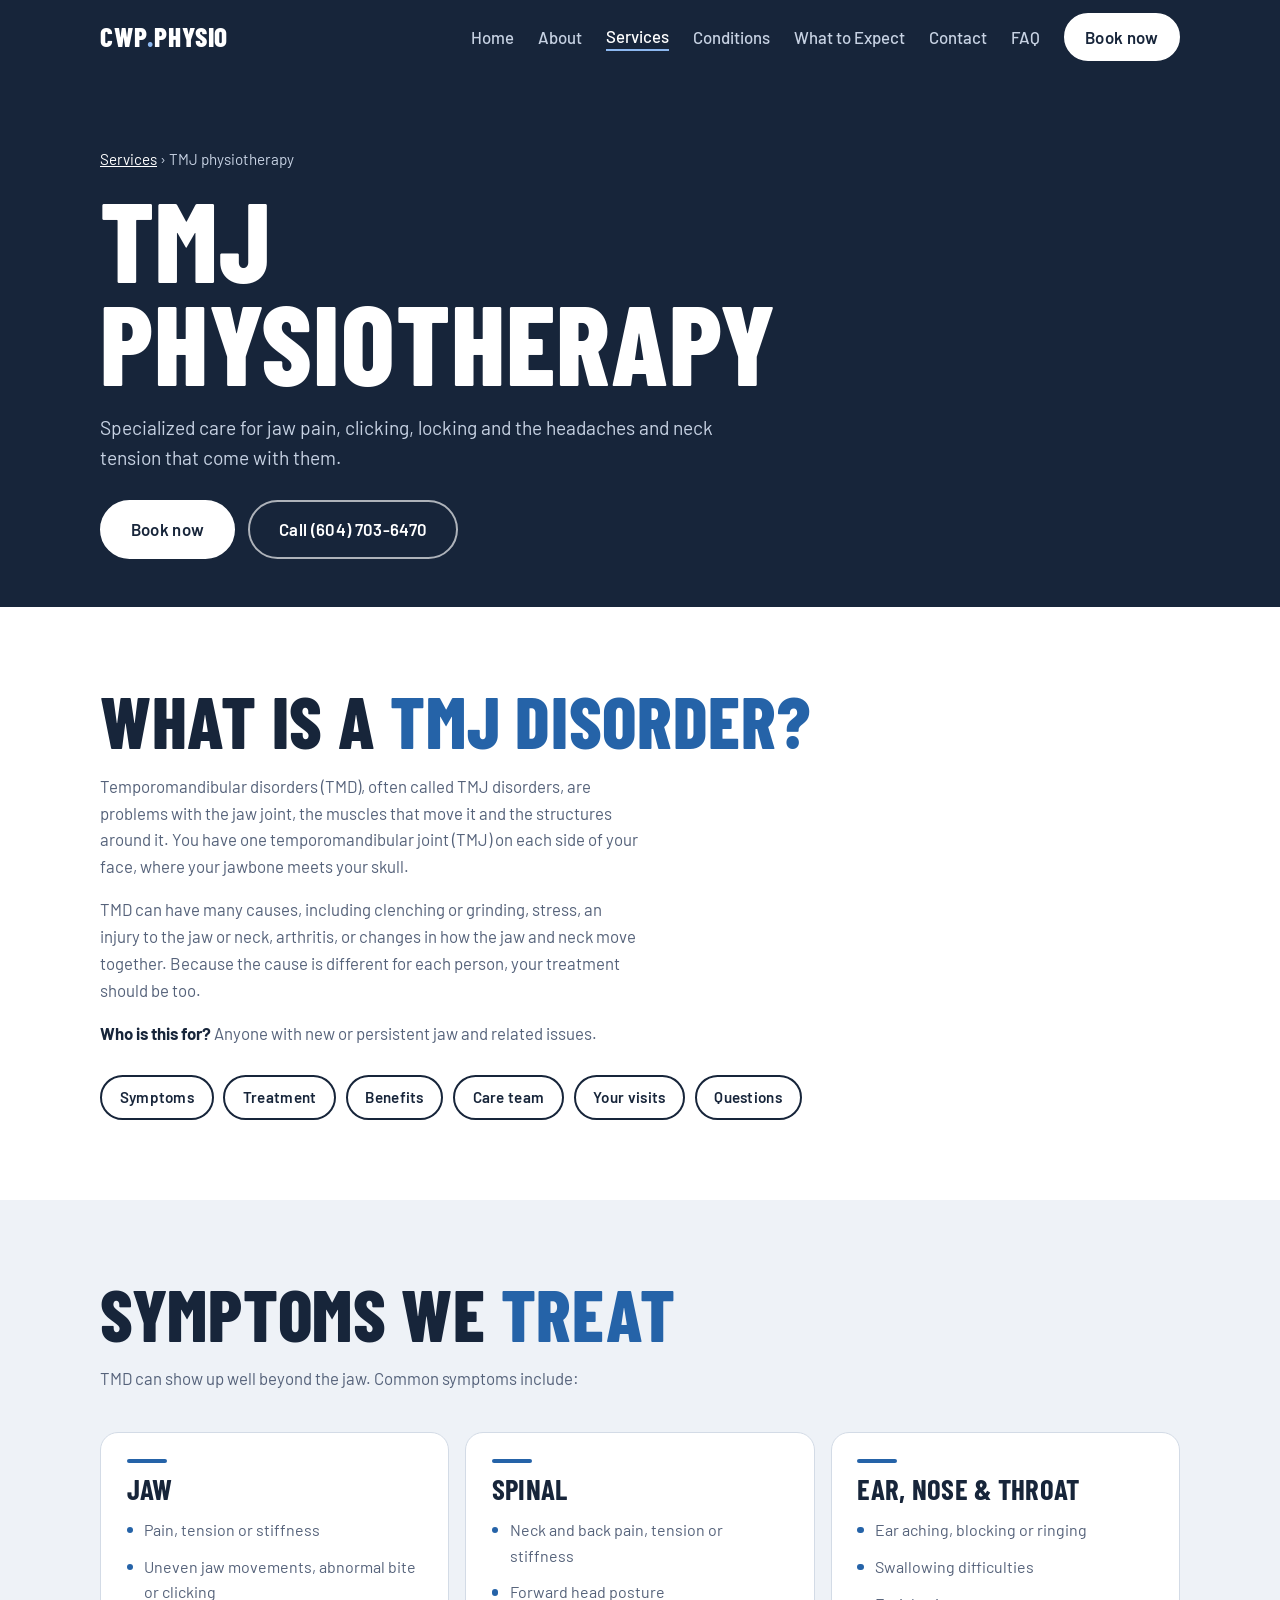
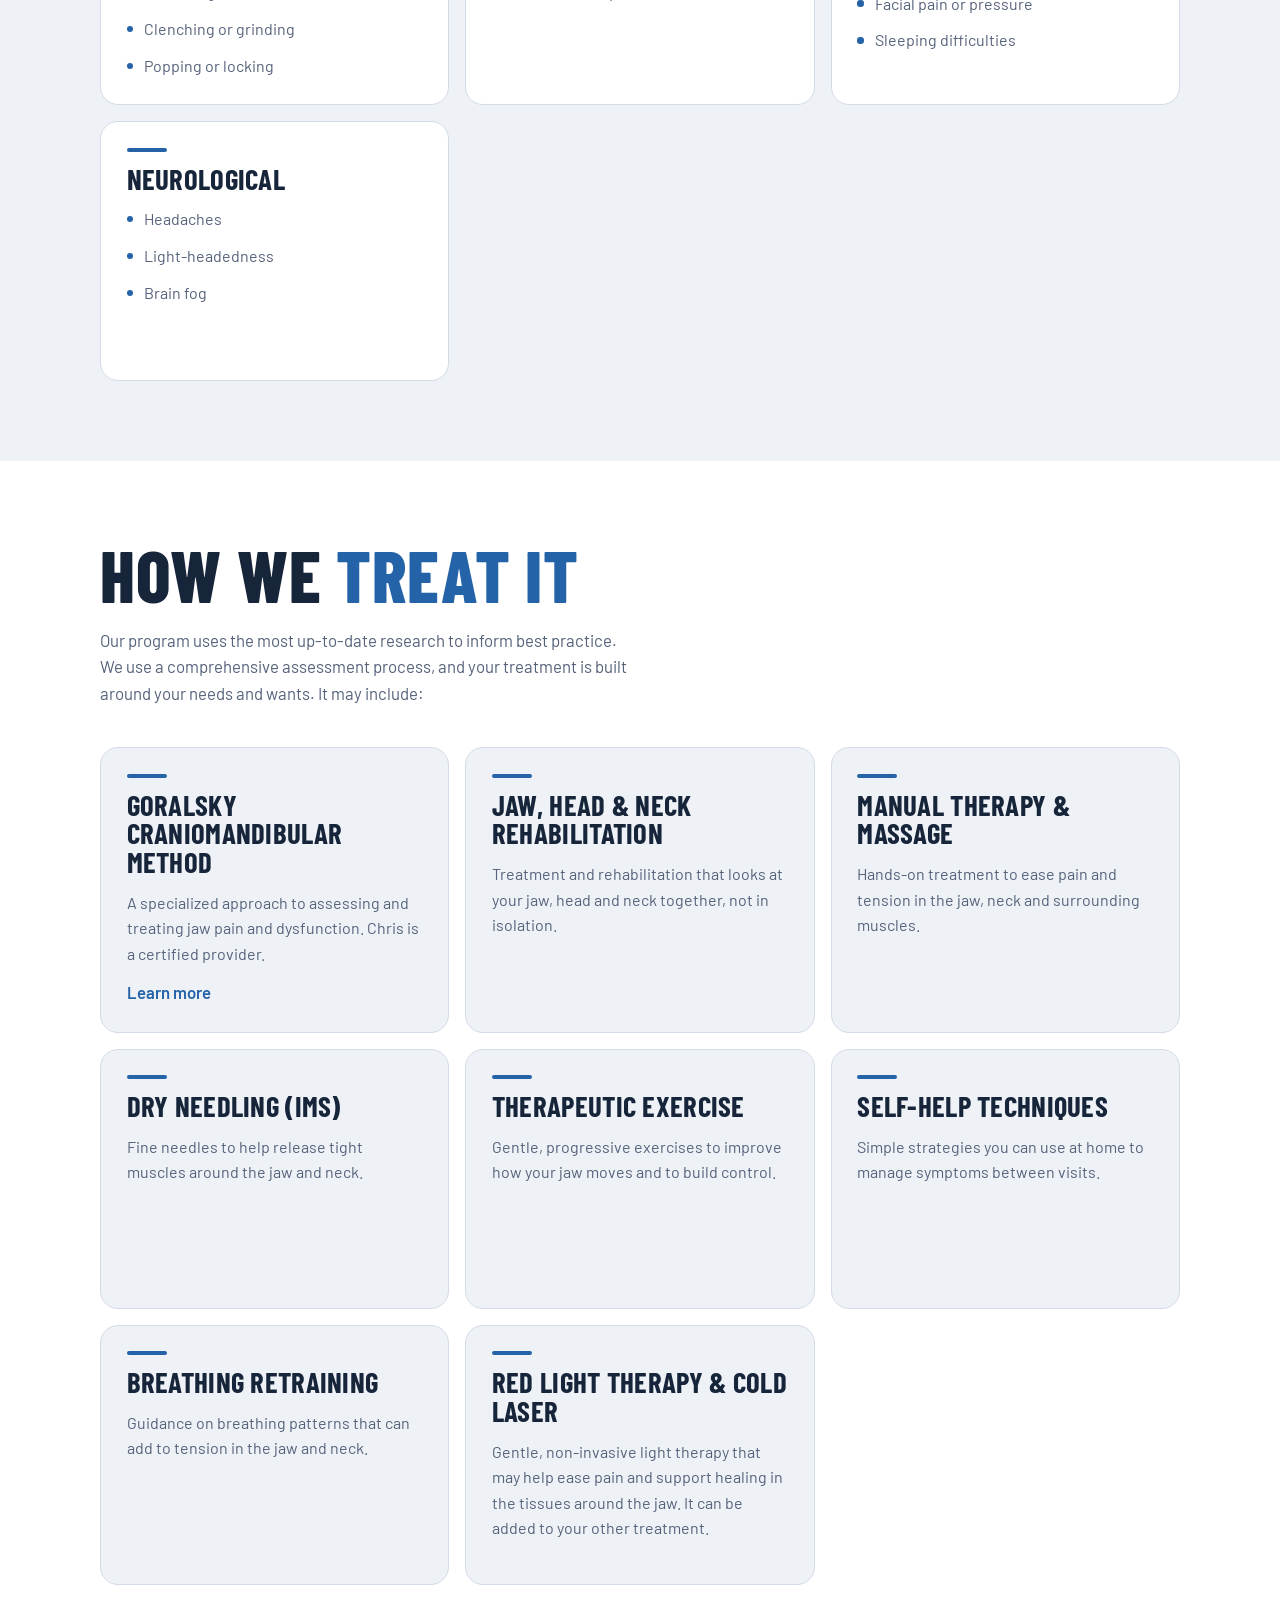
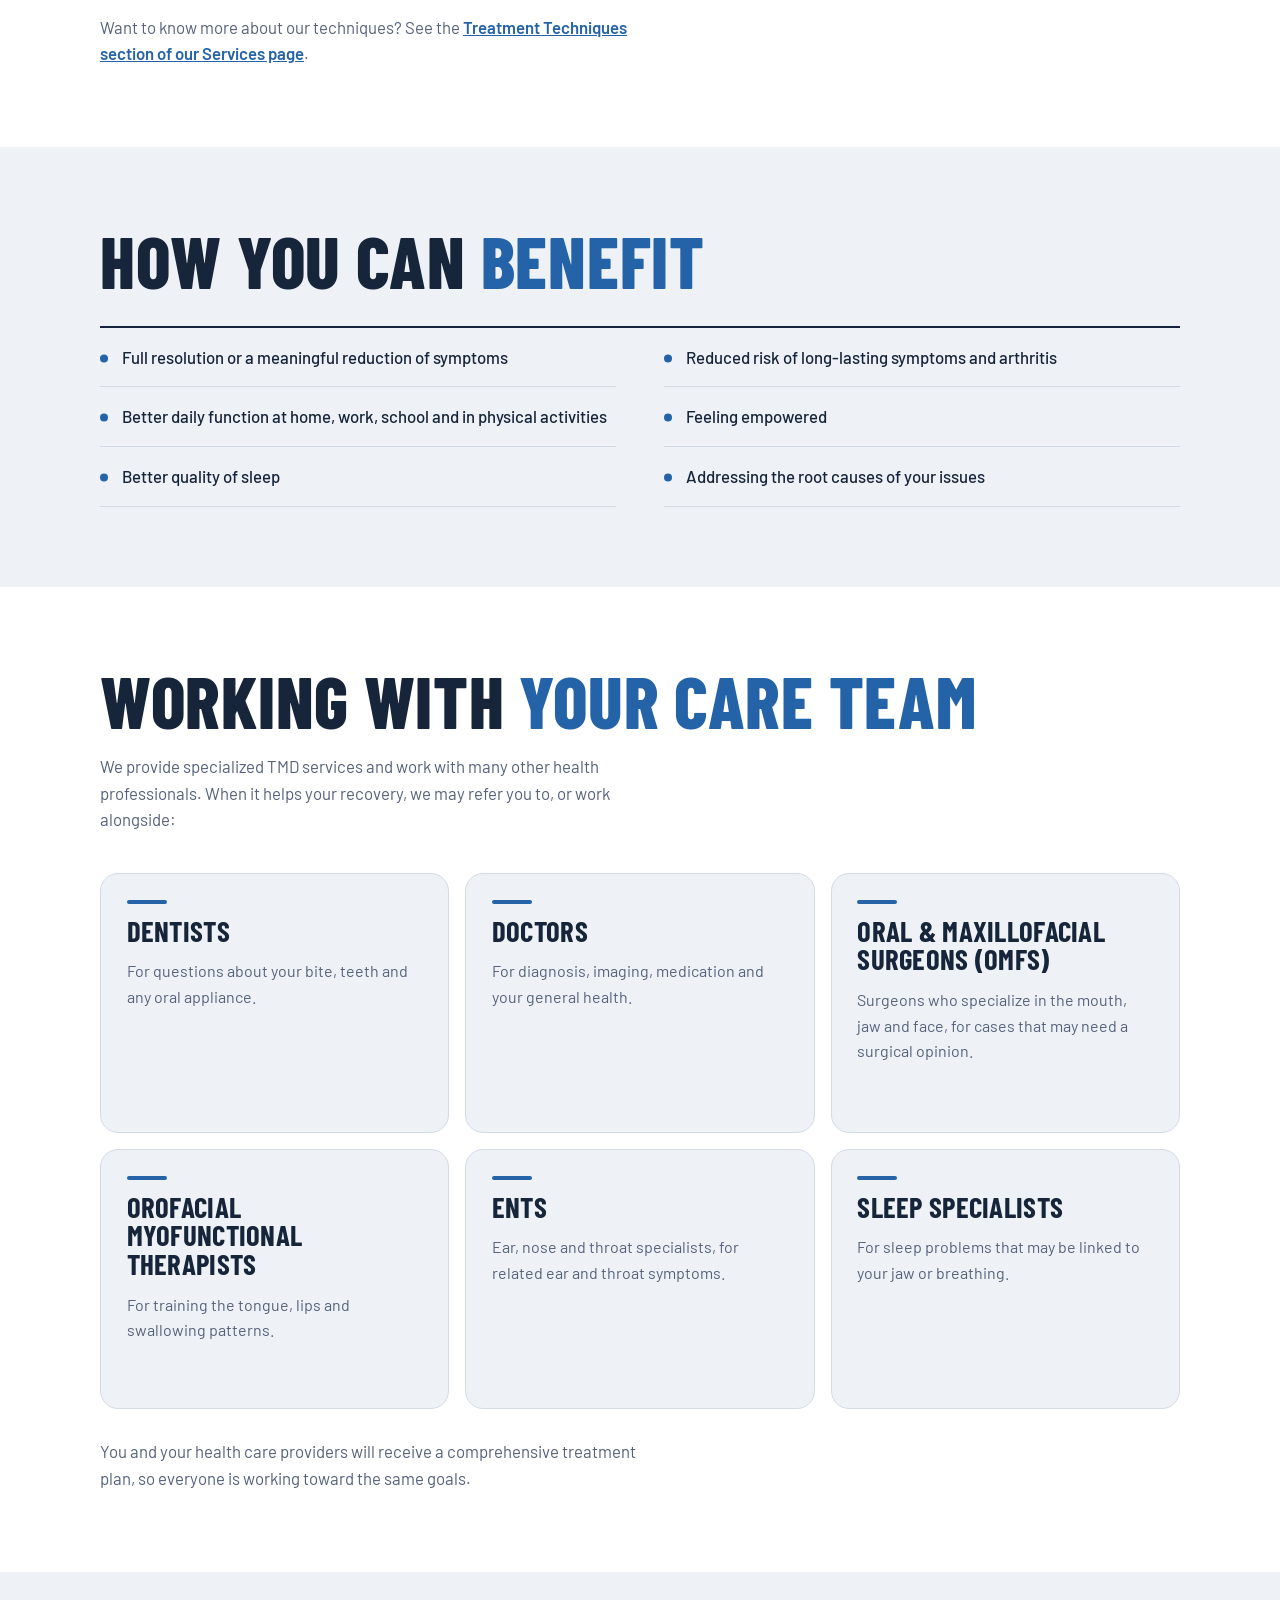
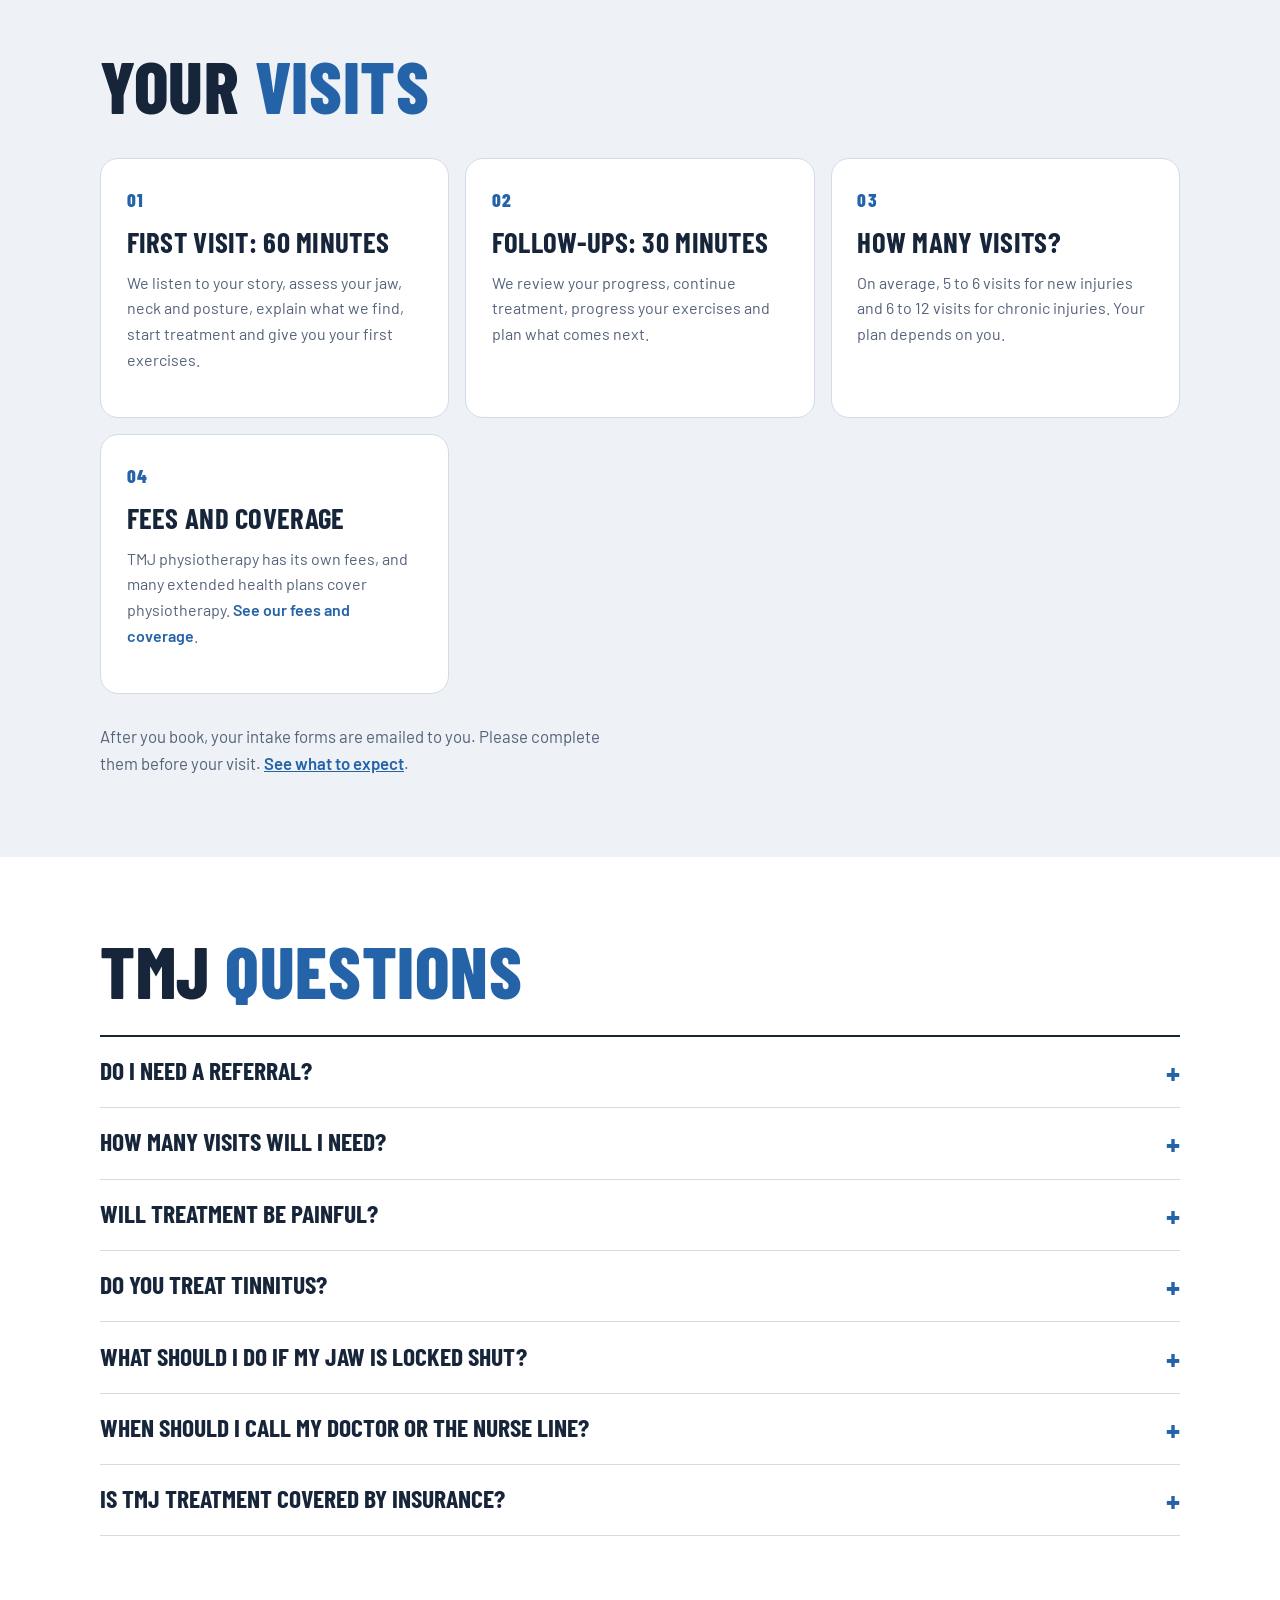
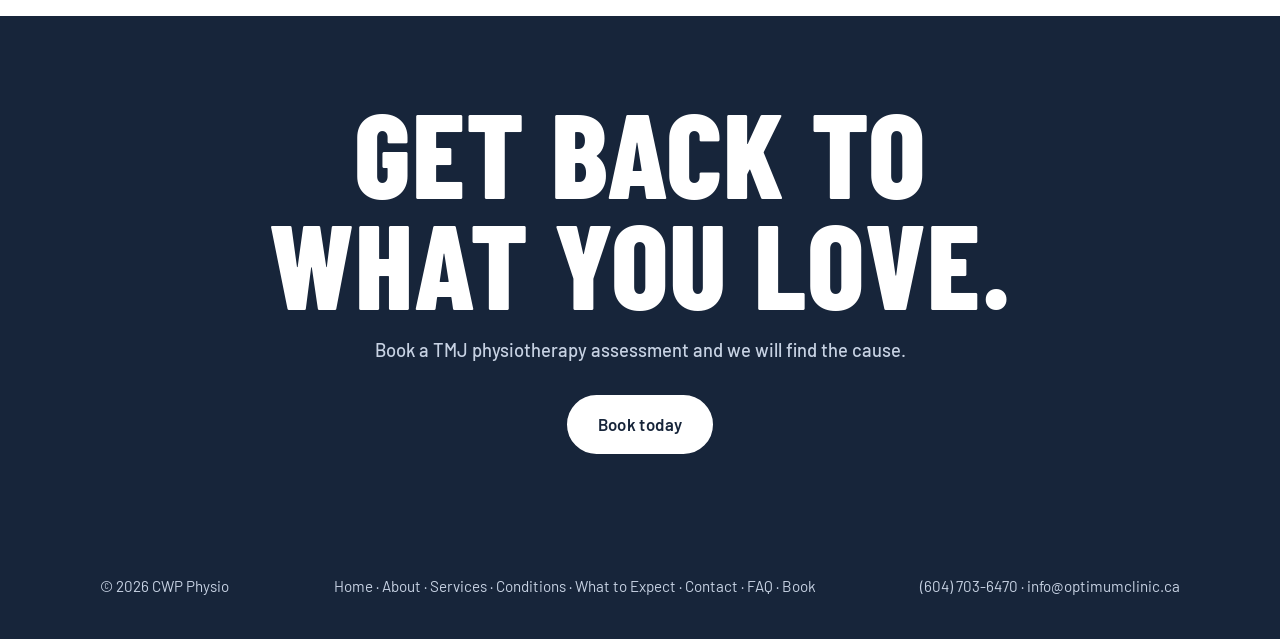
<file: tmj.html>
<!DOCTYPE html>
<html lang="en">
<head>
<meta charset="UTF-8">
<meta name="viewport" content="width=device-width, initial-scale=1">
<title>TMJ Physiotherapy in Chilliwack | CWP Physio</title>
<meta name="description" content="Physiotherapy for TMJ disorders in Chilliwack, BC: jaw pain, clicking, locking, headaches and neck tension, using the Goralsky Craniomandibular Method.">
<link rel="preconnect" href="https://fonts.googleapis.com">
<link rel="preconnect" href="https://fonts.gstatic.com" crossorigin>
<link href="https://fonts.googleapis.com/css2?family=Barlow+Condensed:wght@700;800&family=Barlow:wght@400;500;600&display=swap" rel="stylesheet">
<link rel="stylesheet" href="styles.css">
<script src="menu.js" defer></script>
<style>
section[id]{scroll-margin-top:4.5rem}
.crumbs{color:var(--onnavy);font-size:.95rem;margin-bottom:1rem}
.crumbs a{color:#fff;text-decoration:underline}
.pagehead .btn{background:#fff;color:var(--navy);border-color:#fff}
.pagehead .btn:hover{background:#E3ECFA;border-color:#E3ECFA}
.pagehead .btn.ghost{background:transparent;color:#fff;border-color:rgba(255,255,255,.65)}
.pagehead .btn.ghost:hover{background:#fff;color:var(--navy)}
.jump{display:flex;flex-wrap:wrap;gap:.6rem;margin-top:1.8rem}
.jump .btn{padding:.5rem 1.1rem;font-size:.95rem}
.bar{display:block;width:2.5rem;height:4px;border-radius:2px;background:var(--hot)}
.num{font-family:var(--head);font-weight:800;font-size:1.2rem;letter-spacing:.08em;color:var(--hot)}
.tile.list ul{list-style:none;padding:0;display:grid;gap:.7rem;color:var(--mute);font-size:1rem}
.tile.list li{position:relative;padding-left:1.1rem}
.tile.list li::before{content:"";position:absolute;left:0;top:.62em;width:.4rem;height:.4rem;border-radius:50%;background:var(--hot)}
.checks{list-style:none;padding:0;margin-top:2rem;display:grid;grid-template-columns:repeat(auto-fit,minmax(min(100%,340px),1fr));gap:0 3rem;border-top:2px solid var(--bone)}
.checks li{display:flex;gap:.9rem;align-items:baseline;padding:1rem 0;border-bottom:1px solid var(--line);font-weight:500}
.checks li::before{content:"";flex:none;width:.5rem;height:.5rem;border-radius:50%;background:var(--hot);transform:translateY(-.1rem)}
.faq details ul{list-style:none;padding:0;margin:.2rem 0 1rem;display:grid;gap:.6rem;color:var(--mute)}
.faq details li{position:relative;padding-left:1.1rem}
.faq details li::before{content:"";position:absolute;left:0;top:.62em;width:.4rem;height:.4rem;border-radius:50%;background:var(--hot)}
.faq details li strong{color:var(--bone)}
.faq details > p:last-child{padding-bottom:1.3rem}
@media(max-width:700px){.pagehead h1{font-size:clamp(2rem,10vw,2.6rem)}}
</style>
</head>
<body>
<header>
  <div class="wrap">
    <a class="logo" href="index.html">CWP<span class="hot">.</span>Physio</a>
    <nav aria-label="Main">
      <a href="index.html#top">Home</a>
      <a href="about.html">About</a>
      <a href="services.html" aria-current="true">Services</a>
      <a href="conditions.html">Conditions</a>
      <a href="what-to-expect.html">What to Expect</a>
      <a href="locations.html">Contact</a>
      <a href="faq.html">FAQ</a>
      <a class="btn" href="https://optimumclinic.janeapp.com/#/staff_member/48" target="_blank" rel="noopener">Book now</a>
    </nav>
  </div>
</header>
<main>
<div class="pagehead"><div class="wrap">
<div class="crumbs"><a href="services.html">Services</a> &rsaquo; TMJ physiotherapy</div>
<h1>TMJ<br>physiotherapy</h1>
<p>Specialized care for jaw pain, clicking, locking and the headaches and neck tension that come with them.</p>
<div class="cta" style="margin-top:1.6rem">
<a class="btn" href="https://optimumclinic.janeapp.com/#/staff_member/48" target="_blank" rel="noopener">Book now</a>
<a class="btn ghost" href="tel:+16047036470">Call (604) 703-6470</a>
</div>
</div></div>

<section><div class="wrap">
<h2>What is a <span class="hot">TMJ disorder?</span></h2>
<p style="margin-top:1.2rem;color:var(--mute)">Temporomandibular disorders (TMD), often called TMJ disorders, are problems with the jaw joint, the muscles that move it and the structures around it. You have one temporomandibular joint (TMJ) on each side of your face, where your jawbone meets your skull.</p>
<p style="margin-top:1rem;color:var(--mute)">TMD can have many causes, including clenching or grinding, stress, an injury to the jaw or neck, arthritis, or changes in how the jaw and neck move together. Because the cause is different for each person, your treatment should be too.</p>
<p style="margin-top:1rem;color:var(--mute)"><strong style="color:var(--bone)">Who is this for?</strong> Anyone with new or persistent jaw and related issues.</p>
<div class="jump">
<a class="btn ghost" href="#signs">Symptoms</a>
<a class="btn ghost" href="#treatment">Treatment</a>
<a class="btn ghost" href="#benefits">Benefits</a>
<a class="btn ghost" href="#team">Care team</a>
<a class="btn ghost" href="#visits">Your visits</a>
<a class="btn ghost" href="#questions">Questions</a>
</div>
</div></section>

<section id="signs" style="background:var(--bg2)"><div class="wrap">
<h2>Symptoms we <span class="hot">treat</span></h2>
<p style="margin-top:1.2rem;color:var(--mute)">TMD can show up well beyond the jaw. Common symptoms include:</p>
<div class="tiles" style="grid-template-columns:repeat(auto-fit,minmax(min(100%,260px),1fr))">
<div class="tile list" style="background:var(--bg)"><span class="bar"></span><h3>Jaw</h3><ul><li>Pain, tension or stiffness</li><li>Uneven jaw movements, abnormal bite or clicking</li><li>Clenching or grinding</li><li>Popping or locking</li></ul></div>
<div class="tile list" style="background:var(--bg)"><span class="bar"></span><h3>Spinal</h3><ul><li>Neck and back pain, tension or stiffness</li><li>Forward head posture</li></ul></div>
<div class="tile list" style="background:var(--bg)"><span class="bar"></span><h3>Ear, nose &amp; throat</h3><ul><li>Ear aching, blocking or ringing</li><li>Swallowing difficulties</li><li>Facial pain or pressure</li><li>Sleeping difficulties</li></ul></div>
<div class="tile list" style="background:var(--bg)"><span class="bar"></span><h3>Neurological</h3><ul><li>Headaches</li><li>Light-headedness</li><li>Brain fog</li></ul></div>
</div>
</div></section>

<section id="treatment"><div class="wrap">
<h2>How we <span class="hot">treat it</span></h2>
<p style="margin-top:1.2rem;color:var(--mute)">Our program uses the most up-to-date research to inform best practice. We use a comprehensive assessment process, and your treatment is built around your needs and wants. It may include:</p>
<div class="tiles" style="grid-template-columns:repeat(auto-fit,minmax(min(100%,260px),1fr))">
<div class="tile"><span class="bar"></span><h3>Goralsky Craniomandibular Method</h3><p>A specialized approach to assessing and treating jaw pain and dysfunction. Chris is a certified provider.</p><a href="https://darrongoralsky.com/" target="_blank" rel="noopener">Learn more</a></div>
<div class="tile"><span class="bar"></span><h3>Jaw, head &amp; neck rehabilitation</h3><p>Treatment and rehabilitation that looks at your jaw, head and neck together, not in isolation.</p></div>
<div class="tile"><span class="bar"></span><h3>Manual therapy &amp; massage</h3><p>Hands-on treatment to ease pain and tension in the jaw, neck and surrounding muscles.</p></div>
<div class="tile"><span class="bar"></span><h3>Dry needling (IMS)</h3><p>Fine needles to help release tight muscles around the jaw and neck.</p></div>
<div class="tile"><span class="bar"></span><h3>Therapeutic exercise</h3><p>Gentle, progressive exercises to improve how your jaw moves and to build control.</p></div>
<div class="tile"><span class="bar"></span><h3>Self-help techniques</h3><p>Simple strategies you can use at home to manage symptoms between visits.</p></div>
<div class="tile"><span class="bar"></span><h3>Breathing retraining</h3><p>Guidance on breathing patterns that can add to tension in the jaw and neck.</p></div>
<div class="tile"><span class="bar"></span><h3>Red light therapy &amp; cold laser</h3><p>Gentle, non-invasive light therapy that may help ease pain and support healing in the tissues around the jaw. It can be added to your other treatment.</p></div>
</div>
<p style="margin-top:1.8rem;color:var(--mute)">Want to know more about our techniques? See the <a href="services.html#techniques" style="color:var(--hot);font-weight:600">Treatment Techniques section of our Services page</a>.</p>
</div></section>

<section id="benefits" style="background:var(--bg2)"><div class="wrap">
<h2>How you can <span class="hot">benefit</span></h2>
<ul class="checks">
<li>Full resolution or a meaningful reduction of symptoms</li>
<li>Reduced risk of long-lasting symptoms and arthritis</li>
<li>Better daily function at home, work, school and in physical activities</li>
<li>Feeling empowered</li>
<li>Better quality of sleep</li>
<li>Addressing the root causes of your issues</li>
</ul>
</div></section>

<section id="team"><div class="wrap">
<h2>Working with <span class="hot">your care team</span></h2>
<p style="margin-top:1.2rem;color:var(--mute)">We provide specialized TMD services and work with many other health professionals. When it helps your recovery, we may refer you to, or work alongside:</p>
<div class="tiles" style="grid-template-columns:repeat(auto-fit,minmax(min(100%,260px),1fr))">
<div class="tile"><span class="bar"></span><h3>Dentists</h3><p>For questions about your bite, teeth and any oral appliance.</p></div>
<div class="tile"><span class="bar"></span><h3>Doctors</h3><p>For diagnosis, imaging, medication and your general health.</p></div>
<div class="tile"><span class="bar"></span><h3>Oral &amp; maxillofacial surgeons (OMFS)</h3><p>Surgeons who specialize in the mouth, jaw and face, for cases that may need a surgical opinion.</p></div>
<div class="tile"><span class="bar"></span><h3>Orofacial myofunctional therapists</h3><p>For training the tongue, lips and swallowing patterns.</p></div>
<div class="tile"><span class="bar"></span><h3>ENTs</h3><p>Ear, nose and throat specialists, for related ear and throat symptoms.</p></div>
<div class="tile"><span class="bar"></span><h3>Sleep specialists</h3><p>For sleep problems that may be linked to your jaw or breathing.</p></div>
</div>
<p style="margin-top:1.8rem;color:var(--mute)">You and your health care providers will receive a comprehensive treatment plan, so everyone is working toward the same goals.</p>
</div></section>

<section id="visits" style="background:var(--bg2)"><div class="wrap">
<h2>Your <span class="hot">visits</span></h2>
<div class="tiles" style="grid-template-columns:repeat(auto-fit,minmax(min(100%,260px),1fr))">
<div class="tile" style="background:var(--bg)"><span class="num">01</span><h3>First visit: 60 minutes</h3><p>We listen to your story, assess your jaw, neck and posture, explain what we find, start treatment and give you your first exercises.</p></div>
<div class="tile" style="background:var(--bg)"><span class="num">02</span><h3>Follow-ups: 30 minutes</h3><p>We review your progress, continue treatment, progress your exercises and plan what comes next.</p></div>
<div class="tile" style="background:var(--bg)"><span class="num">03</span><h3>How many visits?</h3><p>On average, 5 to 6 visits for new injuries and 6 to 12 visits for chronic injuries. Your plan depends on you.</p></div>
<div class="tile" style="background:var(--bg)"><span class="num">04</span><h3>Fees and coverage</h3><p>TMJ physiotherapy has its own fees, and many extended health plans cover physiotherapy. <a href="services.html#fees" style="color:var(--hot);font-weight:600">See our fees and coverage</a>.</p></div>
</div>
<p style="margin-top:1.8rem;color:var(--mute)">After you book, your intake forms are emailed to you. Please complete them before your visit. <a href="what-to-expect.html" style="color:var(--hot);font-weight:600">See what to expect</a>.</p>
</div></section>

<section id="questions" class="faq"><div class="wrap">
<h2>TMJ <span class="hot">questions</span></h2>
<div style="margin-top:2rem;border-top:2px solid var(--bone)">
<details><summary>Do I need a referral?</summary><p>No. You can book directly with us. If you are claiming through insurance, check with your provider first in case they have their own requirements.</p></details>
<details><summary>How many visits will I need?</summary><p>On average, people with a new injury need 5 to 6 visits, and people with a chronic injury need 6 to 12. It depends on the cause and how long you have had symptoms. You will get an honest estimate after your first visit, and we review it as you improve.</p></details>
<details><summary>Will treatment be painful?</summary><p>Most people find treatment comfortable. Some techniques can cause mild, short-lived soreness. We always explain what to expect and adjust to what feels right for you.</p></details>
<details><summary>Do you treat tinnitus?</summary><p>Possibly, in some cases. Tinnitus, such as ringing or buzzing in the ears, has many possible causes. In some people it is influenced by the muscles and joints of the jaw and neck, which is sometimes called somatic tinnitus. If your tinnitus changes when you move your jaw or neck, clench, feel muscle tension or hold certain postures, a jaw and neck assessment may be worthwhile.</p><p>We can check whether your jaw or neck seem to be contributing and, if they do, focus your treatment there. Not all tinnitus is linked to the jaw or neck, and we cannot promise it will improve. If your ear symptoms are new, ongoing or worrying, please see your doctor or call the nurse line on 811 first, so an ear problem can be ruled out.</p></details>
<details><summary>What should I do if my jaw is locked shut?</summary><p>If you can close your mouth but cannot open it normally, do not force it. Pulling, stretching or testing the jaw again and again can make the muscles guard harder and the jaw more irritated. Instead:</p>
<ul>
<li><strong>Rest it.</strong> For a day or two, stick to foods that need very little chewing, such as soup, eggs, yogurt, pasta, soft rice and fish. Avoid gum, steak, raw vegetables, large sandwiches and chewy bread.</li>
<li><strong>Keep it relaxed.</strong> When you are not eating, let your lips rest together and your teeth stay slightly apart. Do not clench, do not open as wide as you can, and support your jaw with your hand when you yawn.</li>
<li><strong>Try heat or cold.</strong> Use whichever feels better on the sore area for short periods, with a cloth between the pack and your skin.</li>
<li><strong>Check any medication.</strong> Take an over-the-counter pain reliever only if it is safe for you, and follow the label or your doctor's advice.</li>
</ul>
<p>A brief catch that releases right away and leaves your jaw moving normally can usually be watched. If your jaw stays limited, or keeps locking, call your doctor or the nurse line (see below), and book a TMJ assessment so we can work out why it is happening. This is general information and does not replace an in-person assessment.</p></details>
<details><summary>When should I call my doctor or the nurse line?</summary><p>Call your doctor, or HealthLink BC's nurse line at 811, if:</p>
<ul>
<li>your jaw stays locked, or you cannot open it about two finger-widths</li>
<li>you cannot eat or drink comfortably, or your pain is severe or getting worse</li>
<li>your bite suddenly feels different</li>
<li>the locking keeps coming back</li>
<li>a click you used to have has stopped and your jaw now opens less</li>
<li>this is your first unexplained lock and it has not released</li>
</ul>
<p>Go to the emergency department, or call 911, if your mouth is stuck open and will not close, if you have trouble breathing, swallowing or managing your saliva, if the problem began after a fall, blow or accident, or if you have fast-growing swelling in your face or neck, fever with swelling or dental pain, new facial weakness or numbness, trouble speaking, vision changes, or a sudden severe headache. If your mouth is stuck open, support your jaw gently with your hand and do not try to force it back.</p></details>
<details><summary>Is TMJ treatment covered by insurance?</summary><p>Many extended health plans cover physiotherapy, but coverage varies, so check your annual limit and what your plan requires. Our <a href="services.html#fees" style="color:var(--hot)">fees and coverage</a> section has more detail.</p></details>
</div>
</div></section>

<div class="band"><div class="wrap"><h2>Get back to<br>what you love.</h2><p>Book a TMJ physiotherapy assessment and we will find the cause.</p><a class="btn" href="https://optimumclinic.janeapp.com/#/staff_member/48" target="_blank" rel="noopener">Book today</a></div></div>
</main>
<footer class="site">
  <div class="wrap">
    <span>&copy; 2026 CWP Physio</span>
    <span><a href="index.html#top">Home</a> &middot; <a href="about.html">About</a> &middot; <a href="services.html">Services</a> &middot; <a href="conditions.html">Conditions</a> &middot; <a href="what-to-expect.html">What to Expect</a> &middot; <a href="locations.html">Contact</a> &middot; <a href="faq.html">FAQ</a> &middot; <a href="book.html">Book</a></span>
    <span><a href="tel:+16047036470">(604) 703-6470</a> &middot; <a href="mailto:info@optimumclinic.ca">info@optimumclinic.ca</a></span>
  </div>
</footer>

</body>
</html>
</file>
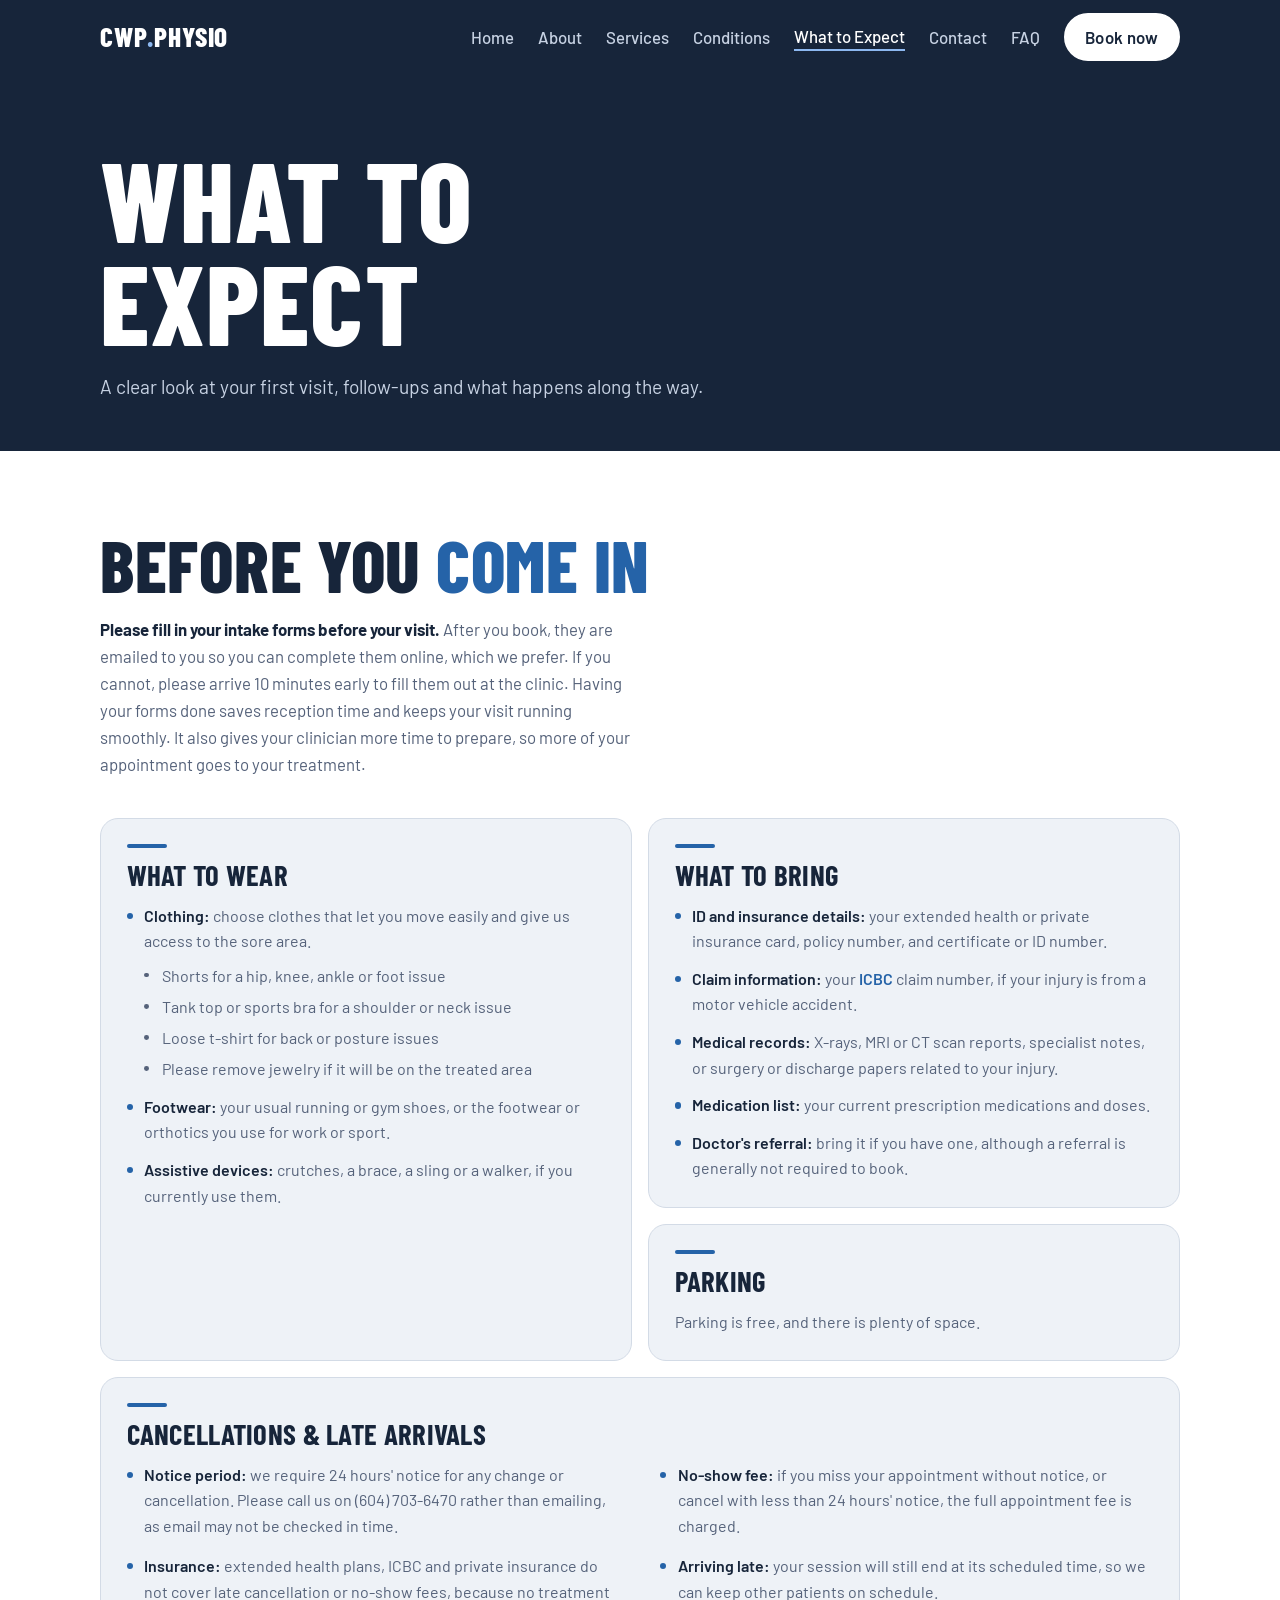
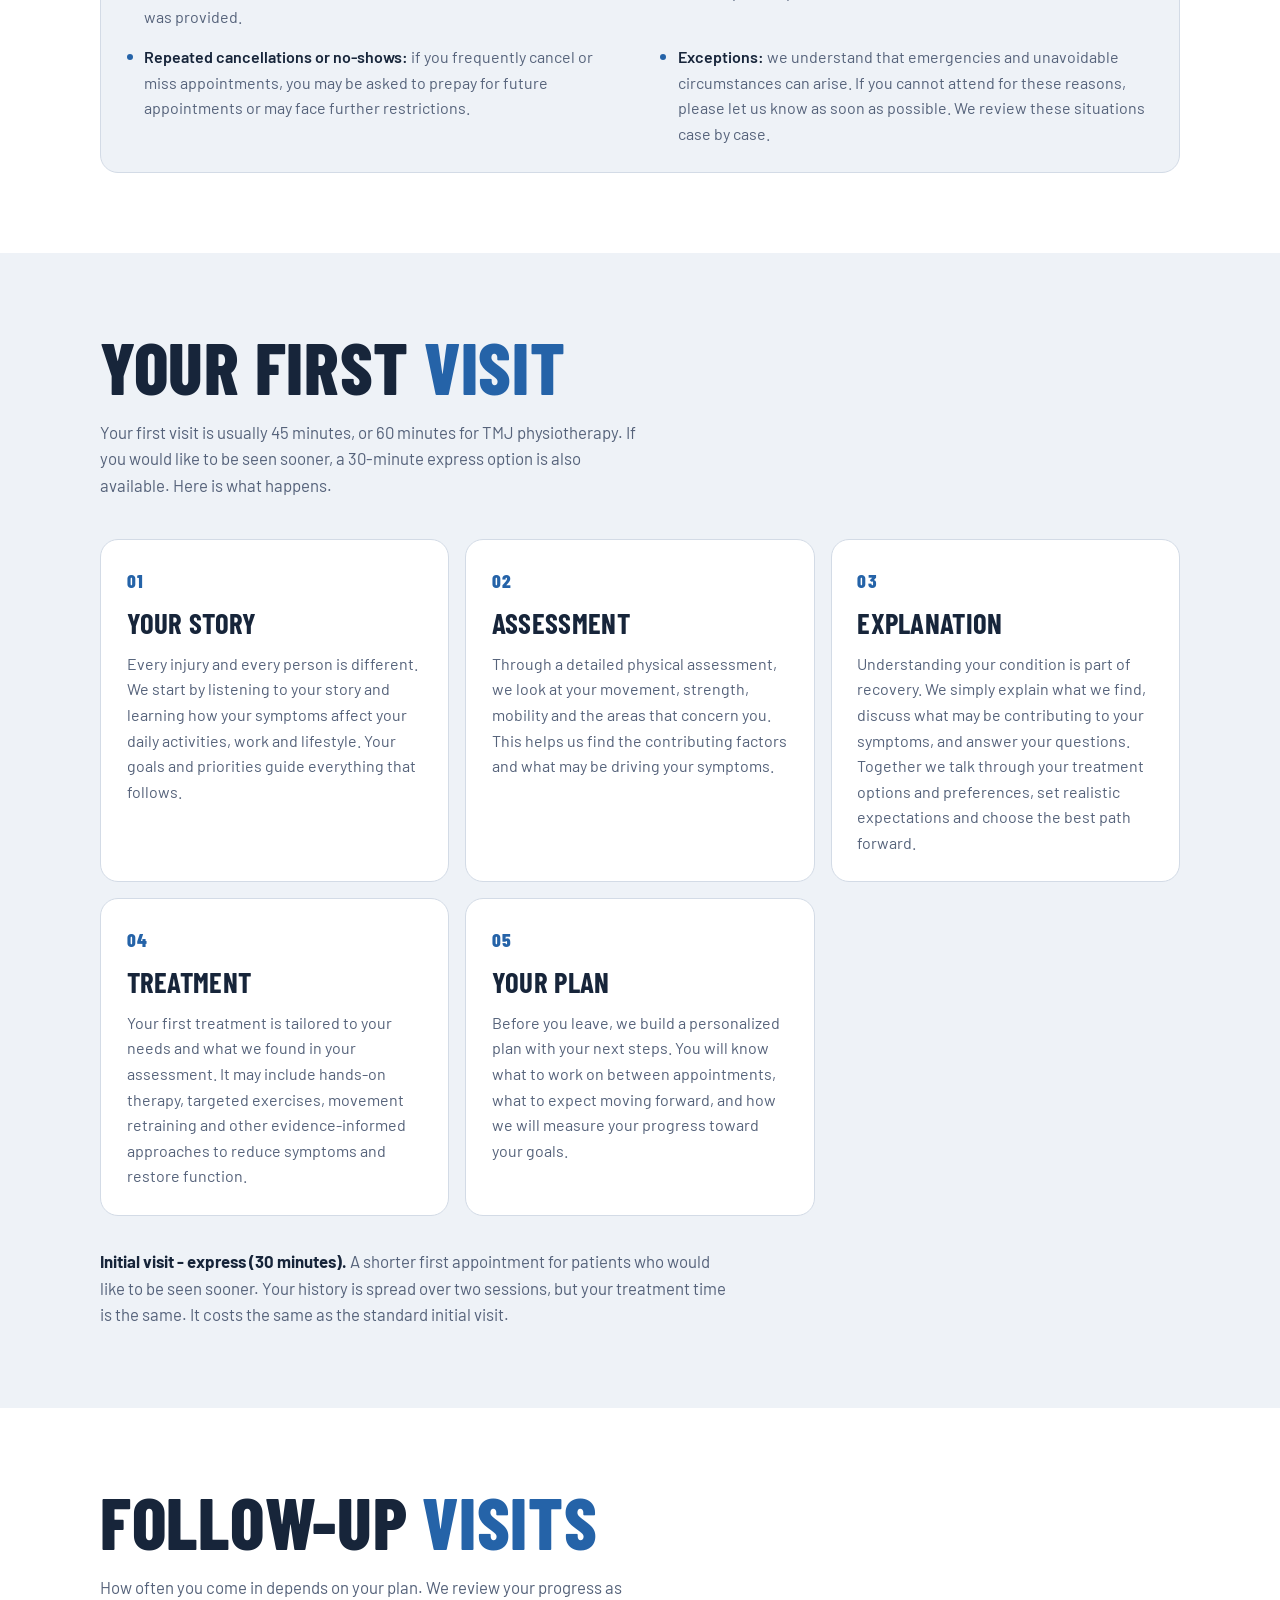
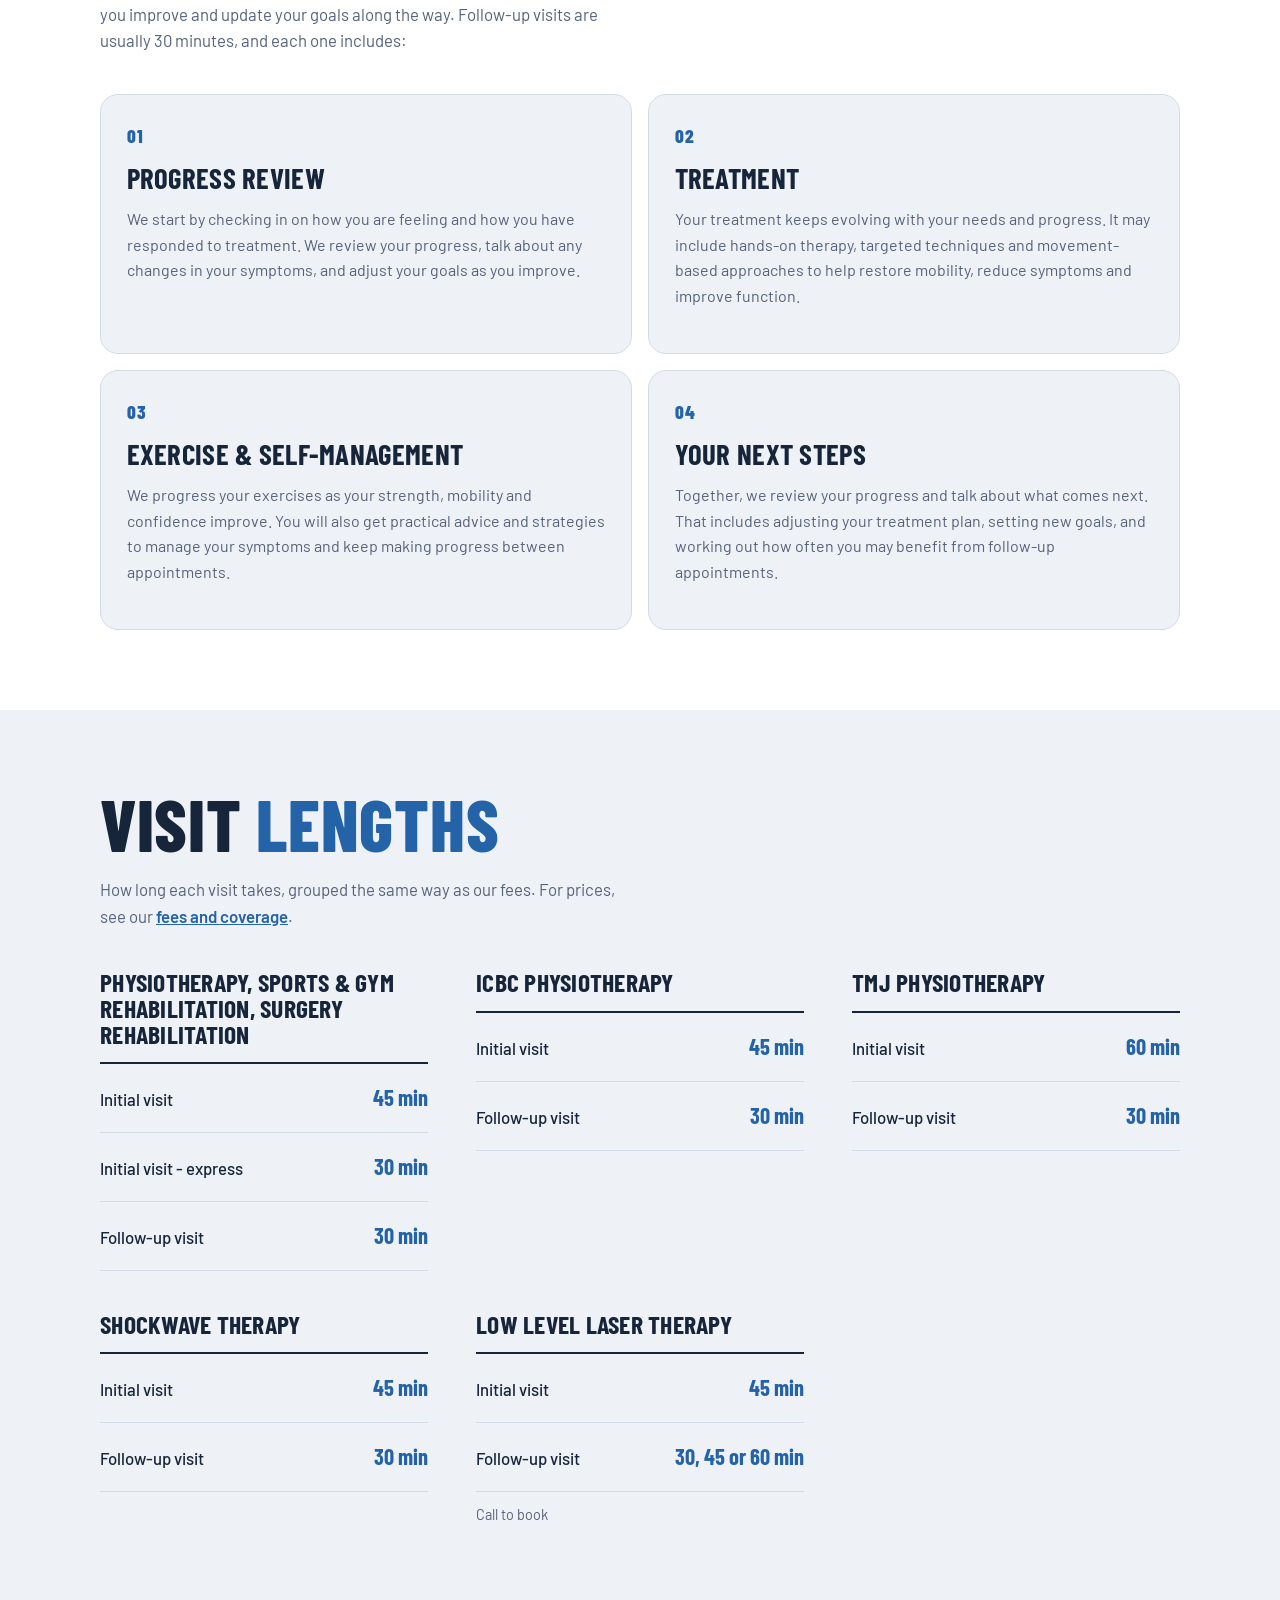
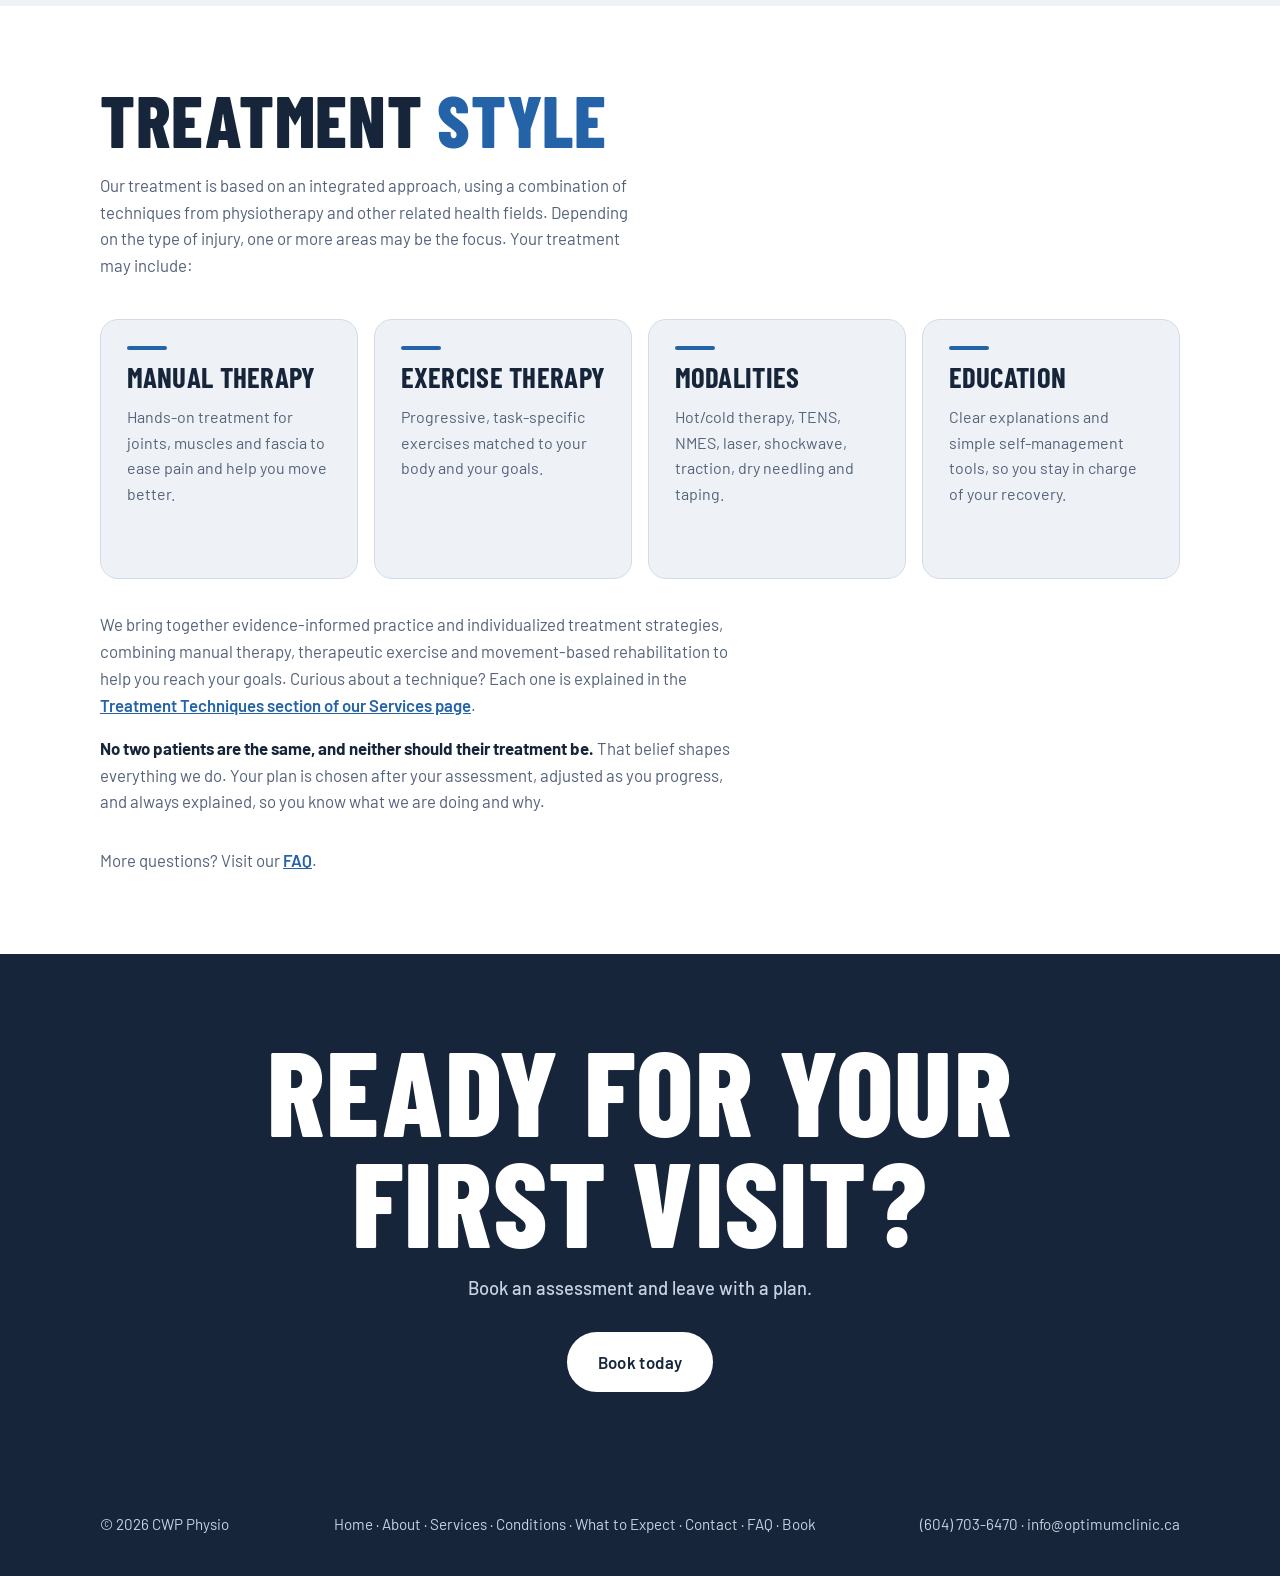
<file: what-to-expect.html>
<!DOCTYPE html>
<html lang="en">
<head>
<meta charset="UTF-8">
<meta name="viewport" content="width=device-width, initial-scale=1">
<title>What to Expect | CWP Physio</title>
<meta name="description" content="What to expect at CWP Physio in Chilliwack, BC: your first visit, follow-up visits, visit lengths, and what to wear and bring.">
<link rel="preconnect" href="https://fonts.googleapis.com">
<link rel="preconnect" href="https://fonts.gstatic.com" crossorigin>
<link href="https://fonts.googleapis.com/css2?family=Barlow+Condensed:wght@700;800&family=Barlow:wght@400;500;600&display=swap" rel="stylesheet">
<link rel="stylesheet" href="styles.css">
<script src="menu.js" defer></script>
<style>
section[id]{scroll-margin-top:4.5rem}
.feelist{list-style:none;padding:0;margin-top:1rem;border-top:2px solid var(--bone)}
.feelist li{display:flex;justify-content:space-between;align-items:baseline;gap:1rem;padding:1rem 0;border-bottom:1px solid var(--line);font-weight:500}
.feelist li span:last-child{font-family:var(--head);font-weight:700;font-size:1.4rem;color:var(--hot);text-align:right;white-space:nowrap}
.feegroups{display:grid;grid-template-columns:repeat(auto-fit,minmax(min(100%,300px),1fr));gap:2.5rem 3rem;margin-top:2.5rem}
.feegroup h3{font-size:1.6rem}
.num{font-family:var(--head);font-weight:800;font-size:1.2rem;letter-spacing:.08em;color:var(--hot)}
.bar{display:block;width:2.5rem;height:4px;border-radius:2px;background:var(--hot)}
.tile.list ul{list-style:none;padding:0;display:grid;gap:.75rem;color:var(--mute);font-size:1rem}
.tile.list li{position:relative;padding-left:1.1rem}
.tile.list li::before{content:"";position:absolute;left:0;top:.62em;width:.4rem;height:.4rem;border-radius:50%;background:var(--hot)}
.tile.list li strong{color:var(--bone);font-weight:600}
.tile.list li ul{margin-top:.55rem;gap:.35rem}
.tile.list li li::before{width:.3rem;height:.3rem;background:var(--mute)}
@media(max-width:640px){
}
</style>
</head>
<body>
<header>
  <div class="wrap">
    <a class="logo" href="index.html">CWP<span class="hot">.</span>Physio</a>
    <nav aria-label="Main">
      <a href="index.html#top">Home</a>
      <a href="about.html">About</a>
      <a href="services.html">Services</a>
      <a href="conditions.html">Conditions</a>
      <a href="what-to-expect.html" aria-current="page">What to Expect</a>
      <a href="locations.html">Contact</a>
      <a href="faq.html">FAQ</a>
      <a class="btn" href="https://optimumclinic.janeapp.com/#/staff_member/48" target="_blank" rel="noopener">Book now</a>
    </nav>
  </div>
</header>
<main>
<div class="pagehead"><div class="wrap">
<h1>What to<br>expect</h1>
<p>A clear look at your first visit, follow-ups and what happens along the way.</p>
</div></div>

<section id="before-you-come-in"><div class="wrap">
<h2>Before you <span class="hot">come in</span></h2>
<p style="margin-top:1.2rem;color:var(--mute)"><strong style="color:var(--bone)">Please fill in your intake forms before your visit.</strong> After you book, they are emailed to you so you can complete them online, which we prefer. If you cannot, please arrive 10 minutes early to fill them out at the clinic. Having your forms done saves reception time and keeps your visit running smoothly. It also gives your clinician more time to prepare, so more of your appointment goes to your treatment.</p>
<div class="tiles tall" style="grid-template-columns:repeat(auto-fit,minmax(min(100%,430px),1fr))">
<div class="tile list"><span class="bar"></span><h3>What to wear</h3>
<ul>
<li><strong>Clothing:</strong> choose clothes that let you move easily and give us access to the sore area.
<ul>
<li>Shorts for a hip, knee, ankle or foot issue</li>
<li>Tank top or sports bra for a shoulder or neck issue</li>
<li>Loose t-shirt for back or posture issues</li>
<li>Please remove jewelry if it will be on the treated area</li>
</ul></li>
<li><strong>Footwear:</strong> your usual running or gym shoes, or the footwear or orthotics you use for work or sport.</li>
<li><strong>Assistive devices:</strong> crutches, a brace, a sling or a walker, if you currently use them.</li>
</ul></div>
<div style="display:grid;gap:1rem;align-content:start">
<div class="tile list"><span class="bar"></span><h3>What to bring</h3>
<ul>
<li><strong>ID and insurance details:</strong> your extended health or private insurance card, policy number, and certificate or ID number.</li>
<li><strong>Claim information:</strong> your <a href="https://www.icbc.com/" target="_blank" rel="noopener" style="color:var(--hot)">ICBC</a> claim number, if your injury is from a motor vehicle accident.</li>
<li><strong>Medical records:</strong> X-rays, MRI or CT scan reports, specialist notes, or surgery or discharge papers related to your injury.</li>
<li><strong>Medication list:</strong> your current prescription medications and doses.</li>
<li><strong>Doctor's referral:</strong> bring it if you have one, although a referral is generally not required to book.</li>
</ul></div>
<div class="tile" style="min-height:0"><span class="bar"></span><h3>Parking</h3><p>Parking is free, and there is plenty of space.</p></div>
</div>
<div class="tile list" style="grid-column:1/-1"><span class="bar"></span><h3>Cancellations &amp; late arrivals</h3>
<ul style="grid-template-columns:repeat(auto-fit,minmax(min(100%,380px),1fr));gap:.9rem 2.5rem">
<li><strong>Notice period:</strong> we require 24 hours' notice for any change or cancellation. Please call us on (604) 703-6470 rather than emailing, as email may not be checked in time.</li>
<li><strong>No-show fee:</strong> if you miss your appointment without notice, or cancel with less than 24 hours' notice, the full appointment fee is charged.</li>
<li><strong>Insurance:</strong> extended health plans, ICBC and private insurance do not cover late cancellation or no-show fees, because no treatment was provided.</li>
<li><strong>Arriving late:</strong> your session will still end at its scheduled time, so we can keep other patients on schedule.</li>
<li><strong>Repeated cancellations or no-shows:</strong> if you frequently cancel or miss appointments, you may be asked to prepay for future appointments or may face further restrictions.</li>
<li><strong>Exceptions:</strong> we understand that emergencies and unavoidable circumstances can arise. If you cannot attend for these reasons, please let us know as soon as possible. We review these situations case by case.</li>
</ul></div>
</div>
</div></section>

<section style="background:var(--bg2)"><div class="wrap">
<h2>Your first <span class="hot">visit</span></h2>
<p style="margin-top:1.2rem;color:var(--mute)">Your first visit is usually 45 minutes, or 60 minutes for TMJ physiotherapy. If you would like to be seen sooner, a 30-minute express option is also available. Here is what happens.</p>
<div class="tiles" style="grid-template-columns:repeat(auto-fit,minmax(min(100%,300px),1fr))">
<div class="tile" style="background:var(--bg)"><span class="num">01</span><h3>Your story</h3><p>Every injury and every person is different. We start by listening to your story and learning how your symptoms affect your daily activities, work and lifestyle. Your goals and priorities guide everything that follows.</p></div>
<div class="tile" style="background:var(--bg)"><span class="num">02</span><h3>Assessment</h3><p>Through a detailed physical assessment, we look at your movement, strength, mobility and the areas that concern you. This helps us find the contributing factors and what may be driving your symptoms.</p></div>
<div class="tile" style="background:var(--bg)"><span class="num">03</span><h3>Explanation</h3><p>Understanding your condition is part of recovery. We simply explain what we find, discuss what may be contributing to your symptoms, and answer your questions. Together we talk through your treatment options and preferences, set realistic expectations and choose the best path forward.</p></div>
<div class="tile" style="background:var(--bg)"><span class="num">04</span><h3>Treatment</h3><p>Your first treatment is tailored to your needs and what we found in your assessment. It may include hands-on therapy, targeted exercises, movement retraining and other evidence-informed approaches to reduce symptoms and restore function.</p></div>
<div class="tile" style="background:var(--bg)"><span class="num">05</span><h3>Your plan</h3><p>Before you leave, we build a personalized plan with your next steps. You will know what to work on between appointments, what to expect moving forward, and how we will measure your progress toward your goals.</p></div>
</div>
<p style="margin-top:2rem;color:var(--mute);max-width:70ch"><strong style="color:var(--bone)">Initial visit - express (30 minutes).</strong> A shorter first appointment for patients who would like to be seen sooner. Your history is spread over two sessions, but your treatment time is the same. It costs the same as the standard initial visit.</p>
</div></section>

<section><div class="wrap">
<h2>Follow-up <span class="hot">visits</span></h2>
<p style="margin-top:1.2rem;color:var(--mute)">How often you come in depends on your plan. We review your progress as you improve and update your goals along the way. Follow-up visits are usually 30 minutes, and each one includes:</p>
<div class="tiles" style="grid-template-columns:repeat(auto-fit,minmax(min(100%,420px),1fr))">
<div class="tile"><span class="num">01</span><h3>Progress Review</h3><p>We start by checking in on how you are feeling and how you have responded to treatment. We review your progress, talk about any changes in your symptoms, and adjust your goals as you improve.</p></div>
<div class="tile"><span class="num">02</span><h3>Treatment</h3><p>Your treatment keeps evolving with your needs and progress. It may include hands-on therapy, targeted techniques and movement-based approaches to help restore mobility, reduce symptoms and improve function.</p></div>
<div class="tile"><span class="num">03</span><h3>Exercise &amp; <span style="white-space:nowrap">Self-Management</span></h3><p>We progress your exercises as your strength, mobility and confidence improve. You will also get practical advice and strategies to manage your symptoms and keep making progress between appointments.</p></div>
<div class="tile"><span class="num">04</span><h3>Your Next Steps</h3><p>Together, we review your progress and talk about what comes next. That includes adjusting your treatment plan, setting new goals, and working out how often you may benefit from follow-up appointments.</p></div>
</div>
</div></section>

<section style="background:var(--bg2)"><div class="wrap">
<h2>Visit <span class="hot">lengths</span></h2>
<p style="margin-top:1.2rem;color:var(--mute)">How long each visit takes, grouped the same way as our fees. For prices, see our <a href="services.html#fees" style="color:var(--hot);font-weight:600">fees and coverage</a>.</p>
<div class="feegroups">
<div class="feegroup"><h3>Physiotherapy, sports &amp; gym rehabilitation, surgery rehabilitation</h3><ul class="feelist">
<li><span>Initial visit</span><span>45 min</span></li>
<li><span>Initial visit - express</span><span>30 min</span></li>
<li><span>Follow-up visit</span><span>30 min</span></li>
</ul></div>
<div class="feegroup"><h3>ICBC physiotherapy</h3><ul class="feelist">
<li><span>Initial visit</span><span>45 min</span></li>
<li><span>Follow-up visit</span><span>30 min</span></li>
</ul></div>
<div class="feegroup"><h3>TMJ physiotherapy</h3><ul class="feelist">
<li><span>Initial visit</span><span>60 min</span></li>
<li><span>Follow-up visit</span><span>30 min</span></li>
</ul></div>
<div class="feegroup"><h3>Shockwave therapy</h3><ul class="feelist">
<li><span>Initial visit</span><span>45 min</span></li>
<li><span>Follow-up visit</span><span>30 min</span></li>
</ul></div>
<div class="feegroup"><h3>Low level laser therapy</h3><ul class="feelist">
<li><span>Initial visit</span><span>45 min</span></li>
<li><span>Follow-up visit</span><span>30, 45 or 60 min</span></li>
</ul><p class="note" style="margin-top:.7rem">Call to book</p></div>
</div>
</div></section>

<section><div class="wrap">
<h2>Treatment <span class="hot">style</span></h2>
<p style="margin-top:1.2rem;color:var(--mute)">Our treatment is based on an integrated approach, using a combination of techniques from physiotherapy and other related health fields. Depending on the type of injury, one or more areas may be the focus. Your treatment may include:</p>
<div class="tiles">
<div class="tile"><span class="bar"></span><h3>Manual therapy</h3><p>Hands-on treatment for joints, muscles and fascia to ease pain and help you move better.</p></div>
<div class="tile"><span class="bar"></span><h3>Exercise therapy</h3><p>Progressive, task-specific exercises matched to your body and your goals.</p></div>
<div class="tile"><span class="bar"></span><h3>Modalities</h3><p>Hot/cold therapy, TENS, NMES, laser, shockwave, traction, dry needling and taping.</p></div>
<div class="tile"><span class="bar"></span><h3>Education</h3><p>Clear explanations and simple self-management tools, so you stay in charge of your recovery.</p></div>
</div>
<p style="margin-top:2rem;color:var(--mute);max-width:70ch">We bring together evidence-informed practice and individualized treatment strategies, combining manual therapy, therapeutic exercise and movement-based rehabilitation to help you reach your goals. Curious about a technique? Each one is explained in the <a href="services.html#techniques" style="color:var(--hot);font-weight:600">Treatment Techniques section of our Services page</a>.</p>
<p style="margin-top:1rem;color:var(--mute);max-width:70ch"><strong style="color:var(--bone)">No two patients are the same, and neither should their treatment be.</strong> That belief shapes everything we do. Your plan is chosen after your assessment, adjusted as you progress, and always explained, so you know what we are doing and why.</p>
<p style="margin-top:2rem;color:var(--mute)">More questions? Visit our <a href="faq.html" style="color:var(--hot);font-weight:600">FAQ</a>.</p>
</div></section>

<div class="band"><div class="wrap"><h2>Ready for your<br>first visit?</h2><p>Book an assessment and leave with a plan.</p><a class="btn" href="https://optimumclinic.janeapp.com/#/staff_member/48" target="_blank" rel="noopener">Book today</a></div></div>
</main>
<footer class="site">
  <div class="wrap">
    <span>&copy; 2026 CWP Physio</span>
    <span><a href="index.html#top">Home</a> &middot; <a href="about.html">About</a> &middot; <a href="services.html">Services</a> &middot; <a href="conditions.html">Conditions</a> &middot; <a href="what-to-expect.html">What to Expect</a> &middot; <a href="locations.html">Contact</a> &middot; <a href="faq.html">FAQ</a> &middot; <a href="book.html">Book</a></span>
    <span><a href="tel:+16047036470">(604) 703-6470</a> &middot; <a href="mailto:info@optimumclinic.ca">info@optimumclinic.ca</a></span>
  </div>
</footer>

</body>
</html>
</file>
<file: styles.css>
:root{--bg:#FFFFFF;--bg2:#EEF2F7;--bone:#17253A;--mute:#55627A;--hot:#2563A8;--line:#D3DBE6;--navy:#17253A;--onnavy:#C7D2E3;--sky:#8DB8F0;
--head:"Barlow Condensed","Arial Narrow",Impact,sans-serif;--body:"Barlow","Segoe UI",Arial,sans-serif}
*{box-sizing:border-box;margin:0}
html{scroll-behavior:smooth}
body{background:var(--bg);color:var(--bone);font-family:var(--body);font-size:1.05rem;line-height:1.6}
a{color:inherit}
:focus-visible{outline:3px solid var(--hot);outline-offset:3px}
header :focus-visible,footer.site :focus-visible,.band :focus-visible,.pagehead :focus-visible,.ticker :focus-visible{outline-color:#fff}
.wrap{max-width:1120px;margin:0 auto;padding:0 1.25rem}
h1,h2,h3{font-family:var(--head);text-transform:uppercase;line-height:.92;letter-spacing:.01em}
h1{font-size:clamp(3.6rem,15vw,9.5rem);font-weight:800}
h2{font-size:clamp(2.4rem,7vw,4.5rem);font-weight:800}
h3{font-size:1.8rem;font-weight:700;line-height:1}
p{max-width:60ch}
.hot{color:var(--hot)}
.btn{display:inline-block;background:var(--hot);color:#fff;font-weight:600;text-decoration:none;padding:.9rem 1.8rem;border-radius:999px;border:2px solid var(--hot);font:inherit;font-weight:600;cursor:pointer;letter-spacing:.02em}
.btn:hover{background:#1D4F85;border-color:#1D4F85}
.btn.ghost{background:transparent;border-color:var(--bone);color:var(--bone)}
.btn.ghost:hover{background:var(--bone);color:var(--bg)}

header{position:sticky;top:0;z-index:5;background:var(--navy);border-bottom:1px solid var(--navy);padding-top:env(safe-area-inset-top,0)}
header .wrap{display:flex;justify-content:space-between;align-items:center;padding-top:.8rem;padding-bottom:.8rem;gap:1rem}
.logo{font-family:var(--head);font-weight:800;font-size:1.7rem;text-transform:uppercase;text-decoration:none;letter-spacing:.03em;color:#fff}
.logo .hot{color:var(--sky)}
nav{display:flex;gap:1.5rem;align-items:center}
nav a:not(.btn){text-decoration:none;font-weight:500;color:var(--onnavy)}
nav a:not(.btn):hover{color:#fff}
nav .btn{padding:.55rem 1.2rem;background:#fff;color:var(--navy);border-color:#fff}
nav .btn:hover{background:#E3ECFA;border-color:#E3ECFA}

.hero{padding:4.5rem 0 3.5rem}
.hero .tag{color:var(--hot);font-weight:600;margin-bottom:1rem}
.hero p.lead{font-size:1.25rem;color:var(--mute);margin:1.6rem 0 2rem}
.cta{display:flex;gap:.8rem;flex-wrap:wrap}

.ticker{overflow:hidden;background:var(--navy);color:#fff;padding:1rem 0;white-space:nowrap}
.ticker div{display:inline-block;animation:slide 40s linear infinite;font-family:var(--head);font-weight:700;font-size:1.5rem;text-transform:uppercase;letter-spacing:.04em}
.ticker span{margin:0 1.2rem}
.ticker i{color:var(--sky);font-style:normal}
@keyframes slide{to{transform:translateX(-50%)}}
@media(prefers-reduced-motion:reduce){.ticker div{animation:none}.ticker{overflow-x:auto}html{scroll-behavior:auto}}

section{padding:5rem 0}
.intro{display:grid;grid-template-columns:1.2fr 1fr;gap:3rem;align-items:start}
.intro p+p{margin-top:1rem;color:var(--mute)}
.proof{display:grid;gap:0;border-top:2px solid var(--bone)}
.proof div{padding:1.1rem 0;border-bottom:1px solid var(--line)}
.proof strong{display:block;font-family:var(--head);font-size:1.9rem;text-transform:uppercase;line-height:1}
.proof span{color:var(--mute)}
@media(max-width:800px){.intro{grid-template-columns:1fr}}

.tiles{display:grid;grid-template-columns:repeat(auto-fit,minmax(240px,1fr));gap:1rem;margin-top:2.5rem}
.tile{background:var(--bg2);border:1px solid var(--line);border-radius:18px;padding:1.6rem;display:flex;flex-direction:column;gap:.8rem;min-height:260px}
.tile p{color:var(--mute);flex:1;font-size:1rem}
.tile h3{overflow-wrap:break-word}
.tile a{font-weight:600;color:var(--hot);text-decoration:none}
.tile a:hover{text-decoration:underline}
.tile:hover{border-color:var(--hot)}

.band{background:var(--navy);color:#fff;text-align:center;padding:5rem 0}
.band h2{font-size:clamp(3rem,11vw,7.5rem)}
.band p{margin:1.2rem auto 1.8rem;font-weight:500;font-size:1.15rem;color:var(--onnavy)}
.band .btn{background:#fff;border-color:#fff;color:var(--navy)}
.band .btn:hover{background:#E3ECFA;border-color:#E3ECFA}

.quote{max-width:820px}
.quote blockquote{font-family:var(--head);font-weight:700;font-size:clamp(1.7rem,4.2vw,2.7rem);line-height:1.1;text-transform:none;margin:1.5rem 0}
.quote cite{font-style:normal;color:var(--mute)}

.faq details{border-bottom:1px solid var(--line)}
.faq summary{cursor:pointer;list-style:none;display:flex;justify-content:space-between;gap:1rem;padding:1.2rem 0;font-family:var(--head);font-weight:700;font-size:1.6rem;text-transform:uppercase;line-height:1.1}
.faq summary::-webkit-details-marker{display:none}
.faq summary::after{content:"+";color:var(--hot);font-size:2rem;line-height:1}
.faq details[open] summary::after{content:"\2212"}
.faq details p{color:var(--mute);padding-bottom:1.3rem}

.locs{display:grid;grid-template-columns:repeat(auto-fit,minmax(300px,1fr));gap:1rem;margin-top:2.5rem}
.loc{border:1px solid var(--line);border-radius:18px;padding:1.6rem;background:var(--bg2)}
.loc h3{margin-bottom:.6rem}
.loc p{color:var(--mute);font-size:1rem;margin-bottom:.4rem}
.loc .cta{margin-top:1rem}
.loc .btn{padding:.6rem 1.2rem}

form{display:grid;gap:.9rem;max-width:560px;margin-top:2rem}
label{display:grid;gap:.3rem;font-weight:500}
input,select,textarea{font:inherit;color:var(--bone);background:var(--bg);border:2px solid var(--line);border-radius:12px;padding:.75rem .9rem}
input:focus,select:focus,textarea:focus{border-color:var(--hot);outline:none}
.note{color:var(--mute);font-size:.9rem}

footer.site{background:var(--navy);color:var(--onnavy);padding:2.5rem 0;font-size:.95rem}
footer.site .wrap{display:flex;flex-wrap:wrap;justify-content:space-between;gap:1rem}
footer.site a{text-decoration:none}
footer.site a:hover{color:#fff}

.pagehead{padding:4.5rem 0 3rem;background:var(--navy);color:#fff}
.pagehead h1{font-size:clamp(3rem,11vw,7rem)}
.pagehead p{color:var(--onnavy);font-size:1.2rem;margin-top:1.2rem}
.split{display:grid;grid-template-columns:1fr 1.2fr;gap:3rem;padding:3rem 0;border-bottom:1px solid var(--line);align-items:start}
.split:last-of-type{border-bottom:0}
.split p{color:var(--mute);margin-top:.8rem}
.split ul{list-style:none;padding:0;display:grid;grid-template-columns:repeat(auto-fit,minmax(200px,1fr));gap:.5rem 1.5rem}
.split li{padding:.5rem 0;border-bottom:1px solid var(--line)}
@media(max-width:800px){.split{grid-template-columns:1fr;gap:1.2rem}}
.team{display:grid;grid-template-columns:repeat(auto-fit,minmax(220px,1fr));gap:1rem;margin-top:2.5rem}
.person .ph{aspect-ratio:4/5;border-radius:18px;background:var(--bg2);border:1px solid var(--line);display:grid;place-items:center;color:var(--mute);font-size:.9rem;margin-bottom:.8rem}
.person p{color:var(--mute);font-size:1rem}
.values{display:grid;grid-template-columns:repeat(auto-fit,minmax(240px,1fr));gap:1rem;margin-top:2.5rem}
.contactbox{display:grid;grid-template-columns:1fr 1fr;gap:3rem}
@media(max-width:800px){.contactbox{grid-template-columns:1fr}}
dl{display:grid;grid-template-columns:auto 1fr;gap:.5rem 1.2rem;margin-top:1.5rem}
dt{font-weight:600}dd{color:var(--mute)}
nav a[aria-current]{color:#fff!important;border-bottom:2px solid var(--sky)}

/* Mobile menu (menu.js adds the button and the has-menu class) */
.menu-btn{display:none}
@media(max-width:1000px){
  header.has-menu .menu-btn{display:inline-flex;align-items:center;gap:.6rem;background:transparent;color:#fff;border:2px solid rgba(255,255,255,.55);border-radius:999px;padding:.4rem 1rem;font:inherit;font-weight:600;cursor:pointer}
  header.has-menu .menu-btn:hover{background:rgba(255,255,255,.12)}
  header.has-menu nav{display:none;position:absolute;top:100%;left:0;right:0;flex-direction:column;align-items:stretch;gap:0;background:var(--navy);padding:.4rem 1.25rem 1.4rem;border-top:1px solid rgba(255,255,255,.18);box-shadow:0 14px 30px rgba(0,0,0,.28)}
  header.has-menu nav.open{display:flex}
  header.has-menu nav a:not(.btn){padding:.95rem 0;border-bottom:1px solid rgba(255,255,255,.14);font-size:1.15rem}
  header.has-menu nav .btn{margin-top:1.2rem;text-align:center;padding:.8rem 1.2rem}
}
@media(max-width:1000px){
  header:not(.has-menu) .wrap{flex-wrap:wrap}
  header:not(.has-menu) nav{flex-wrap:wrap;gap:.6rem 1.1rem}
}

/* ---------- Phone-friendly layout: screens up to 700px wide (desktop is unchanged) ---------- */
details.fold>summary{display:none}
.to-top{display:none}
@media(max-width:700px){
  body{font-size:1rem;line-height:1.5}
  section{padding:2.6rem 0}
  .hero{padding:2.2rem 0 1.8rem}
  .hero h1{font-size:clamp(2.2rem,11vw,3rem)}
  .hero p.lead{font-size:1.1rem;margin:1.1rem 0 1.4rem}
  .pagehead{padding:2.2rem 0 1.8rem}
  .pagehead h1{font-size:clamp(2.4rem,12vw,3rem)}
  .pagehead p{font-size:1.05rem;margin-top:.8rem}
  h2{font-size:clamp(1.9rem,9vw,2.4rem)}
  h3{font-size:1.45rem}
  .band{padding:2.6rem 0}
  .band h2{font-size:clamp(2.2rem,11vw,3rem)}
  .band p{margin:.8rem auto 1.2rem}
  .ticker{padding:.7rem 0}
  .ticker div{font-size:1.2rem}
  .intro{gap:1.6rem}
  .proof strong{font-size:1.5rem}
  .proof div{padding:.8rem 0}
  .split{padding:1.6rem 0;gap:.8rem}
  .split li{padding:.4rem 0}
  .quote blockquote{font-size:1.5rem;margin:1rem 0}
  .faq summary{font-size:1.25rem;padding:1rem 0}
  .locs{margin-top:1.4rem}
  .loc{padding:1.2rem}
  form{margin-top:1.2rem}
  footer.site{padding:1.8rem 0}
  .person .ph{max-width:220px}
  section p[style*="1.8rem"]{margin:0 0 .9rem !important}

  /* card groups become swipeable rows instead of long stacks */
  .tiles,.values{display:flex !important;overflow-x:auto;scroll-snap-type:x mandatory;gap:.8rem;margin:1.4rem -1.25rem 0;padding:0 1.25rem .8rem;scroll-padding-left:1.25rem;-webkit-overflow-scrolling:touch;scrollbar-width:none}
  .tiles::-webkit-scrollbar,.values::-webkit-scrollbar{display:none}
  .tiles>*,.values>*{flex:0 0 82%;min-width:0;scroll-snap-align:start}
  .tile{min-height:0;padding:1.2rem;gap:.6rem}
  .tile p{font-size:.98rem}
  .tiles.tall{align-items:flex-start}

  /* grouped fee and visit-length cards swipe sideways like the other card rows */
  .feegroups{display:flex !important;overflow-x:auto;scroll-snap-type:x mandatory;gap:.8rem;margin:1.4rem -1.25rem 0;padding:0 1.25rem .8rem;scroll-padding-left:1.25rem;-webkit-overflow-scrolling:touch;scrollbar-width:none}
  .feegroups::-webkit-scrollbar{display:none}
  .feegroups>.feegroup{flex:0 0 82%;min-width:0;scroll-snap-align:start;background:var(--bg);border:1px solid var(--line);border-radius:18px;padding:1.2rem}
  .feegroup h3{font-size:1.35rem}
  .feegroups .feelist li{padding:.8rem 0}

  /* long lists fold away until you tap them */
  details.fold>summary{display:flex;justify-content:space-between;align-items:center;cursor:pointer;list-style:none;padding:.75rem 1.1rem;border:2px solid var(--bone);border-radius:999px;font-weight:600;margin-top:1rem}
  details.fold>summary::-webkit-details-marker{display:none}
  details.fold>summary::after{content:"+";font-size:1.5rem;line-height:1;color:var(--hot)}
  details.fold[open]>summary::after{content:"\2212"}
  details.fold[open]>summary{margin-bottom:.8rem}
  section .jump{flex-wrap:nowrap;overflow-x:auto;margin-right:-1.25rem;padding-right:1.25rem;scrollbar-width:none}
  section .jump::-webkit-scrollbar{display:none}
  section .jump .btn{flex:none}

  /* back-to-top button */
  .to-top.show{display:flex;align-items:center;justify-content:center;position:fixed;right:1rem;bottom:1.5rem;z-index:40;width:3rem;height:3rem;border-radius:50%;border:2px solid var(--navy);background:#fff;color:var(--navy);font-size:1.4rem;box-shadow:0 6px 18px rgba(0,0,0,.3);cursor:pointer}
}

/* ---------- Phone booking bar (menu.js adds the bar; desktop is unchanged) ---------- */
.book-bar{display:none}
@media(max-width:700px){
  .book-bar{display:flex;gap:.6rem;position:fixed;left:0;right:0;bottom:0;z-index:30;background:var(--navy);padding:.65rem .8rem calc(.65rem + env(safe-area-inset-bottom,0px));box-shadow:0 -6px 18px rgba(0,0,0,.25);transform:translateY(110%);transition:transform .2s ease}
  .book-bar.show{transform:translateY(0)}
  .book-bar a{display:flex;align-items:center;justify-content:center;border-radius:999px;font-weight:600;text-decoration:none}
  .book-bar .main{flex:1;background:#fff;color:var(--navy);padding:.75rem 1rem}
  .book-bar .call{flex:none;width:3.2rem;border:2px solid rgba(255,255,255,.65);color:#fff}
  .book-bar .call svg{width:1.25rem;height:1.25rem}
  .book-bar a:focus-visible{outline:3px solid var(--sky);outline-offset:2px}
  body.has-bar footer.site{padding-bottom:calc(5.5rem + env(safe-area-inset-bottom,0px))}
  body.bar-on .to-top.show{bottom:calc(var(--bar-h,4.6rem) + 1.1rem)}

  /* the bar covers these repeats, so they are hidden on phones (hero and closing banner buttons stay) */
  .tile>a[href*="janeapp.com"]{display:none}
  .split .btn{display:none}
  .cta-row{display:none}
  .loc .cta{display:none}
  section>.wrap>a.btn[href*="janeapp.com"]{display:none}
}
</file>
